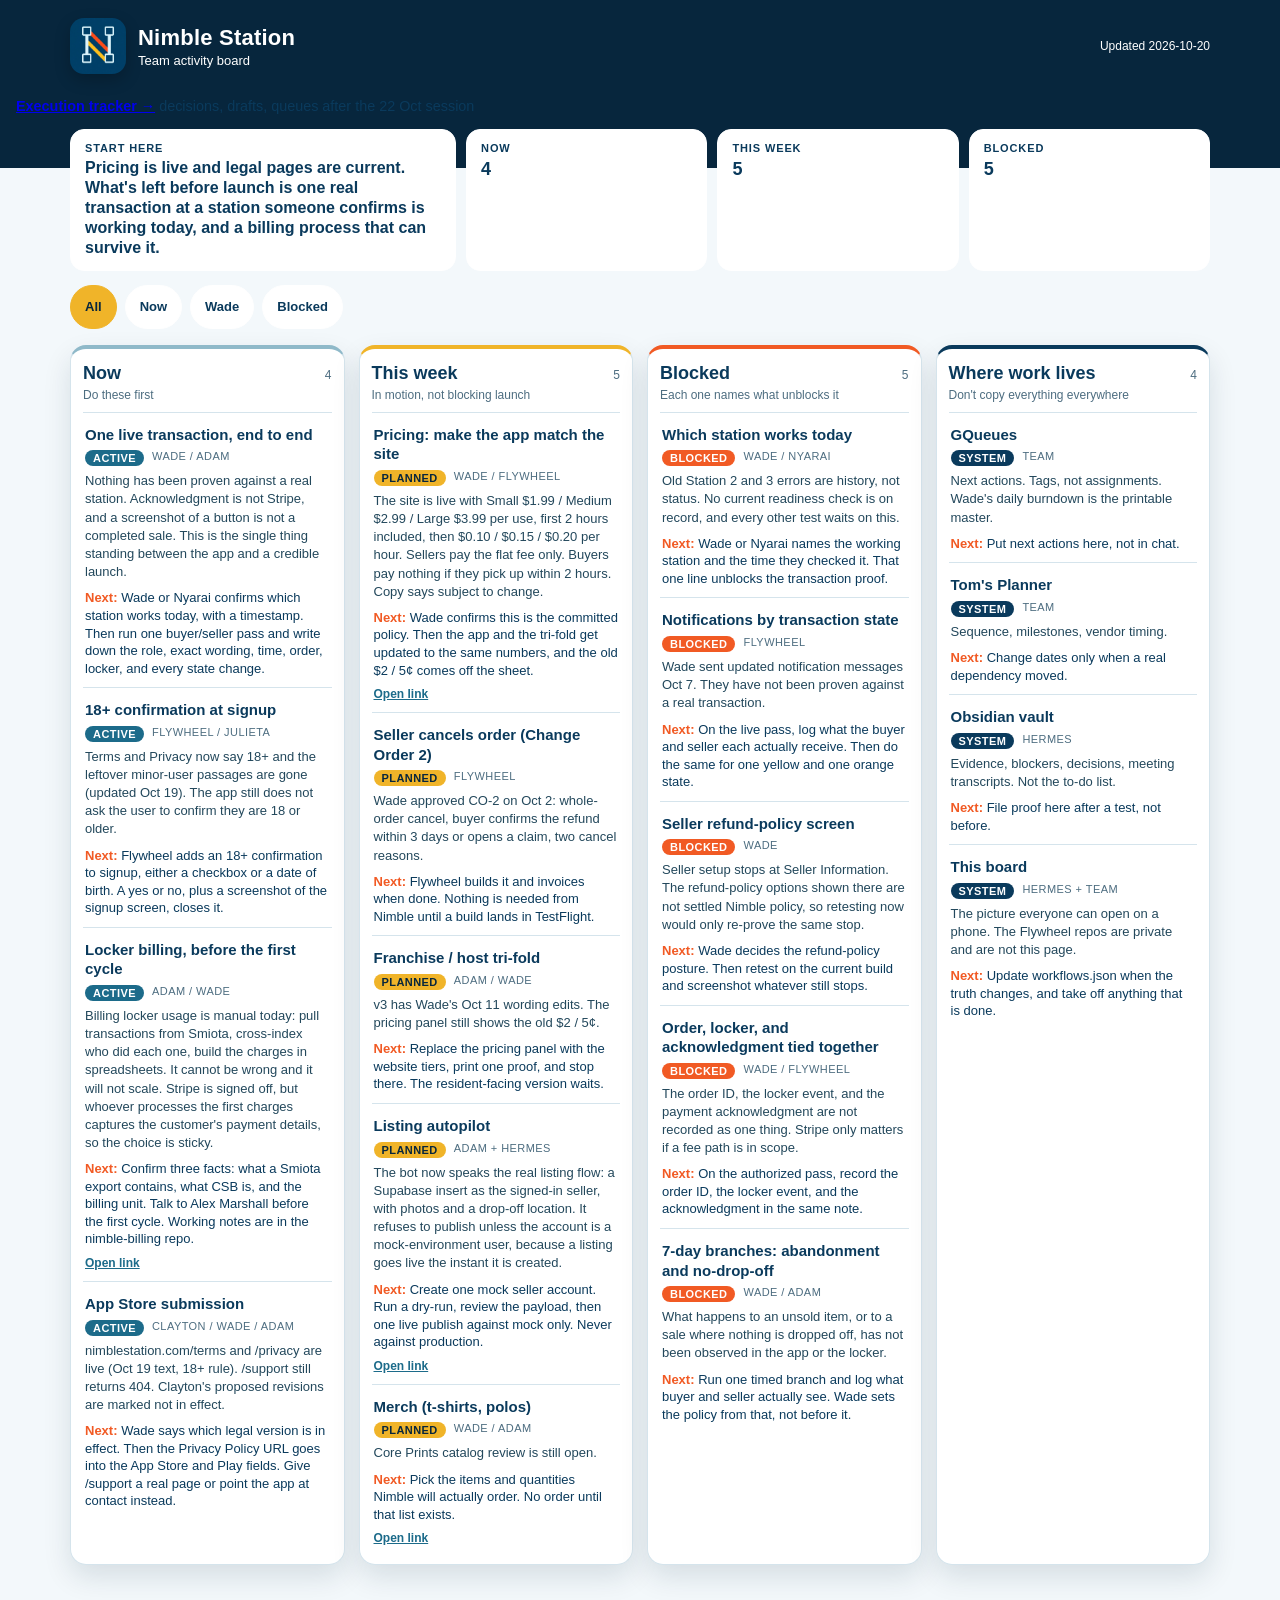
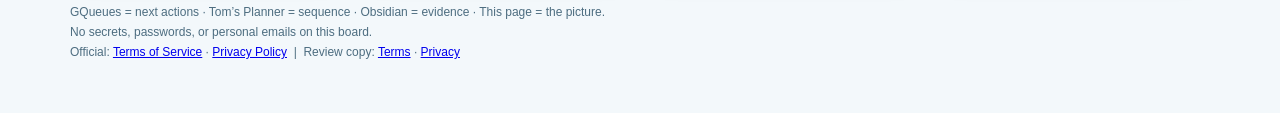
<file: index.html>
<!DOCTYPE html>
<html lang="en">
<head>
  <meta charset="utf-8">
  <meta name="viewport" content="width=device-width, initial-scale=1">
  <title>Nimble Station — Activity Board</title>
  <link rel="icon" href="assets/nimble-logo.png">
  <link rel="apple-touch-icon" href="assets/nimble-logo.png">
  <link rel="stylesheet" href="styles.css">
</head>
<body>
  <header class="top">
    <div class="brand">
      <img class="logo" src="assets/nimble-logo.png" alt="Nimble Station">
      <div>
        <h1>Nimble Station</h1>
        <p class="tag">Team activity board</p>
      </div>
    </div>
    <p class="updated" id="updated">Updated —</p>
  </header>
  <p style="padding:0 1rem;font-size:.9rem"><a href="execution/" style="font-weight:600">Execution tracker →</a> decisions, drafts, queues after the 22 Oct session</p>

  <section class="pulse" id="pulse"></section>
  <nav class="filters" id="filters" aria-label="Board filters">
    <button type="button" data-filter="all" class="on">All</button>
    <button type="button" data-filter="now">Now</button>
    <button type="button" data-filter="wade">Wade</button>
    <button type="button" data-filter="blocked">Blocked</button>
  </nav>

  <main id="board" class="board">
    <p class="loading">Loading board…</p>
  </main>

  <footer>
    <p>GQueues = next actions · Tom’s Planner = sequence · Obsidian = evidence · This page = the picture.</p>
    <p>No secrets, passwords, or personal emails on this board.</p>
    <p>Official: <a href="https://www.nimblestation.com/terms">Terms of Service</a> · <a href="https://www.nimblestation.com/privacy">Privacy Policy</a> &nbsp;|&nbsp; Review copy: <a href="terms-privacy-review/terms/">Terms</a> · <a href="terms-privacy-review/privacy/">Privacy</a></p>
  </footer>

  <script src="app.js"></script>
</body>
</html>
</file>
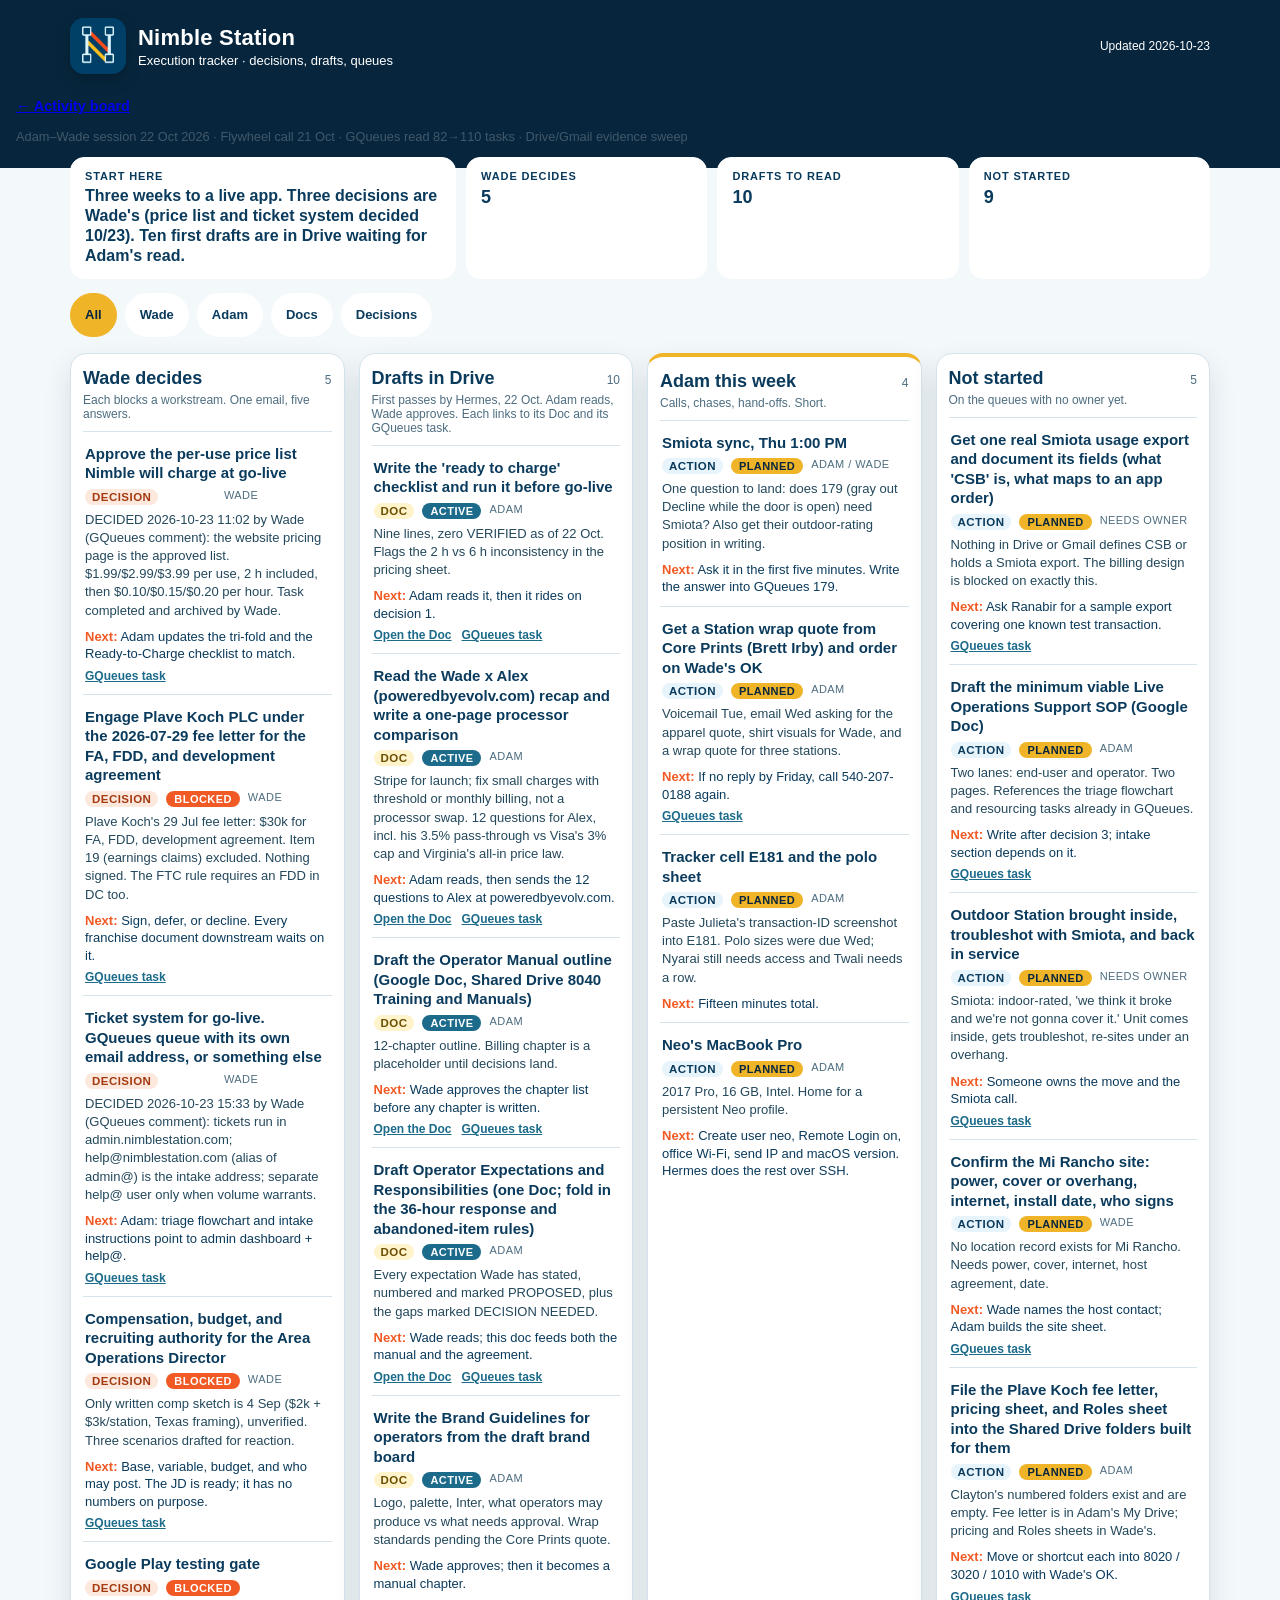
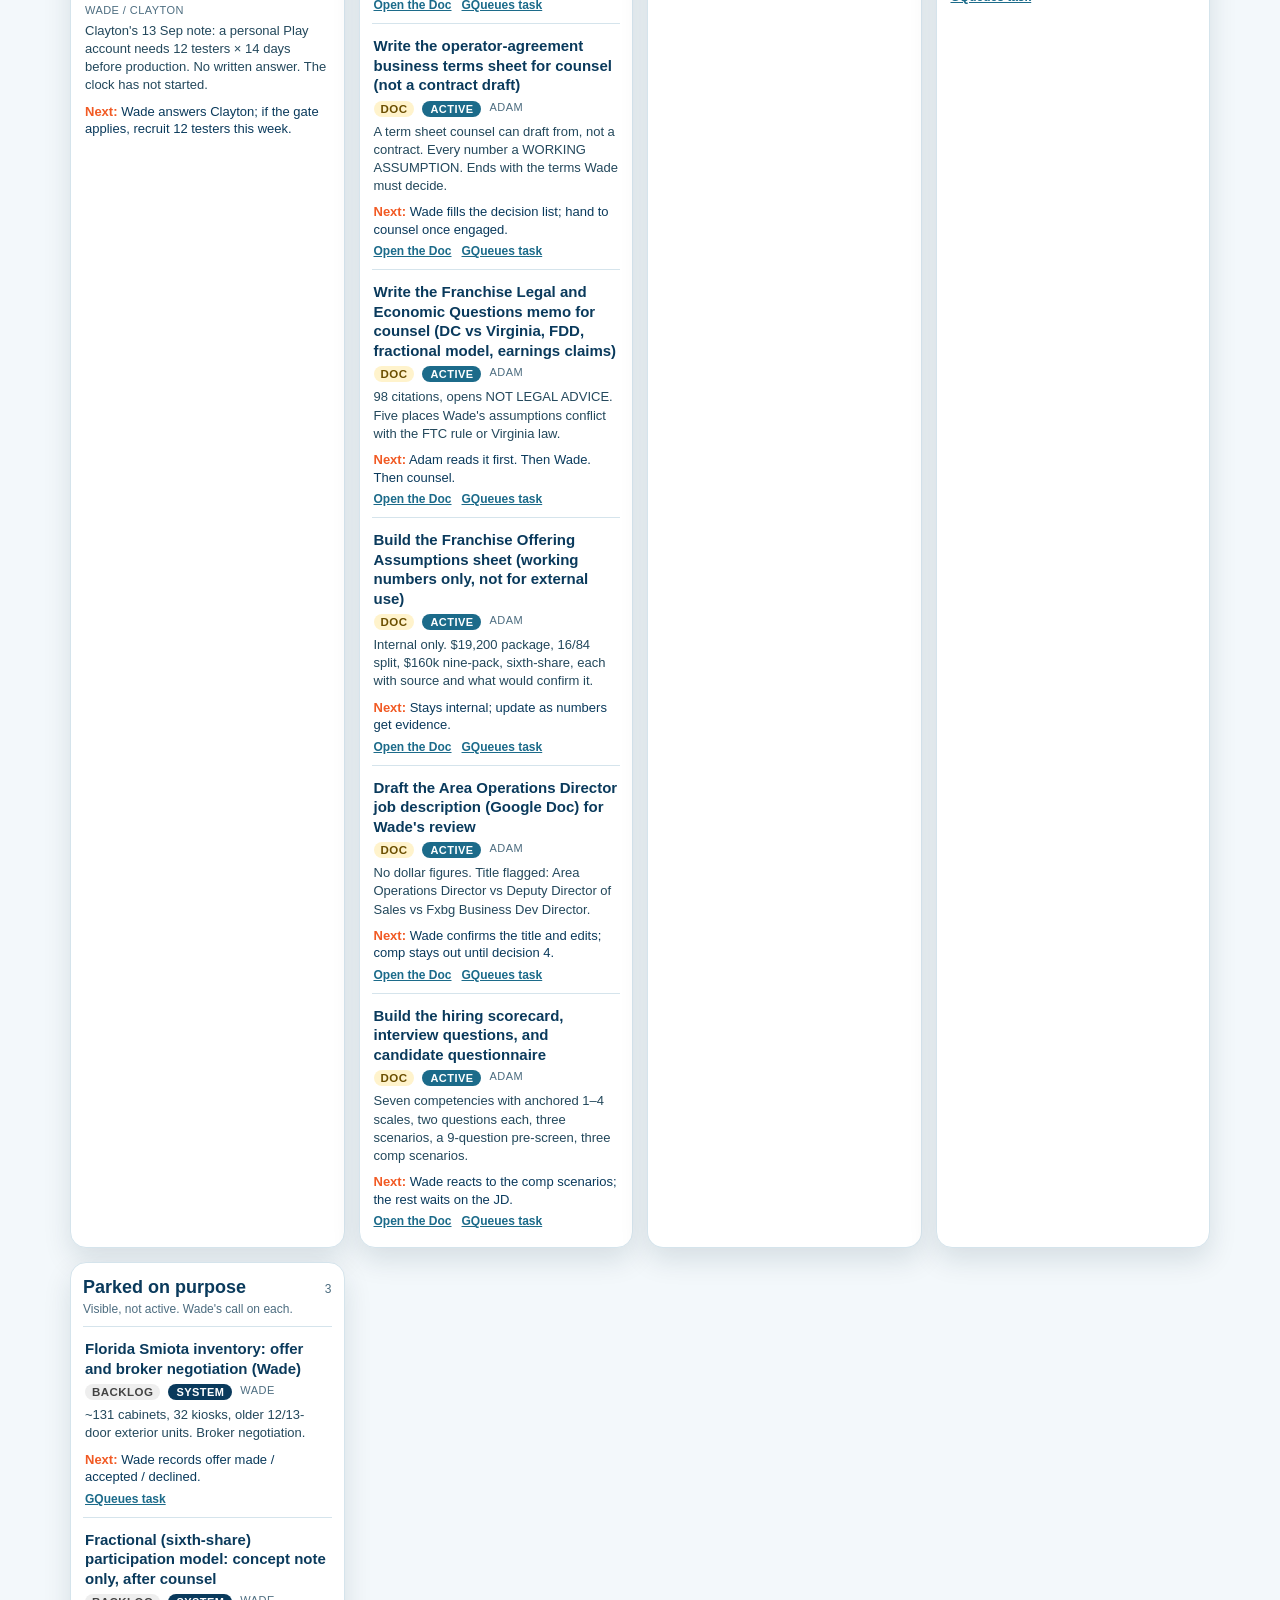
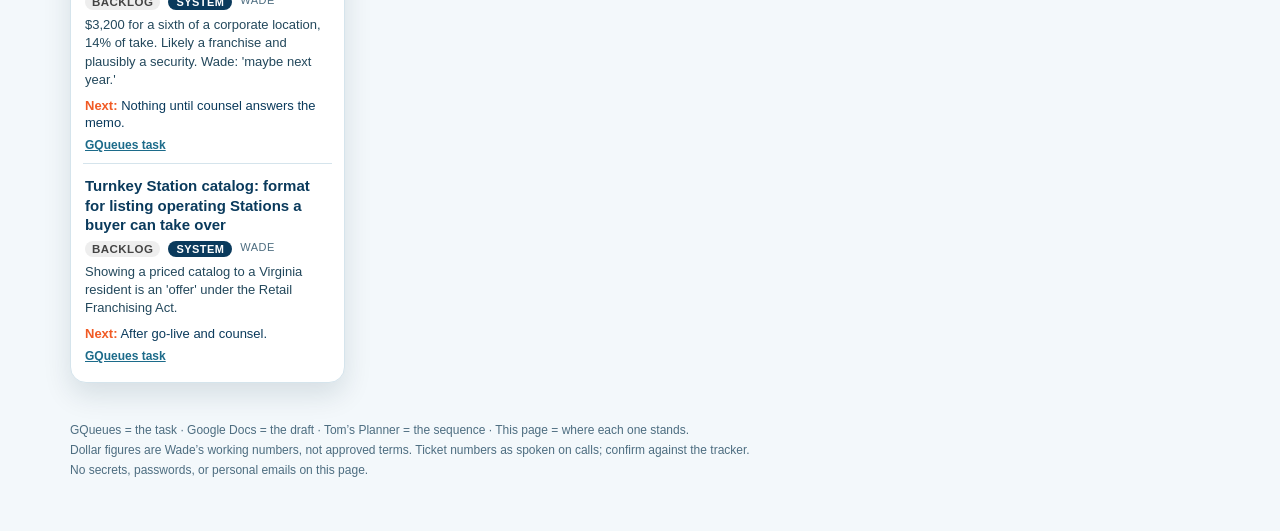
<file: execution/index.html>
<!DOCTYPE html>
<html lang="en">
<head>
  <meta charset="utf-8">
  <meta name="viewport" content="width=device-width, initial-scale=1">
  <title>Nimble Station — Execution Tracker</title>
  <link rel="icon" href="../assets/nimble-logo.png">
  <link rel="apple-touch-icon" href="../assets/nimble-logo.png">
  <link rel="stylesheet" href="../styles.css">
  <style>
    .kind { font-size: .72rem; font-weight: 700; letter-spacing: .04em; text-transform: uppercase; padding: 2px 7px; border-radius: 10px; background: #e8f4fb; color: #0a3a5c; }
    .kind.decision { background: #fde8de; color: #a33a10; }
    .kind.doc { background: #fff3cc; color: #6b4e00; }
    .kind.backlog { background: #eee; color: #444; }
    .links a { display: inline-block; margin: 6px 10px 0 0; font-weight: 600; }
    .crumbs { padding: 0 1rem; font-size: .9rem; }
    .crumbs a { font-weight: 600; }
    .source { padding: 0 1rem; font-size: .8rem; color: #41586b; }
  </style>
</head>
<body>
  <header class="top">
    <div class="brand">
      <img class="logo" src="../assets/nimble-logo.png" alt="Nimble Station">
      <div>
        <h1>Nimble Station</h1>
        <p class="tag">Execution tracker · decisions, drafts, queues</p>
      </div>
    </div>
    <p class="updated" id="updated">Updated —</p>
  </header>
  <p class="crumbs"><a href="../">← Activity board</a></p>
  <p class="source" id="source"></p>

  <section class="pulse" id="pulse"></section>
  <nav class="filters" id="filters" aria-label="Tracker filters">
    <button type="button" data-filter="all" class="on">All</button>
    <button type="button" data-filter="wade">Wade</button>
    <button type="button" data-filter="adam">Adam</button>
    <button type="button" data-filter="doc">Docs</button>
    <button type="button" data-filter="decision">Decisions</button>
  </nav>

  <main id="board" class="board">
    <p class="loading">Loading tracker…</p>
  </main>

  <footer>
    <p>GQueues = the task · Google Docs = the draft · Tom’s Planner = the sequence · This page = where each one stands.</p>
    <p>Dollar figures are Wade’s working numbers, not approved terms. Ticket numbers as spoken on calls; confirm against the tracker.</p>
    <p>No secrets, passwords, or personal emails on this page.</p>
  </footer>

  <script src="app.js"></script>
</body>
</html>
</file>
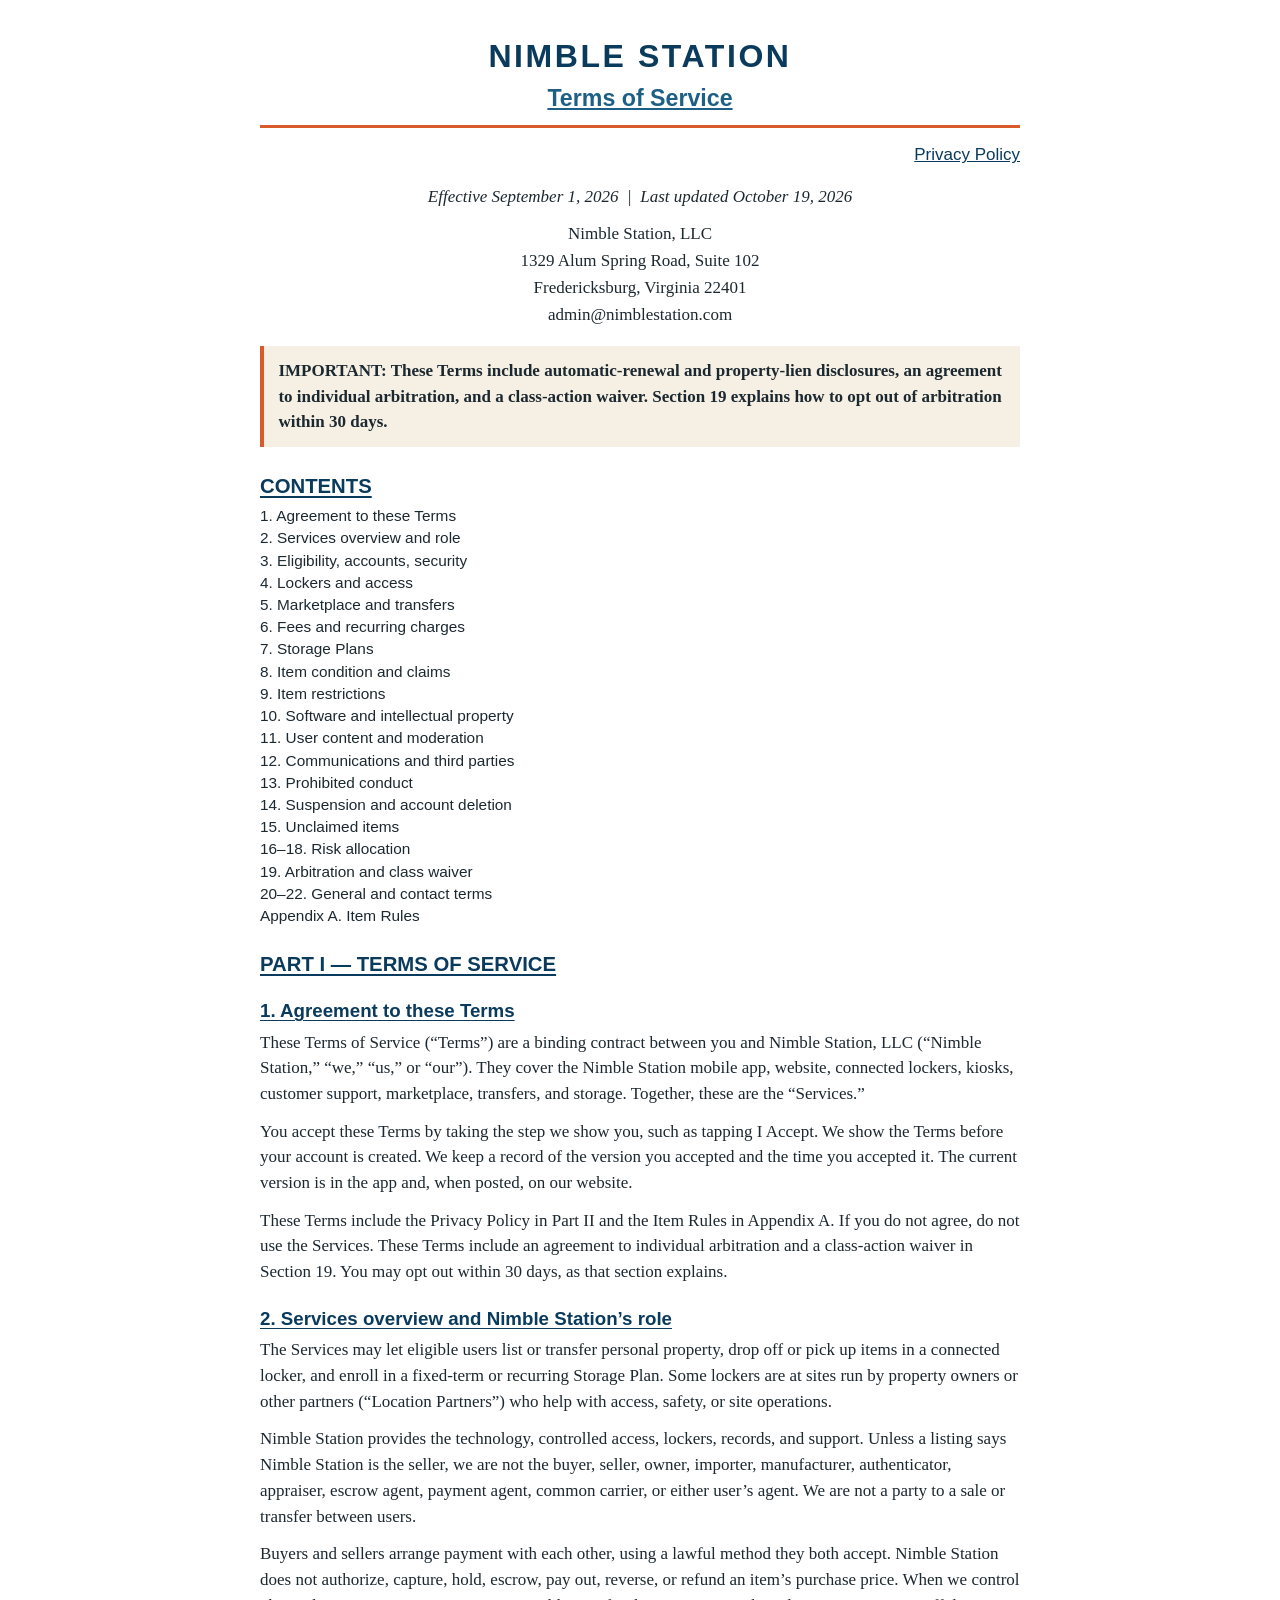
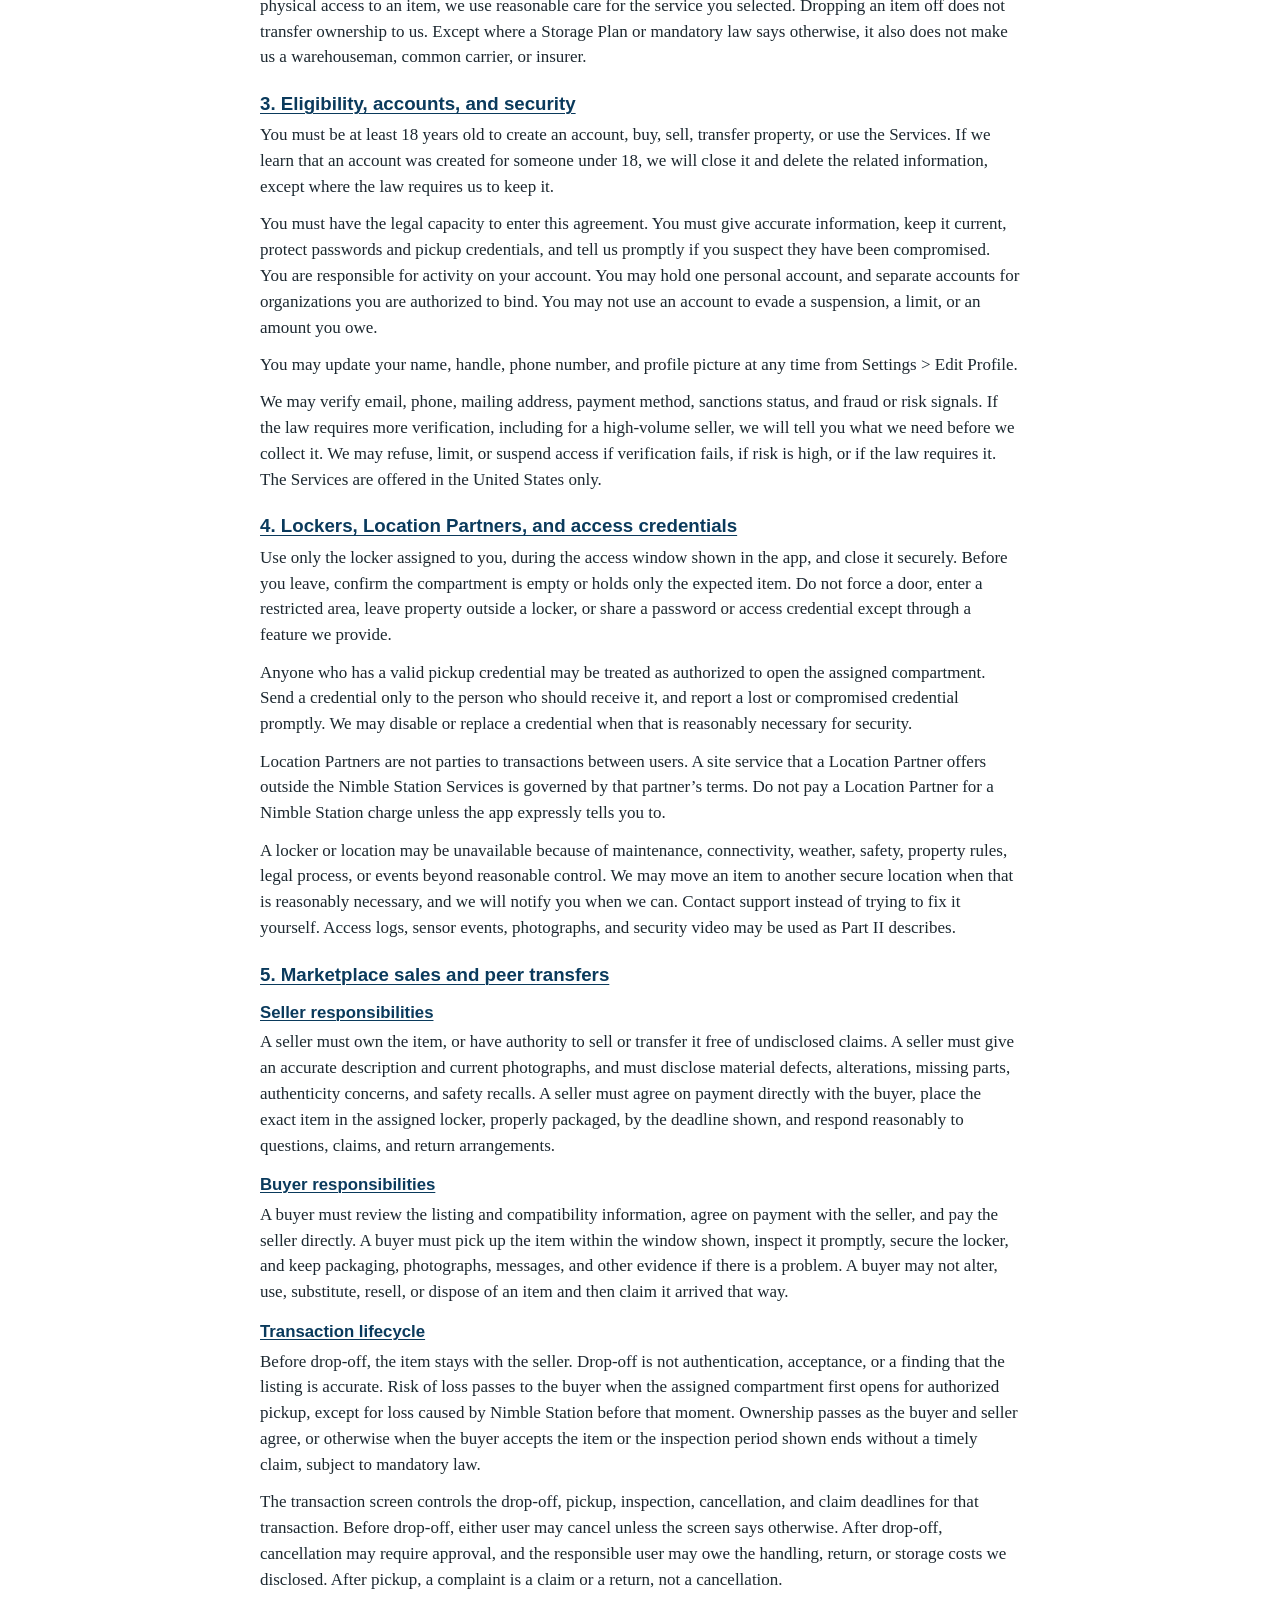
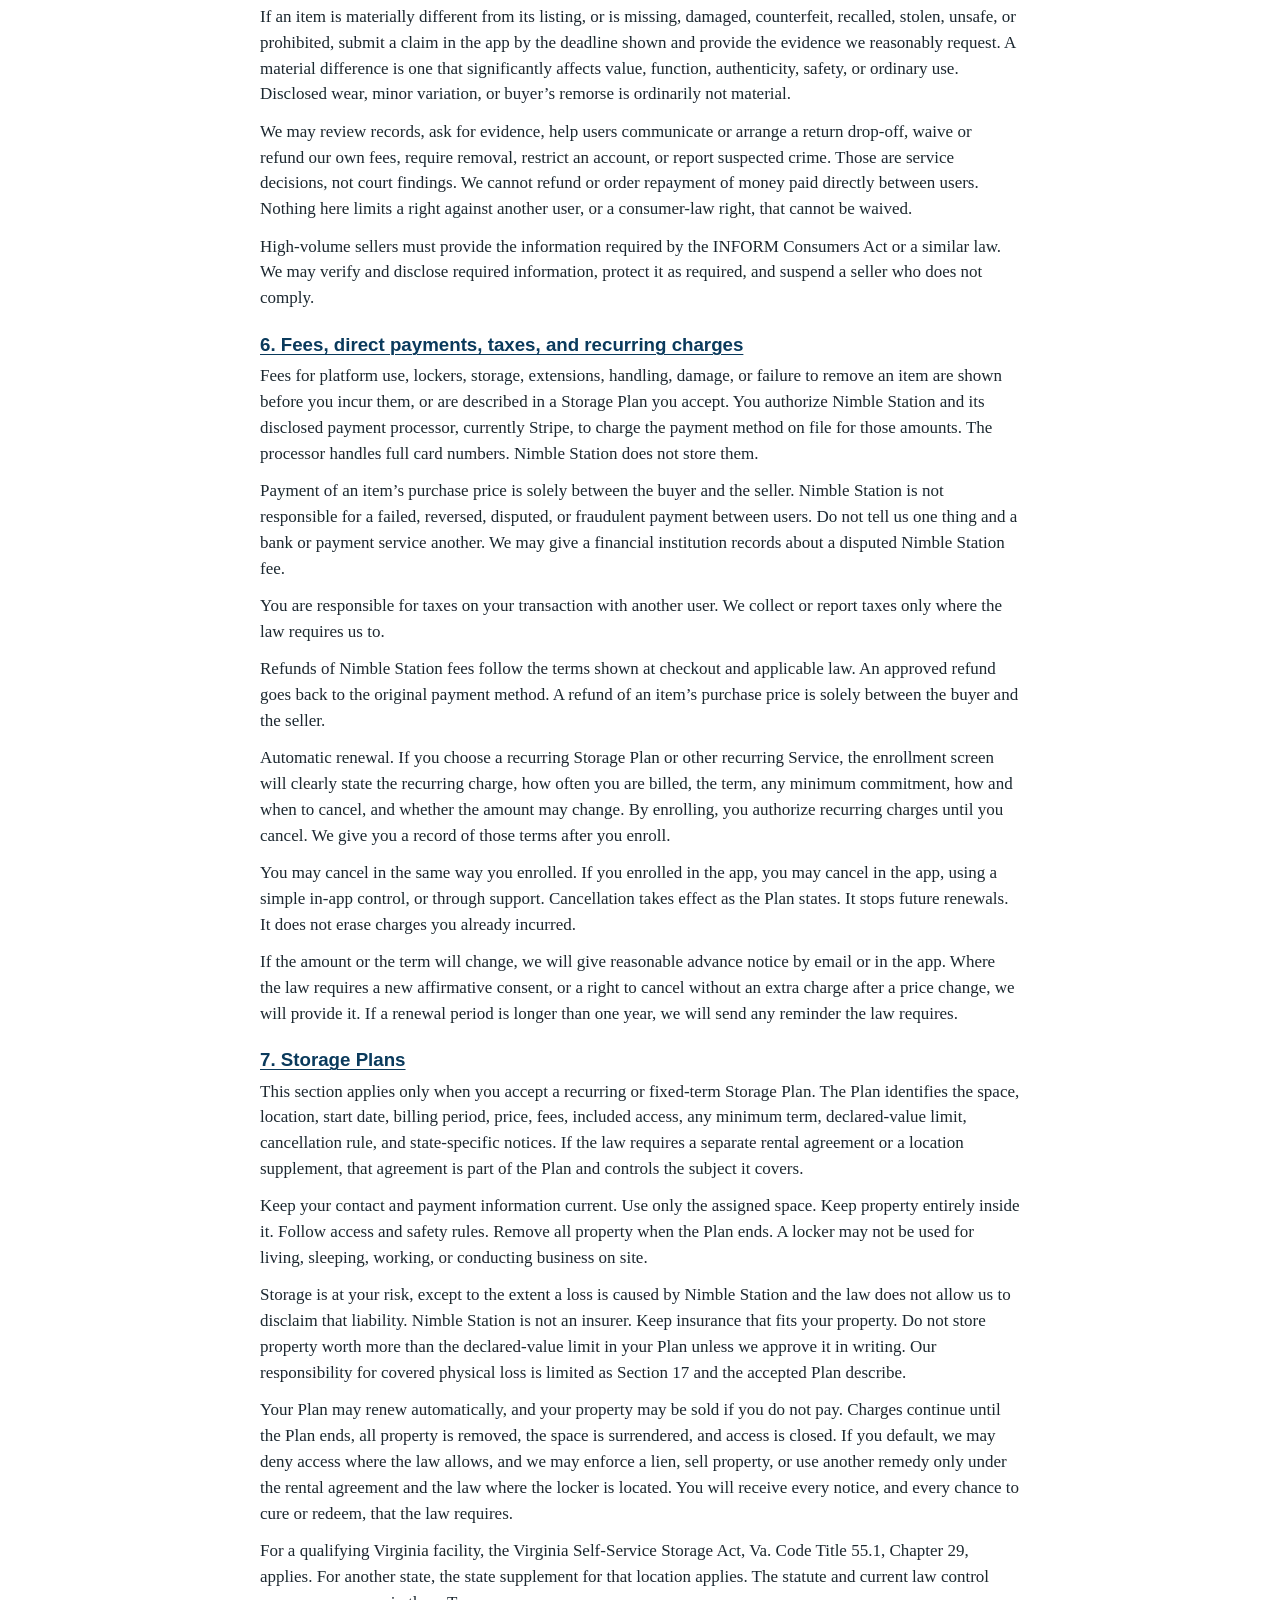
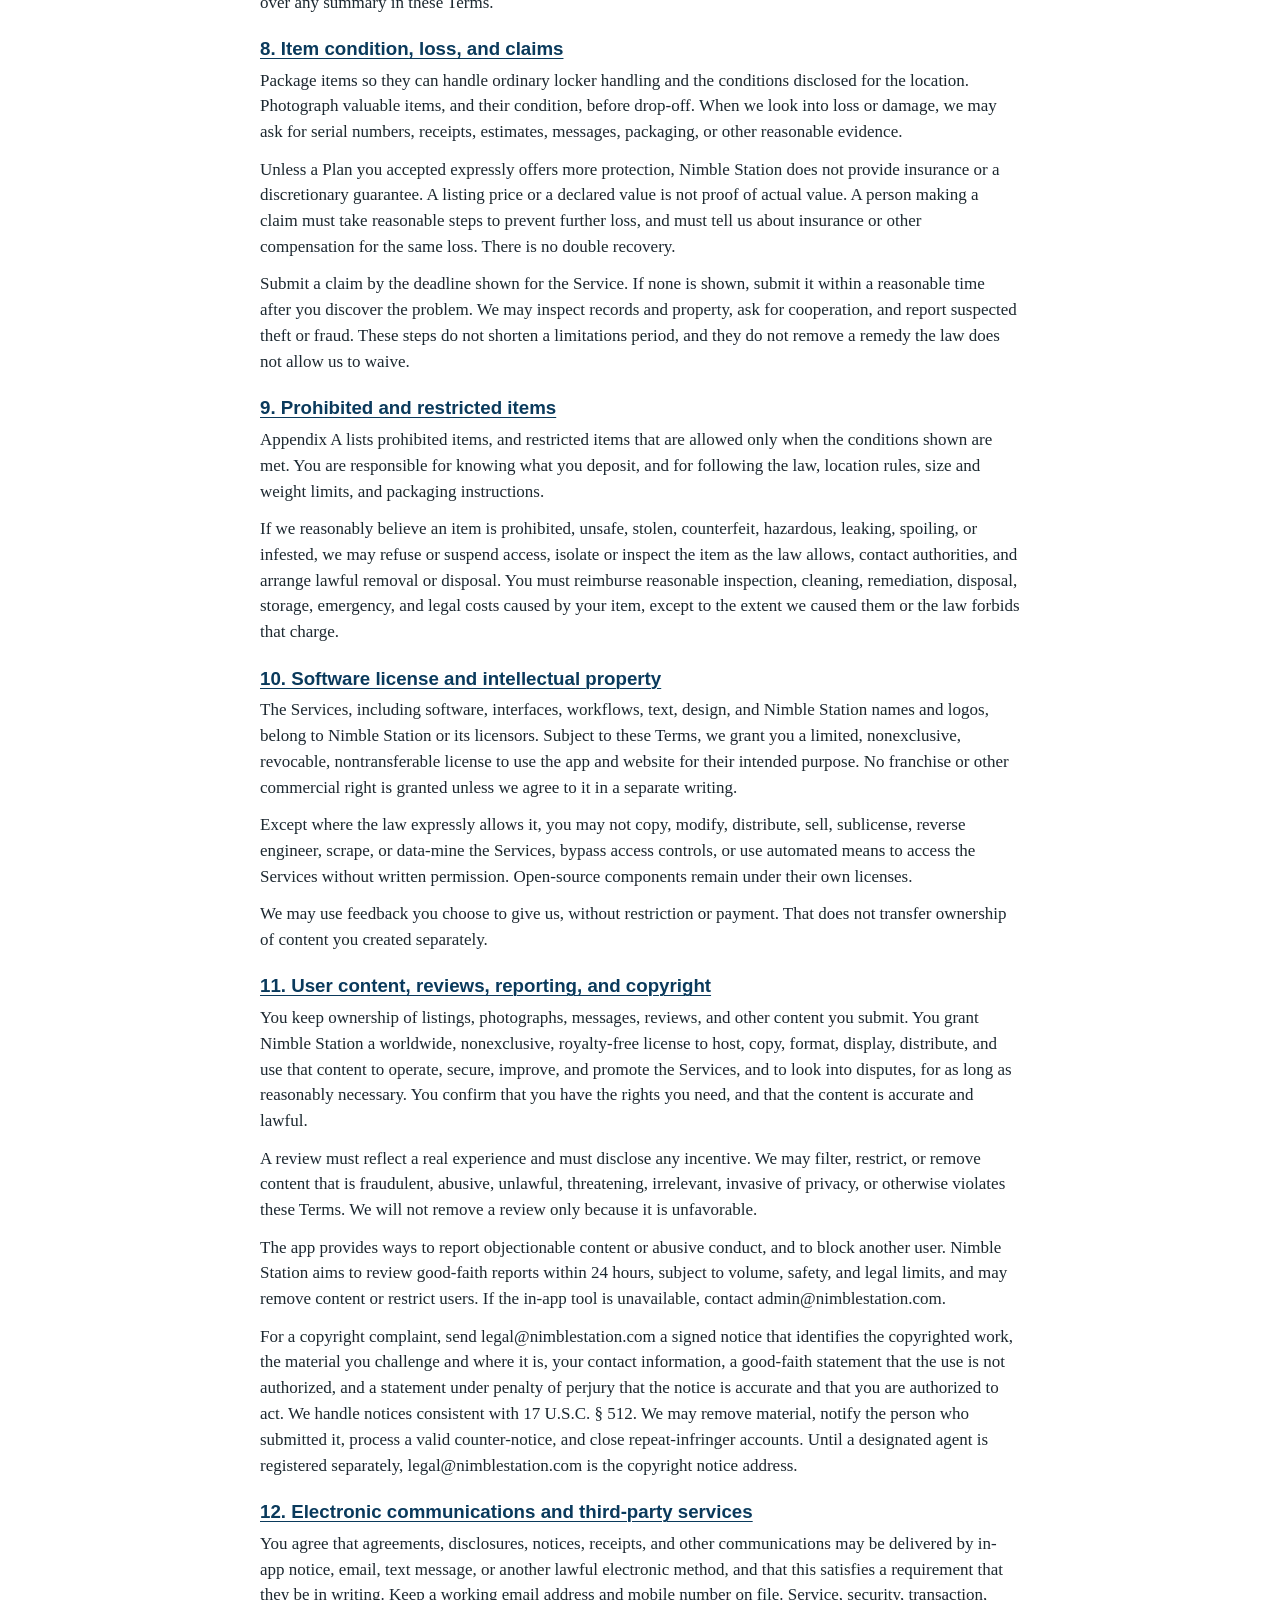
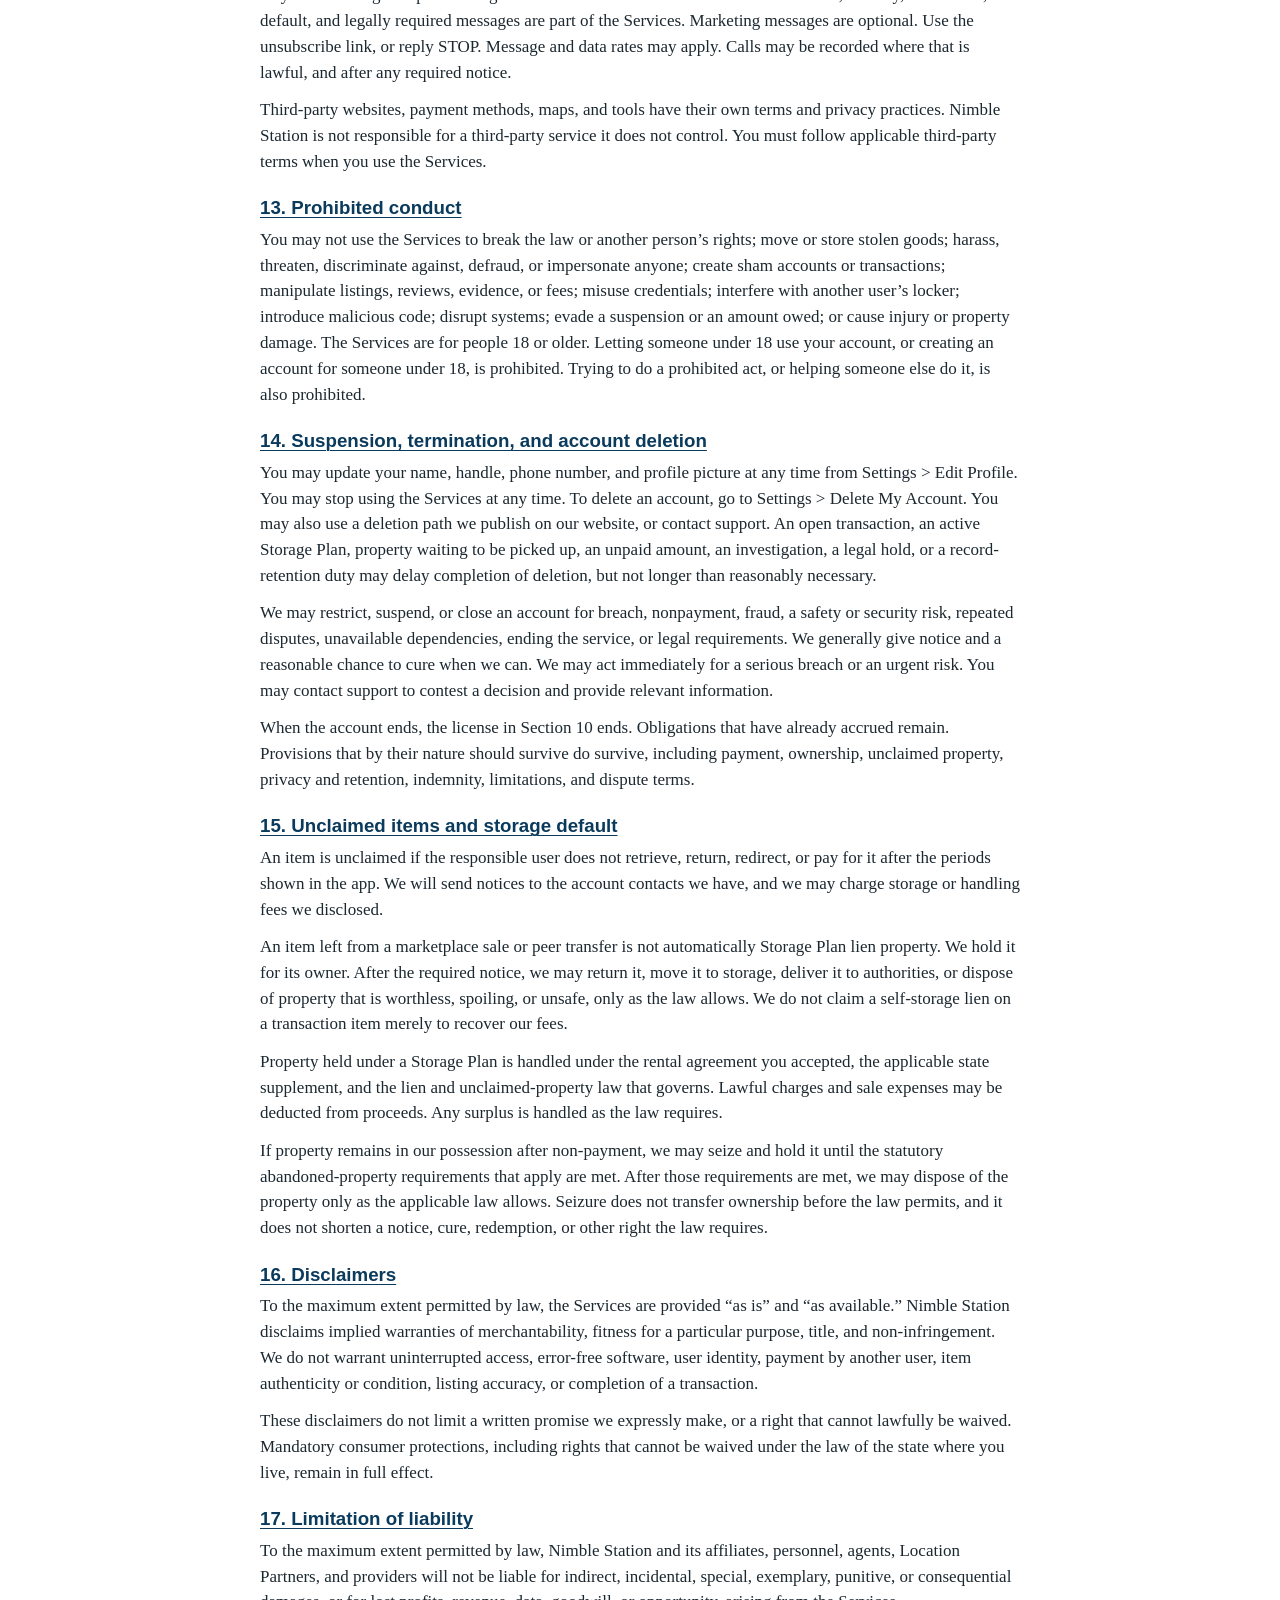
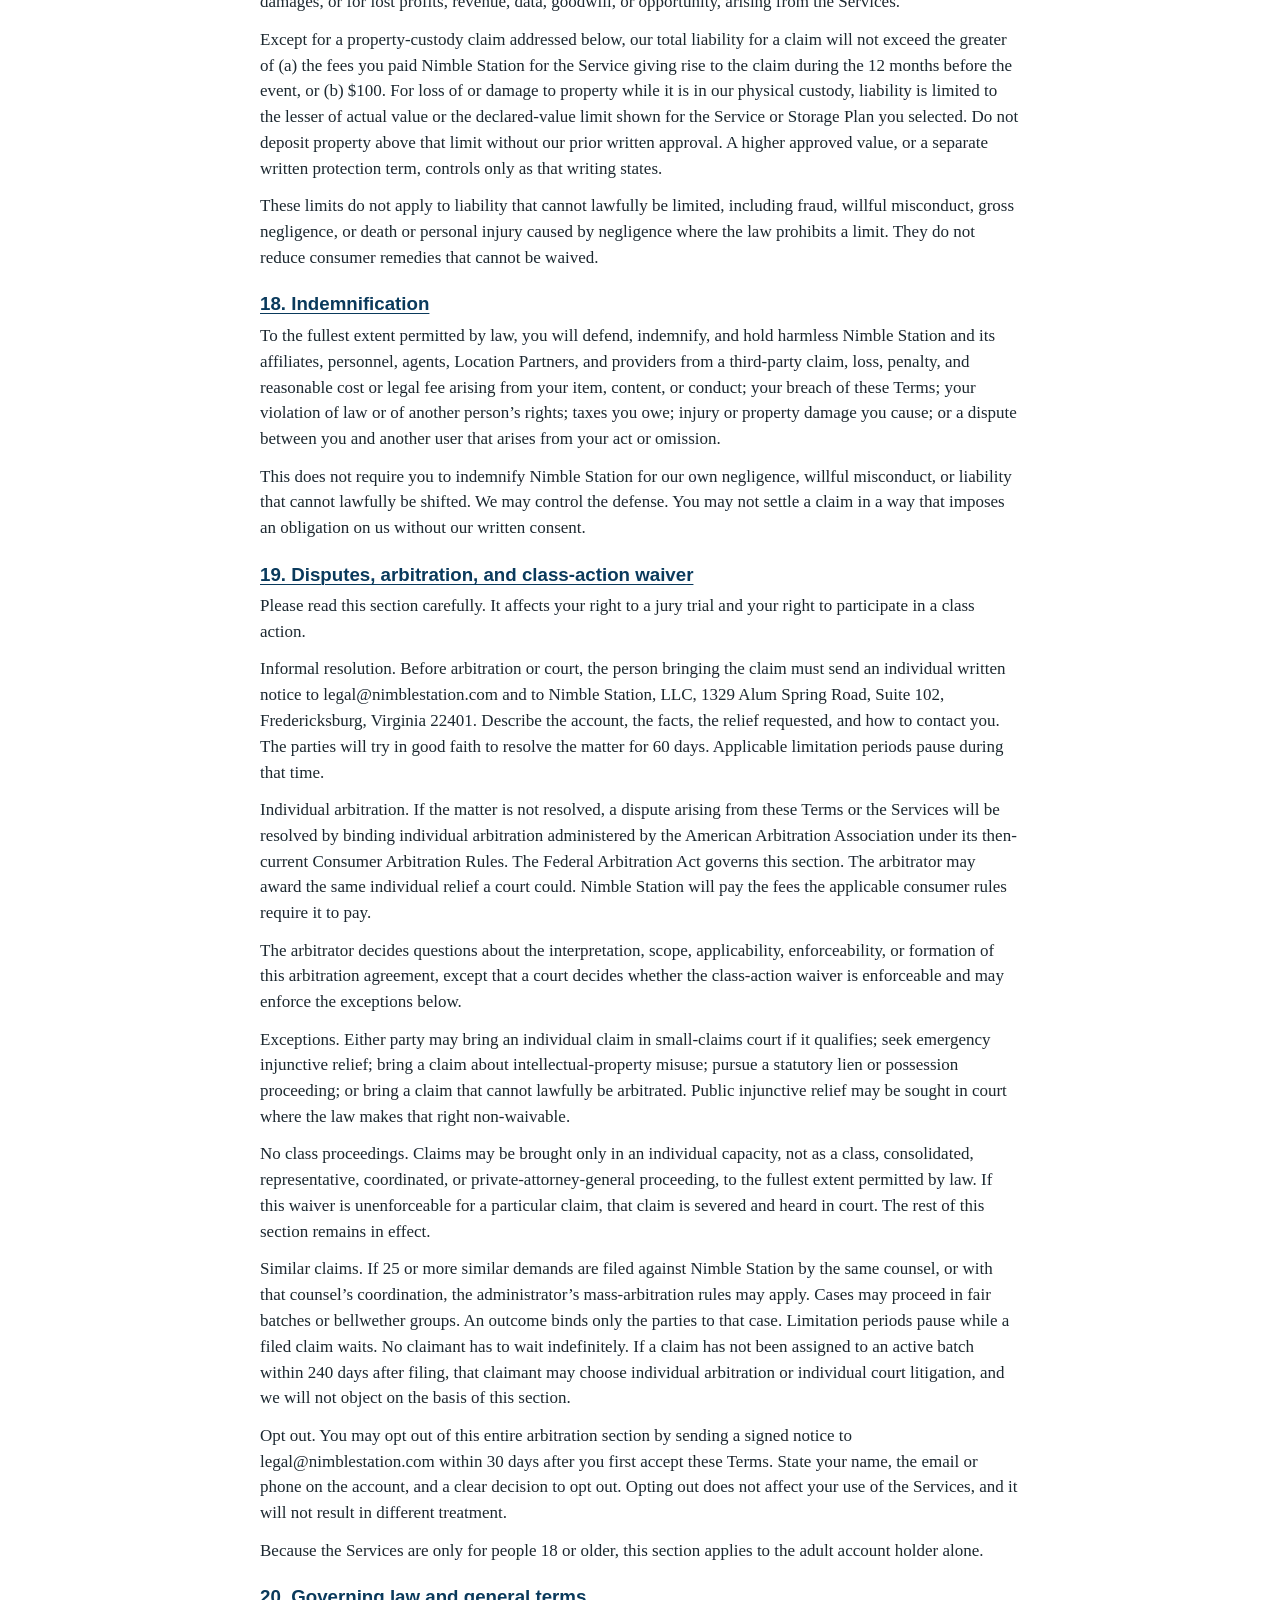
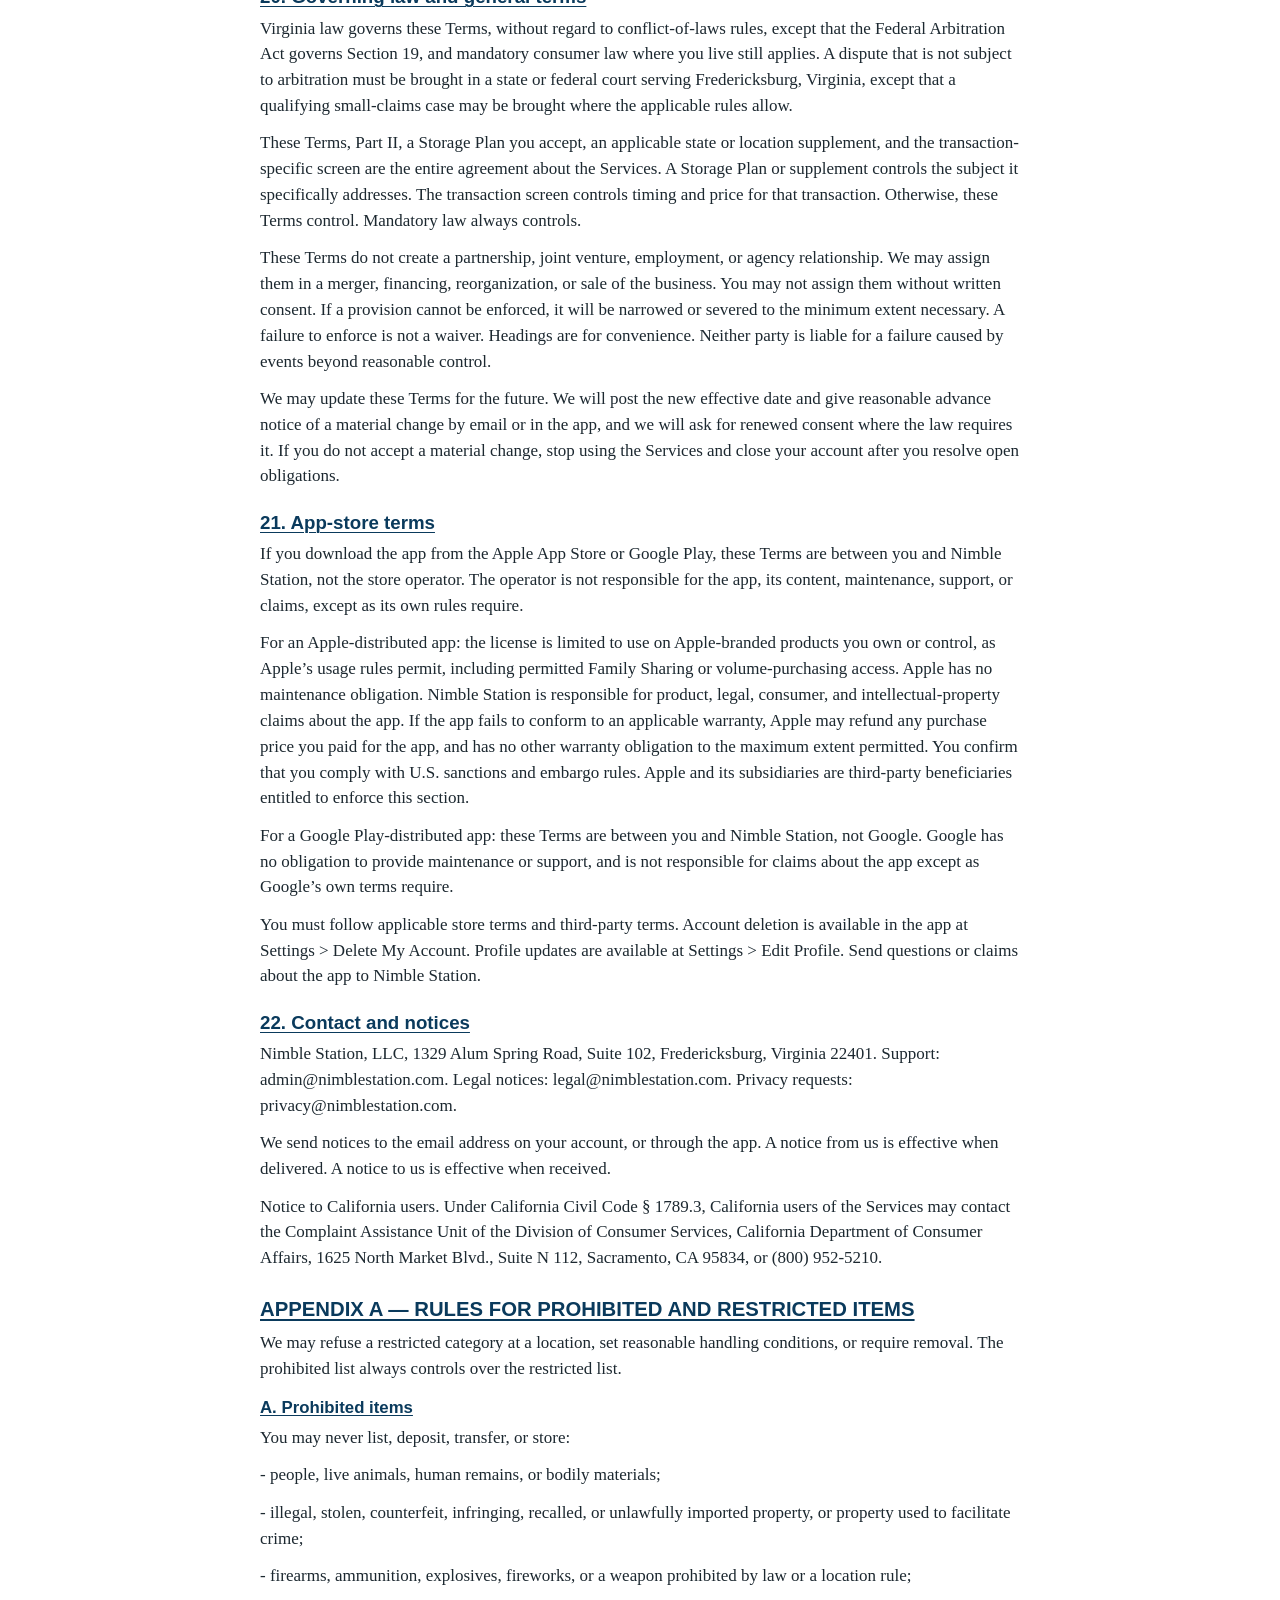
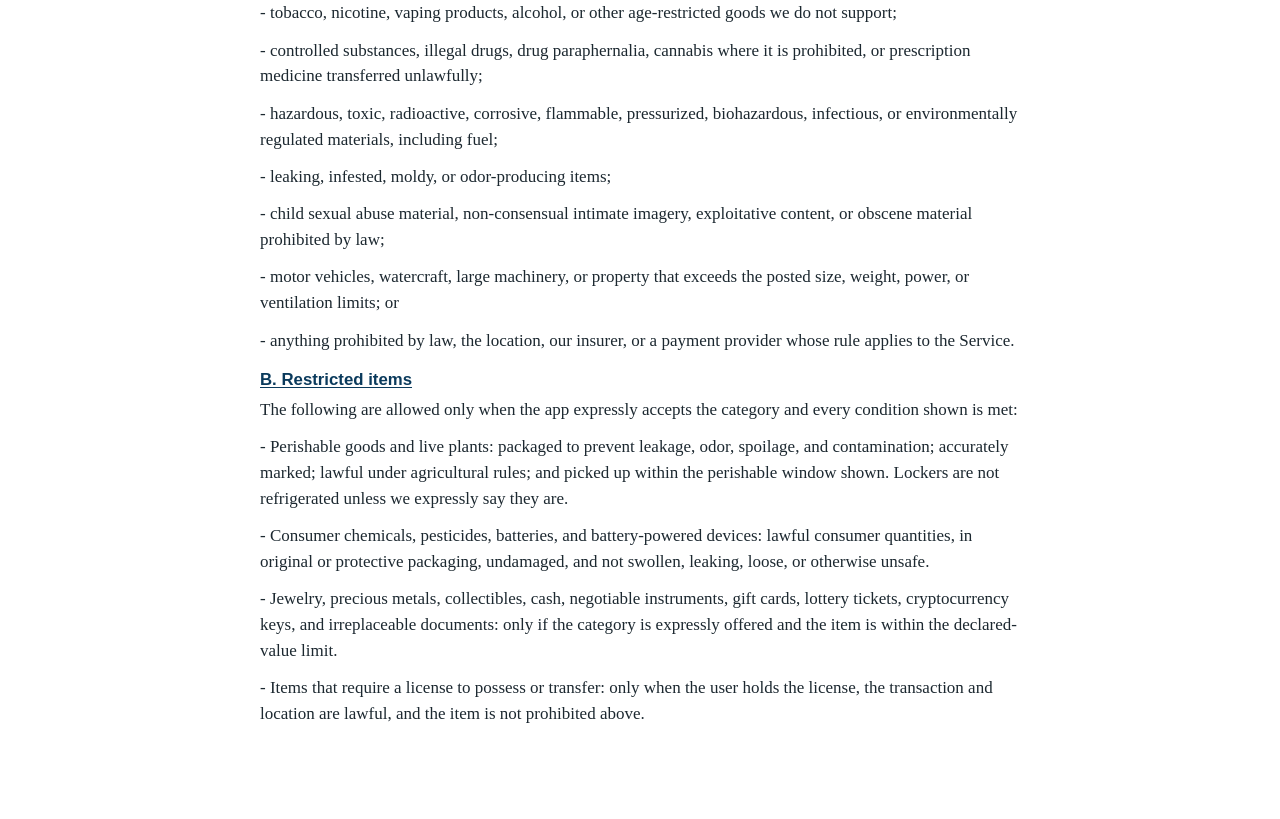
<file: terms-privacy-review/index.html>
<!DOCTYPE html>
<html lang="en">
<head>
<meta charset="utf-8">
<meta name="viewport" content="width=device-width, initial-scale=1">
<title>Nimble Station — Terms and Privacy</title>
<meta http-equiv="refresh" content="0; url=terms/">
<style>
  body { font-family: Georgia, serif; max-width: 680px; margin: 48px auto; padding: 0 20px; color: #1c2830; }
  a { color: #0a3a5c; }
</style>
</head>
<body>
  <h1>Nimble Station legal documents</h1>
  <p>The Terms of Service and Privacy Policy are separate documents.</p>
  <p><a href="terms/">Terms of Service</a></p>
  <p><a href="privacy/">Privacy Policy</a></p>
  <p>Earlier combined versions remain in <a href="archive/">the archive</a>.</p>
</body>
</html>
</file>
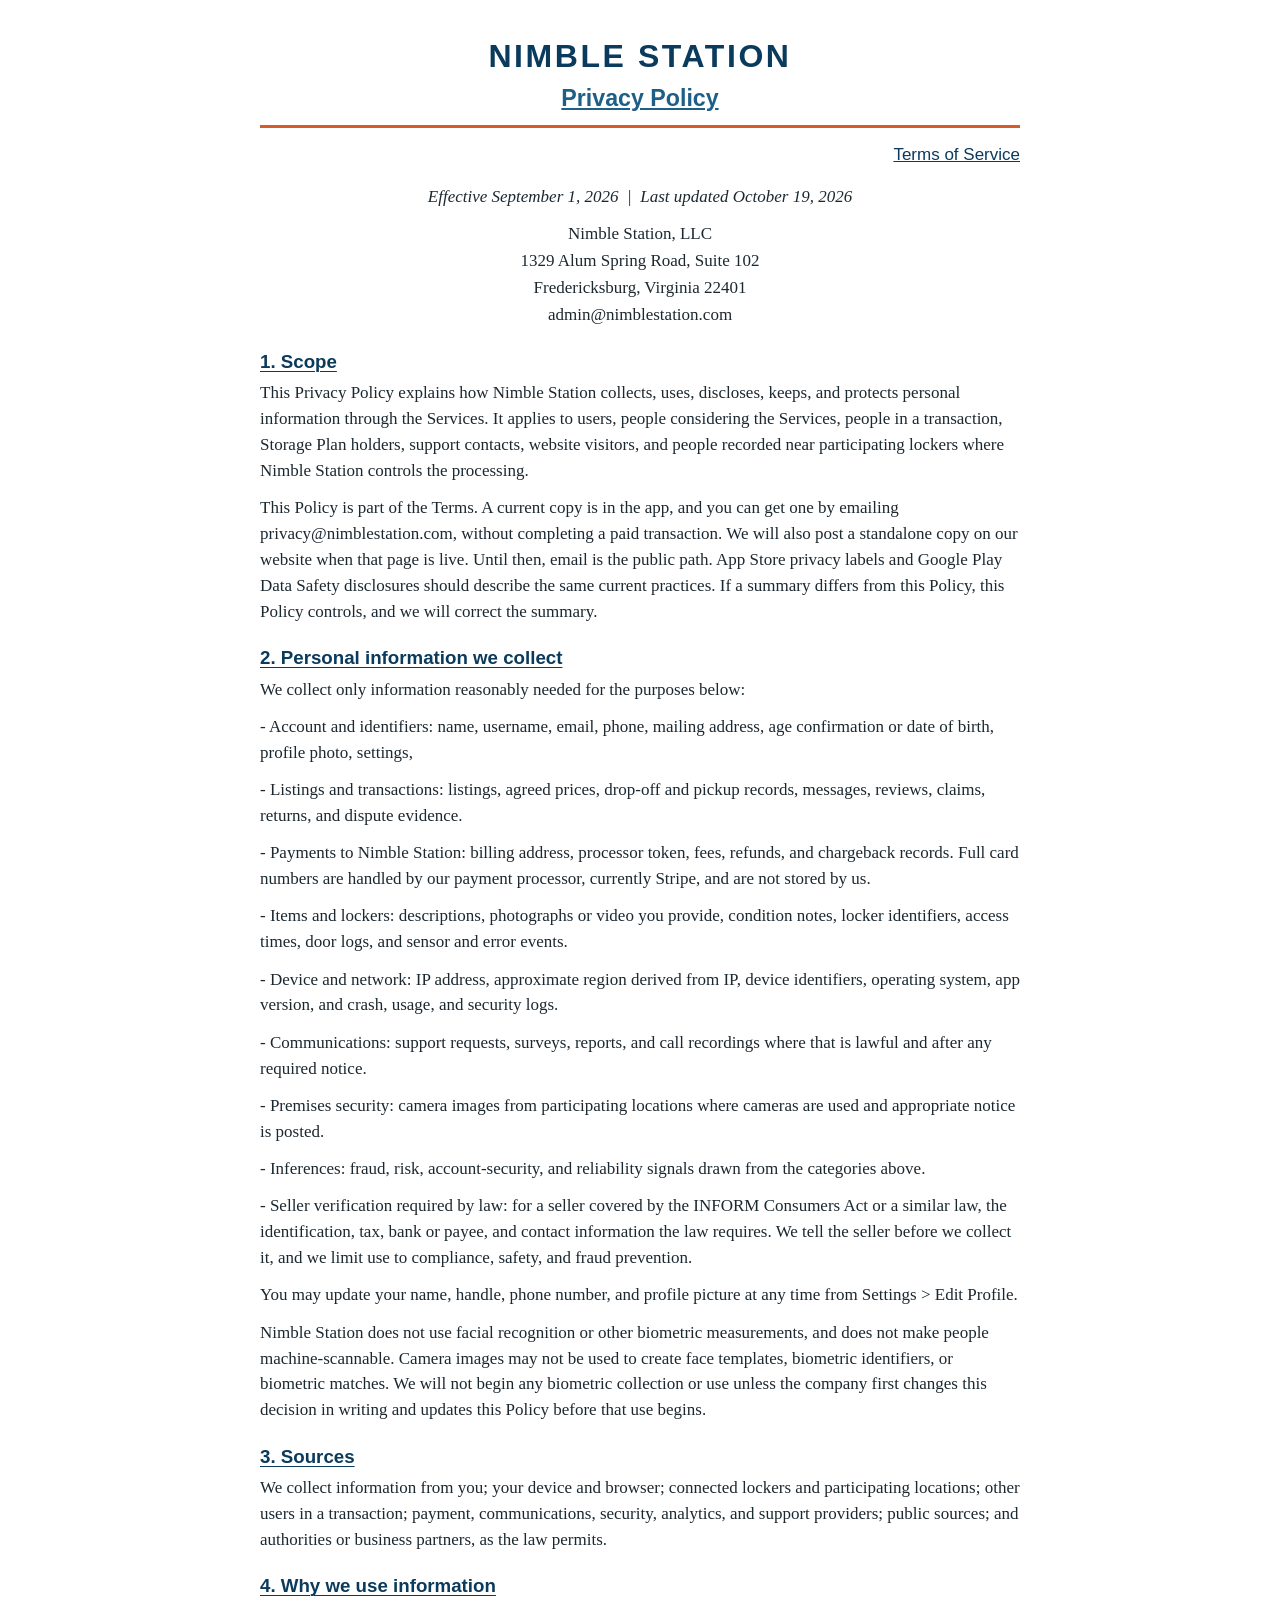
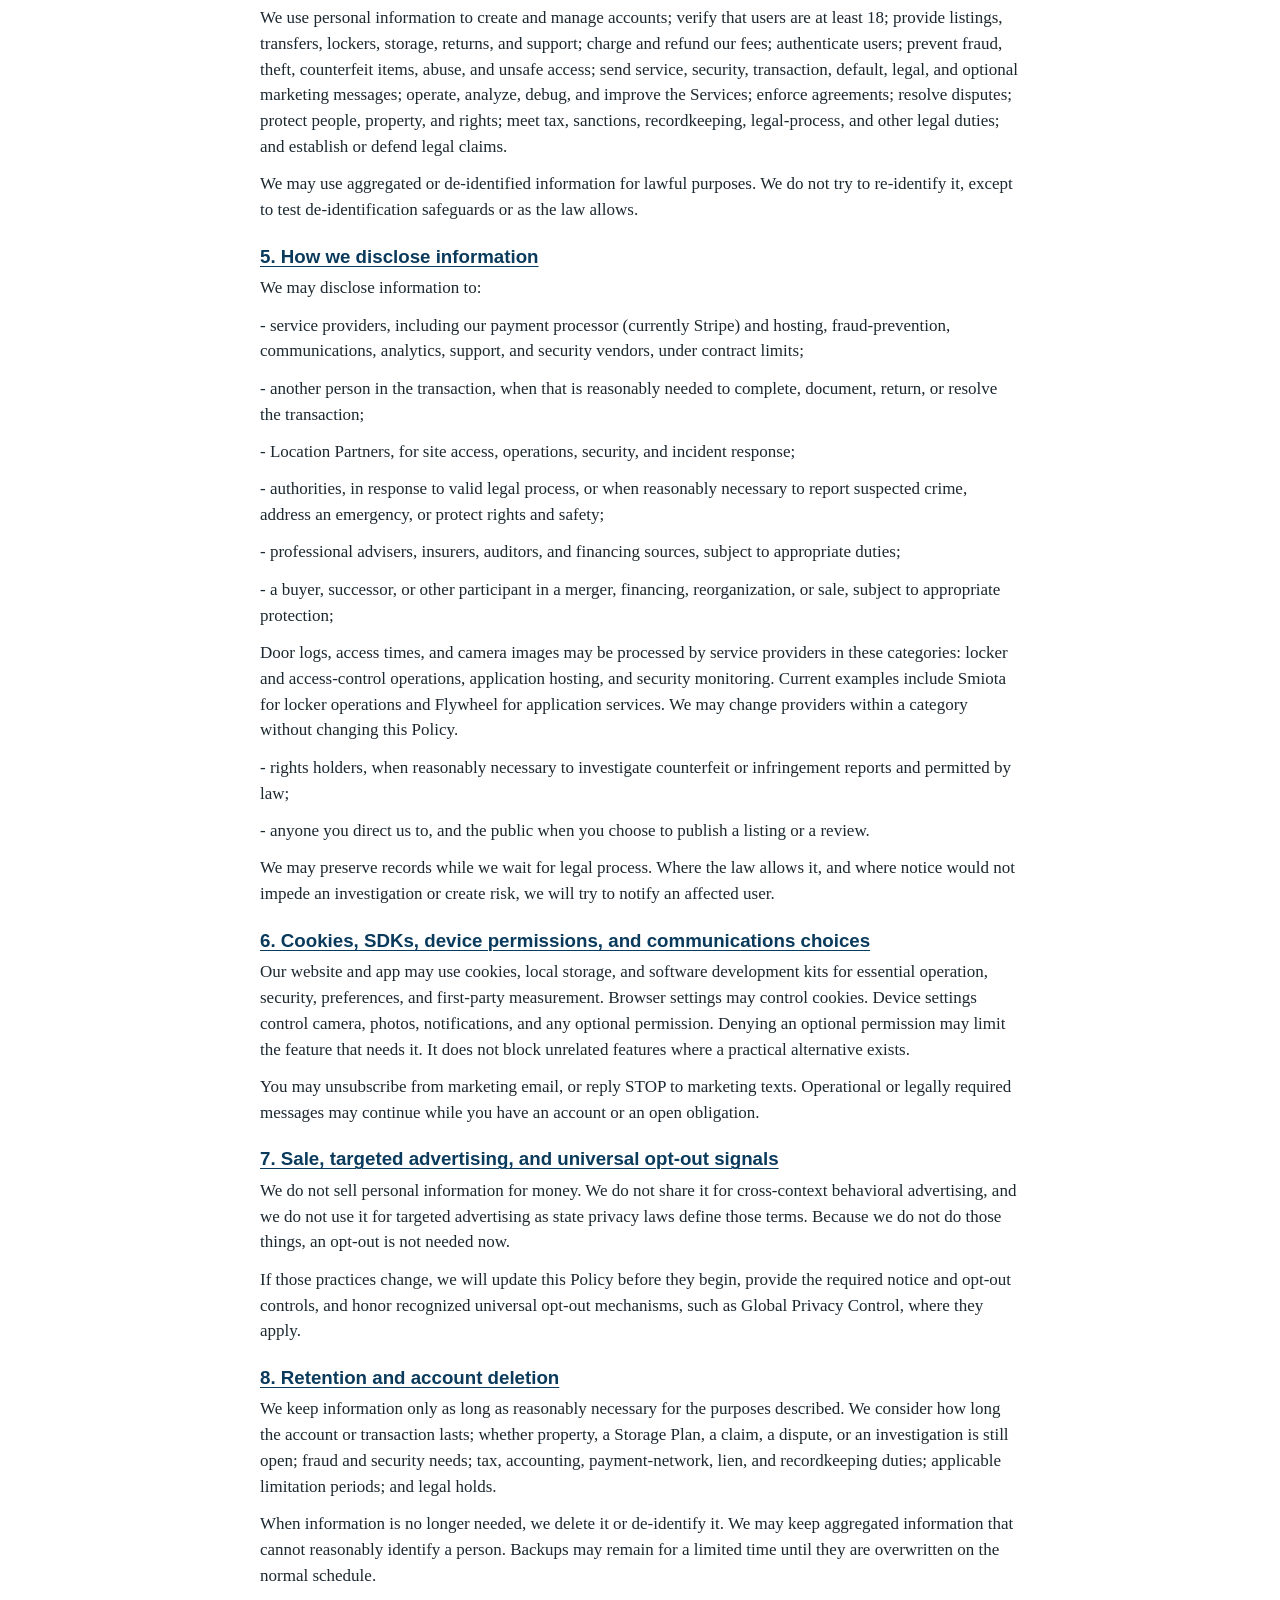
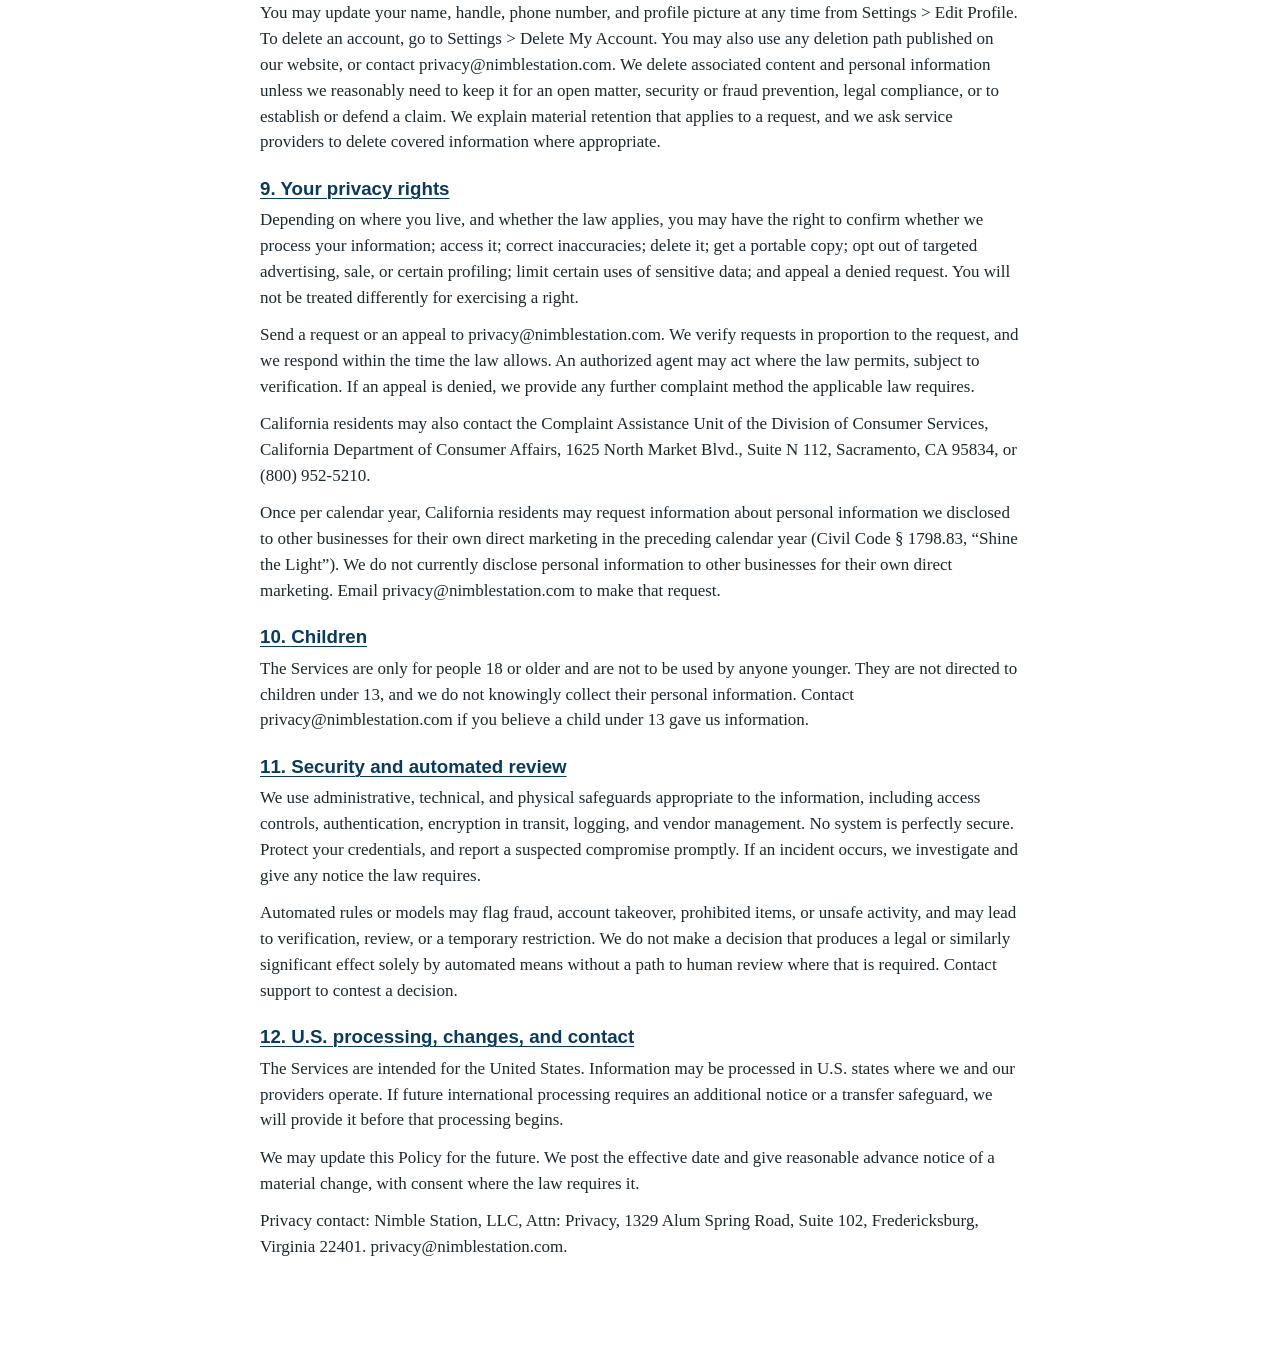
<file: terms-privacy-review/privacy/index.html>
<!DOCTYPE html>
<html lang="en"><head><meta charset="utf-8"><meta name="viewport" content="width=device-width, initial-scale=1"><title>Nimble Station — Privacy Policy</title><style>body{max-width:760px;margin:32px auto;padding:0 20px 48px;font-family:Georgia,serif;color:#1c2830;font-size:17px;line-height:1.52}header{padding-bottom:12px;border-bottom:3px solid #d95a2b;margin-bottom:14px}h1{margin:0;font-family:"Avenir Next",Arial,sans-serif;color:#0a3a5c;letter-spacing:.08em;text-align:center;font-size:2rem}.sub{text-align:center;color:#1d5f86;font:700 1.45rem/1.2 "Avenir Next",Arial,sans-serif;text-decoration:underline;margin:.3rem 0 0}.crosslink{margin:.5rem 0 1rem;text-align:right;font-family:"Avenir Next",Arial,sans-serif}.meta{text-align:center;font-style:italic;margin:.7rem 0}.contact{text-align:center;margin:.08rem 0}.important{font-weight:700;background:#f6f0e4;border-left:4px solid #d95a2b;padding:.75rem .9rem;margin:1.1rem 0}h2,h3{font-family:"Avenir Next",Arial,sans-serif;color:#0a3a5c;font-weight:750;text-decoration:underline;text-decoration-thickness:.08em;text-underline-offset:.14em}h2{font-size:1.17rem;line-height:1.25;margin:1.35rem 0 .45rem}h2.major{font-size:1.27rem;margin-top:1.65rem}h3{font-size:1.05rem;line-height:1.25;margin:1.05rem 0 .35rem}.toc{margin:0 0 1rem}.toc p{font-family:"Avenir Next",Arial,sans-serif;font-size:.96rem;line-height:1.28;margin:.16rem 0}p{margin:0 0 .72rem}a{color:#0a3a5c}@media(max-width:600px){body{margin:18px auto;padding:0 16px 36px;font-size:16px}.crosslink{text-align:left}h1{font-size:1.65rem}}</style></head>
<body><header><h1>NIMBLE STATION</h1><p class="sub">Privacy Policy</p></header><p class="crosslink"><a href="../terms/">Terms of Service</a></p><p class="meta">Effective September 1, 2026  |  Last updated October 19, 2026</p><p class="contact">Nimble Station, LLC</p><p class="contact">1329 Alum Spring Road, Suite 102</p><p class="contact">Fredericksburg, Virginia 22401</p><p class="contact">admin@nimblestation.com</p><h2>1. Scope</h2><p>This Privacy Policy explains how Nimble Station collects, uses, discloses, keeps, and protects personal information through the Services. It applies to users, people considering the Services, people in a transaction, Storage Plan holders, support contacts, website visitors, and people recorded near participating lockers where Nimble Station controls the processing.</p><p>This Policy is part of the Terms. A current copy is in the app, and you can get one by emailing privacy@nimblestation.com, without completing a paid transaction. We will also post a standalone copy on our website when that page is live. Until then, email is the public path. App Store privacy labels and Google Play Data Safety disclosures should describe the same current practices. If a summary differs from this Policy, this Policy controls, and we will correct the summary.</p><h2>2. Personal information we collect</h2><p>We collect only information reasonably needed for the purposes below:</p><p>- Account and identifiers: name, username, email, phone, mailing address, age confirmation or date of birth, profile photo, settings, </p><p>- Listings and transactions: listings, agreed prices, drop-off and pickup records, messages, reviews, claims, returns, and dispute evidence.</p><p>- Payments to Nimble Station: billing address, processor token, fees, refunds, and chargeback records. Full card numbers are handled by our payment processor, currently Stripe, and are not stored by us.</p><p>- Items and lockers: descriptions, photographs or video you provide, condition notes, locker identifiers, access times, door logs, and sensor and error events.</p><p>- Device and network: IP address, approximate region derived from IP, device identifiers, operating system, app version, and crash, usage, and security logs.</p><p>- Communications: support requests, surveys, reports, and call recordings where that is lawful and after any required notice.</p><p>- Premises security: camera images from participating locations where cameras are used and appropriate notice is posted.</p><p>- Inferences: fraud, risk, account-security, and reliability signals drawn from the categories above.</p><p>- Seller verification required by law: for a seller covered by the INFORM Consumers Act or a similar law, the identification, tax, bank or payee, and contact information the law requires. We tell the seller before we collect it, and we limit use to compliance, safety, and fraud prevention.</p><p>You may update your name, handle, phone number, and profile picture at any time from Settings &gt; Edit Profile.</p><p>Nimble Station does not use facial recognition or other biometric measurements, and does not make people machine-scannable. Camera images may not be used to create face templates, biometric identifiers, or biometric matches. We will not begin any biometric collection or use unless the company first changes this decision in writing and updates this Policy before that use begins.</p><h2>3. Sources</h2><p>We collect information from you; your device and browser; connected lockers and participating locations; other users in a transaction; payment, communications, security, analytics, and support providers; public sources; and authorities or business partners, as the law permits.</p><h2>4. Why we use information</h2><p>We use personal information to create and manage accounts; verify that users are at least 18; provide listings, transfers, lockers, storage, returns, and support; charge and refund our fees; authenticate users; prevent fraud, theft, counterfeit items, abuse, and unsafe access; send service, security, transaction, default, legal, and optional marketing messages; operate, analyze, debug, and improve the Services; enforce agreements; resolve disputes; protect people, property, and rights; meet tax, sanctions, recordkeeping, legal-process, and other legal duties; and establish or defend legal claims.</p><p>We may use aggregated or de-identified information for lawful purposes. We do not try to re-identify it, except to test de-identification safeguards or as the law allows.</p><h2>5. How we disclose information</h2><p>We may disclose information to:</p><p>- service providers, including our payment processor (currently Stripe) and hosting, fraud-prevention, communications, analytics, support, and security vendors, under contract limits;</p><p>- another person in the transaction, when that is reasonably needed to complete, document, return, or resolve the transaction;</p><p>- Location Partners, for site access, operations, security, and incident response;</p><p>- authorities, in response to valid legal process, or when reasonably necessary to report suspected crime, address an emergency, or protect rights and safety;</p><p>- professional advisers, insurers, auditors, and financing sources, subject to appropriate duties;</p><p>- a buyer, successor, or other participant in a merger, financing, reorganization, or sale, subject to appropriate protection;</p><p>Door logs, access times, and camera images may be processed by service providers in these categories: locker and access-control operations, application hosting, and security monitoring. Current examples include Smiota for locker operations and Flywheel for application services. We may change providers within a category without changing this Policy.</p><p>- rights holders, when reasonably necessary to investigate counterfeit or infringement reports and permitted by law;</p><p>- anyone you direct us to, and the public when you choose to publish a listing or a review.</p><p>We may preserve records while we wait for legal process. Where the law allows it, and where notice would not impede an investigation or create risk, we will try to notify an affected user.</p><h2>6. Cookies, SDKs, device permissions, and communications choices</h2><p>Our website and app may use cookies, local storage, and software development kits for essential operation, security, preferences, and first-party measurement. Browser settings may control cookies. Device settings control camera, photos, notifications, and any optional permission. Denying an optional permission may limit the feature that needs it. It does not block unrelated features where a practical alternative exists.</p><p>You may unsubscribe from marketing email, or reply STOP to marketing texts. Operational or legally required messages may continue while you have an account or an open obligation.</p><h2>7. Sale, targeted advertising, and universal opt-out signals</h2><p>We do not sell personal information for money. We do not share it for cross-context behavioral advertising, and we do not use it for targeted advertising as state privacy laws define those terms. Because we do not do those things, an opt-out is not needed now.</p><p>If those practices change, we will update this Policy before they begin, provide the required notice and opt-out controls, and honor recognized universal opt-out mechanisms, such as Global Privacy Control, where they apply.</p><h2>8. Retention and account deletion</h2><p>We keep information only as long as reasonably necessary for the purposes described. We consider how long the account or transaction lasts; whether property, a Storage Plan, a claim, a dispute, or an investigation is still open; fraud and security needs; tax, accounting, payment-network, lien, and recordkeeping duties; applicable limitation periods; and legal holds.</p><p>When information is no longer needed, we delete it or de-identify it. We may keep aggregated information that cannot reasonably identify a person. Backups may remain for a limited time until they are overwritten on the normal schedule.</p><p>You may update your name, handle, phone number, and profile picture at any time from Settings &gt; Edit Profile. To delete an account, go to Settings &gt; Delete My Account. You may also use any deletion path published on our website, or contact privacy@nimblestation.com. We delete associated content and personal information unless we reasonably need to keep it for an open matter, security or fraud prevention, legal compliance, or to establish or defend a claim. We explain material retention that applies to a request, and we ask service providers to delete covered information where appropriate.</p><h2>9. Your privacy rights</h2><p>Depending on where you live, and whether the law applies, you may have the right to confirm whether we process your information; access it; correct inaccuracies; delete it; get a portable copy; opt out of targeted advertising, sale, or certain profiling; limit certain uses of sensitive data; and appeal a denied request. You will not be treated differently for exercising a right.</p><p>Send a request or an appeal to privacy@nimblestation.com. We verify requests in proportion to the request, and we respond within the time the law allows. An authorized agent may act where the law permits, subject to verification. If an appeal is denied, we provide any further complaint method the applicable law requires.</p><p>California residents may also contact the Complaint Assistance Unit of the Division of Consumer Services, California Department of Consumer Affairs, 1625 North Market Blvd., Suite N 112, Sacramento, CA 95834, or (800) 952-5210.</p><p>Once per calendar year, California residents may request information about personal information we disclosed to other businesses for their own direct marketing in the preceding calendar year (Civil Code § 1798.83, “Shine the Light”). We do not currently disclose personal information to other businesses for their own direct marketing. Email privacy@nimblestation.com to make that request.</p><h2>10. Children</h2><p>The Services are only for people 18 or older and are not to be used by anyone younger. They are not directed to children under 13, and we do not knowingly collect their personal information. Contact privacy@nimblestation.com if you believe a child under 13 gave us information.</p><p></p><h2>11. Security and automated review</h2><p>We use administrative, technical, and physical safeguards appropriate to the information, including access controls, authentication, encryption in transit, logging, and vendor management. No system is perfectly secure. Protect your credentials, and report a suspected compromise promptly. If an incident occurs, we investigate and give any notice the law requires.</p><p>Automated rules or models may flag fraud, account takeover, prohibited items, or unsafe activity, and may lead to verification, review, or a temporary restriction. We do not make a decision that produces a legal or similarly significant effect solely by automated means without a path to human review where that is required. Contact support to contest a decision.</p><h2>12. U.S. processing, changes, and contact</h2><p>The Services are intended for the United States. Information may be processed in U.S. states where we and our providers operate. If future international processing requires an additional notice or a transfer safeguard, we will provide it before that processing begins.</p><p>We may update this Policy for the future. We post the effective date and give reasonable advance notice of a material change, with consent where the law requires it.</p><p>Privacy contact: Nimble Station, LLC, Attn: Privacy, 1329 Alum Spring Road, Suite 102, Fredericksburg, Virginia 22401. privacy@nimblestation.com.</p></body></html>
</file>
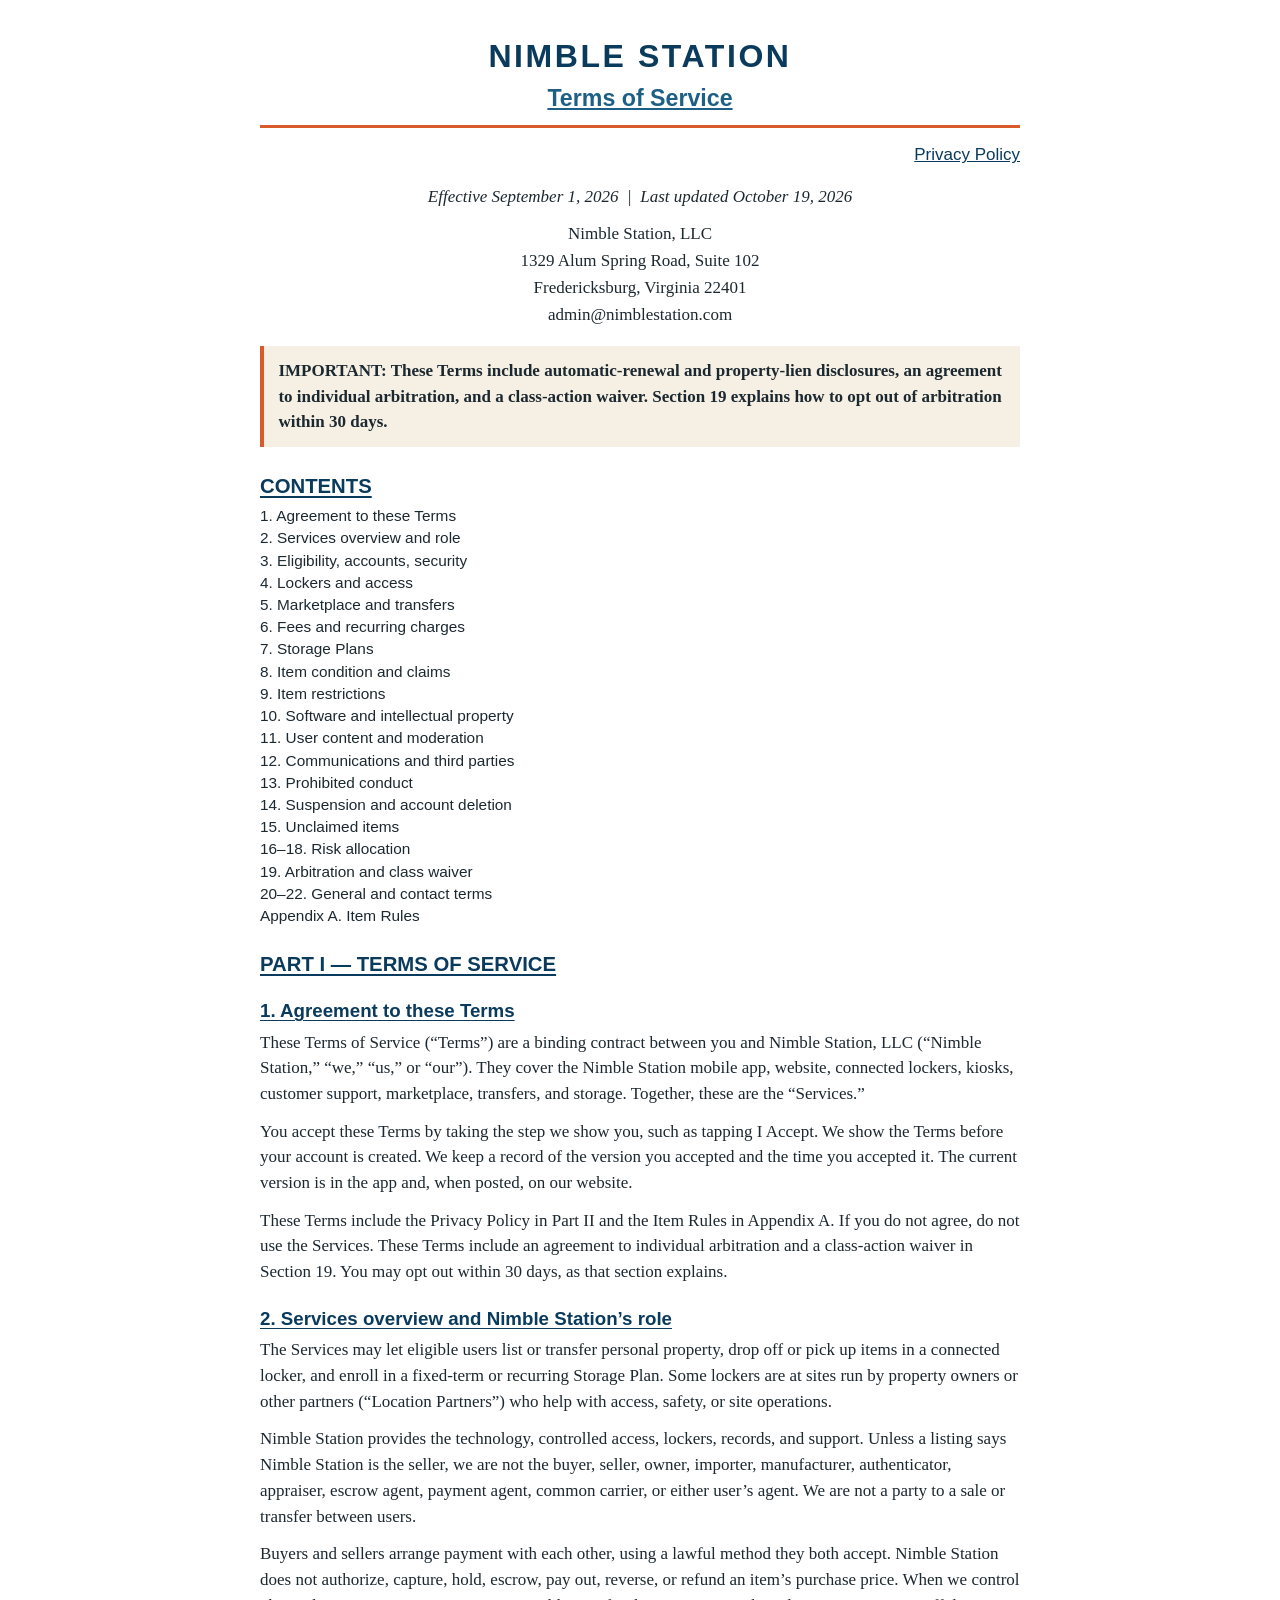
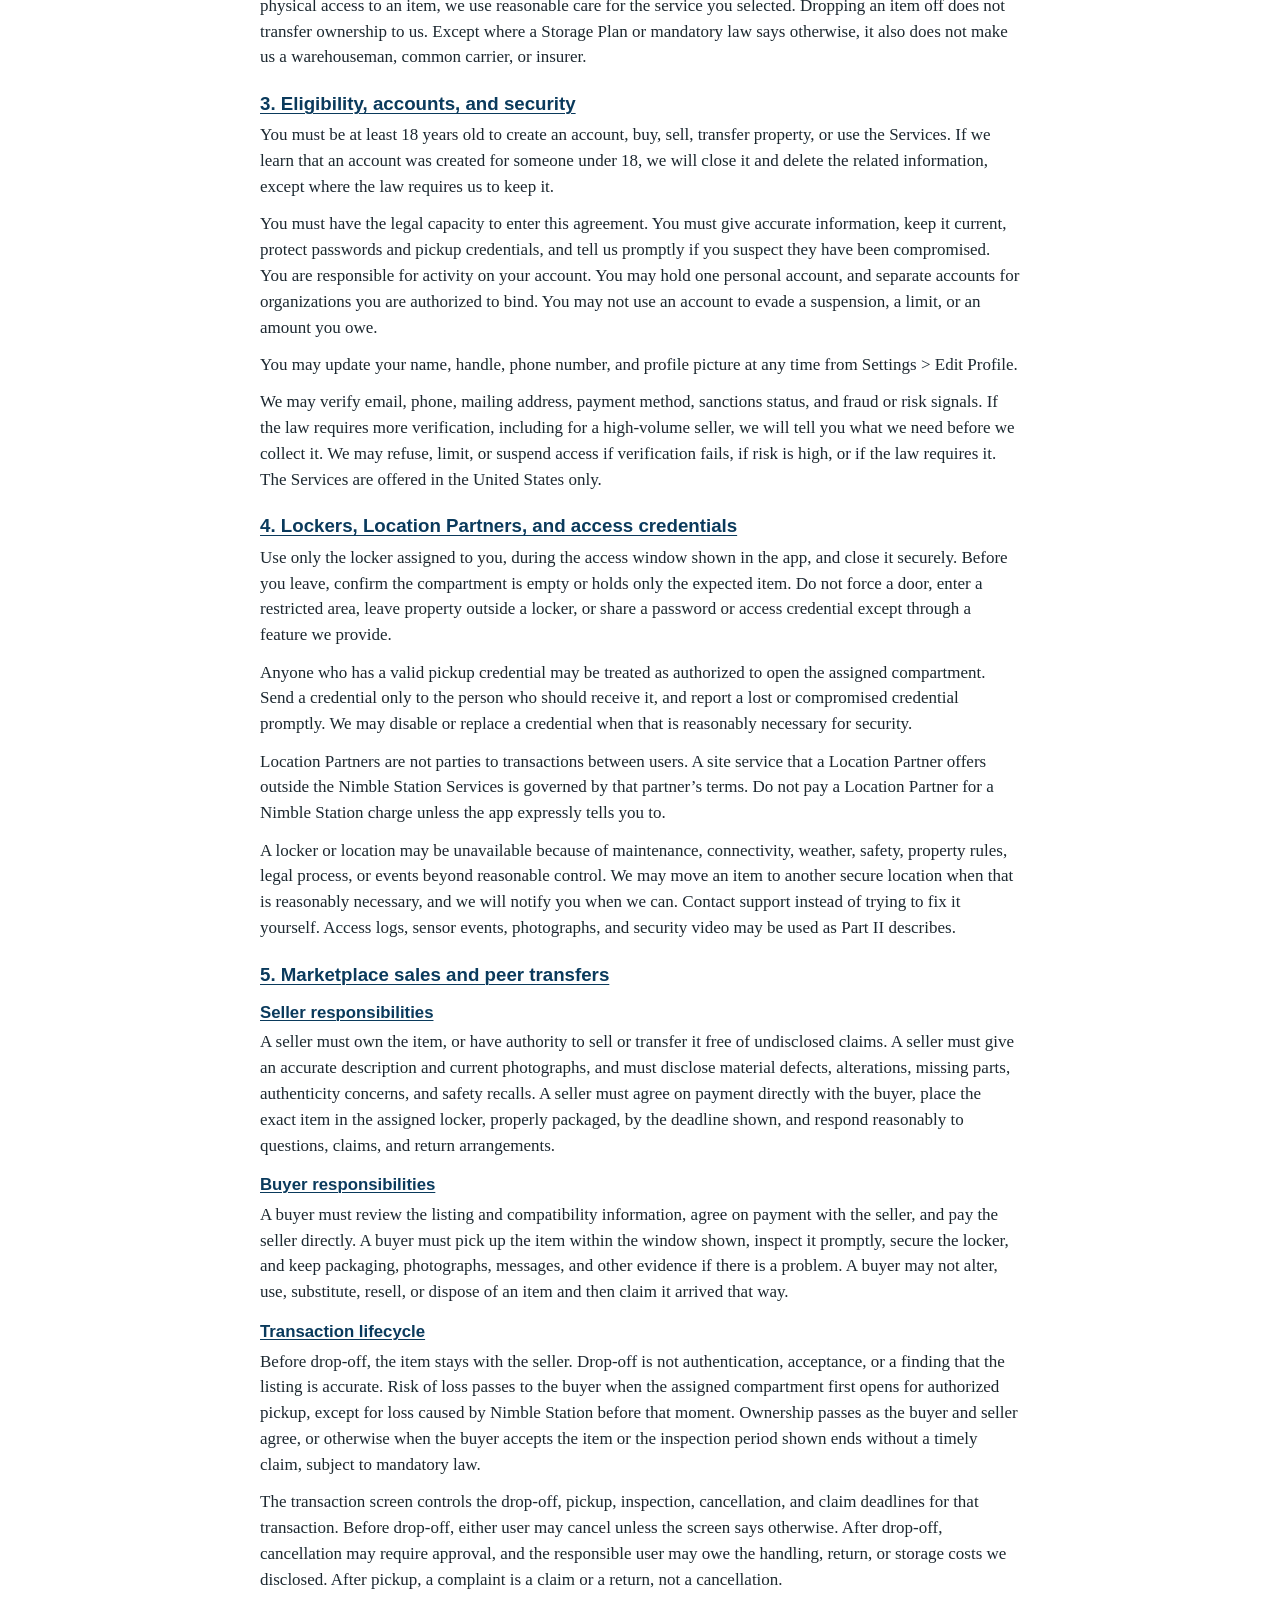
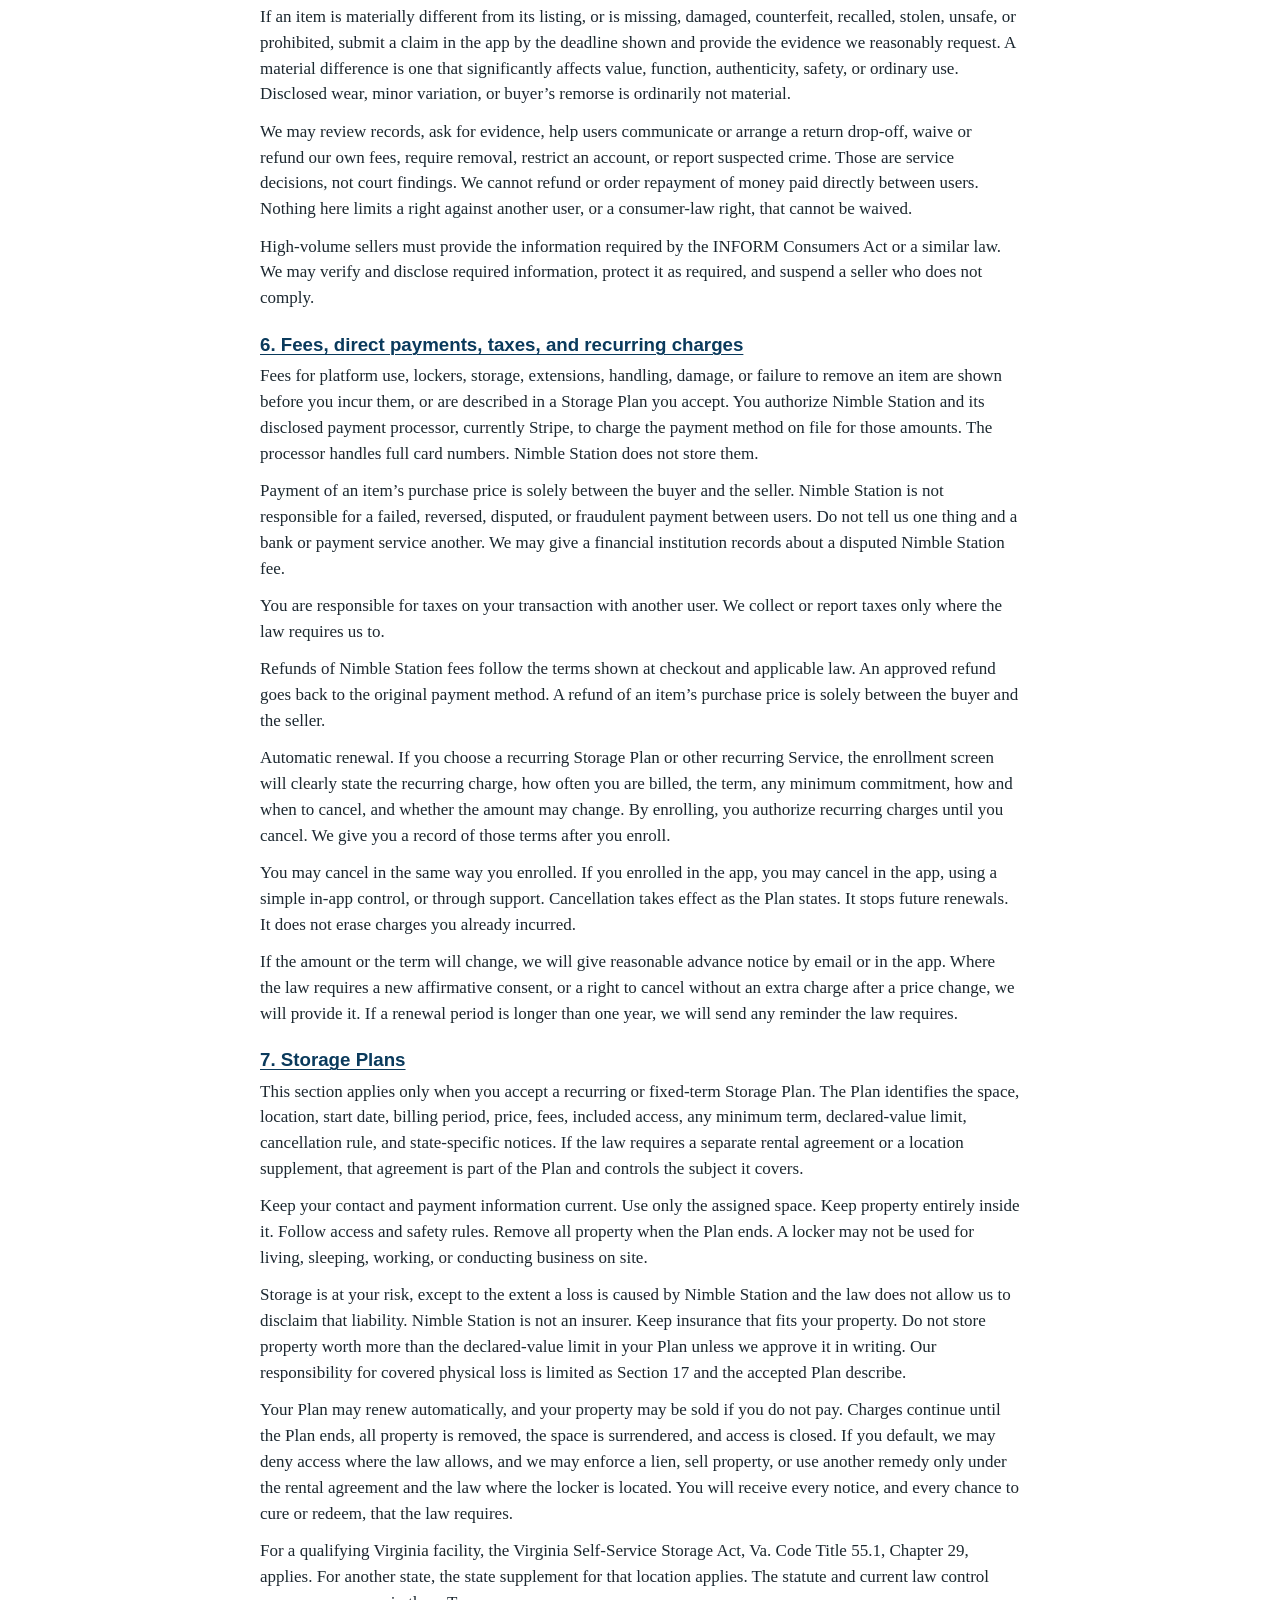
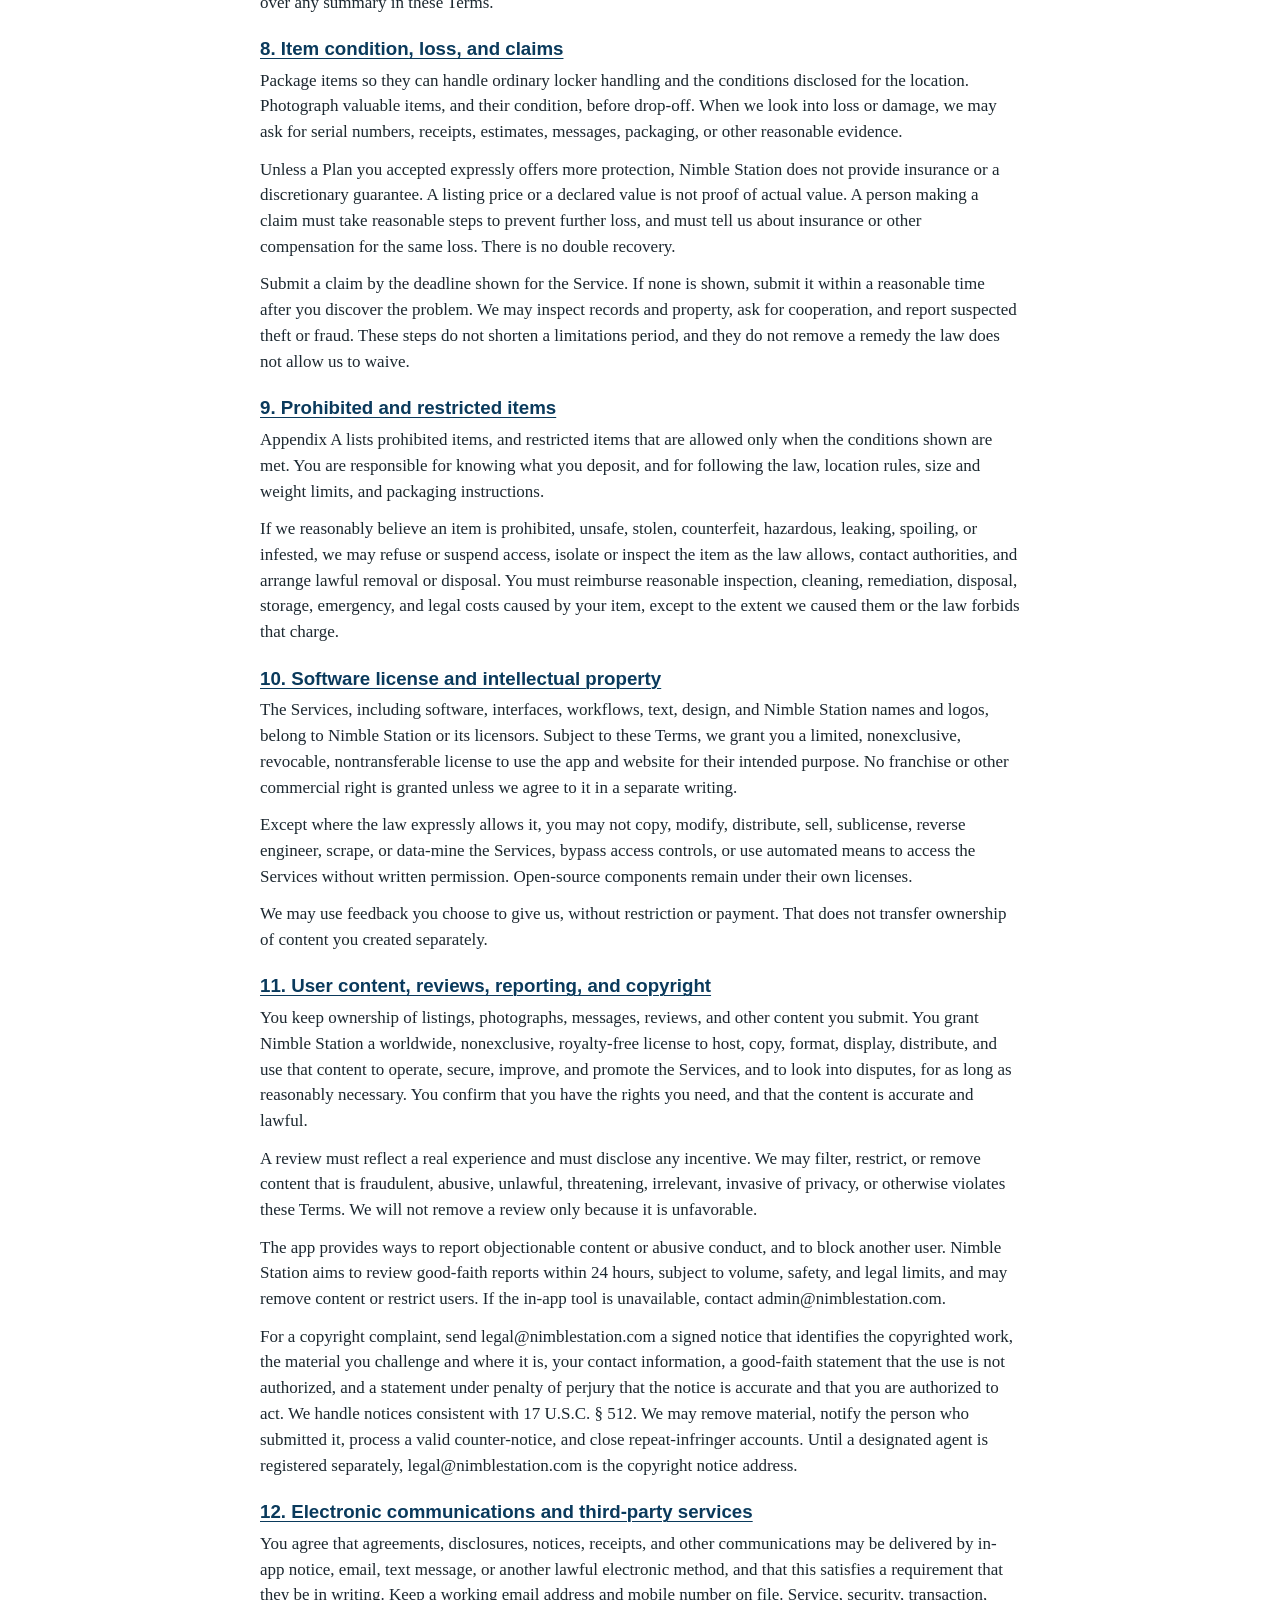
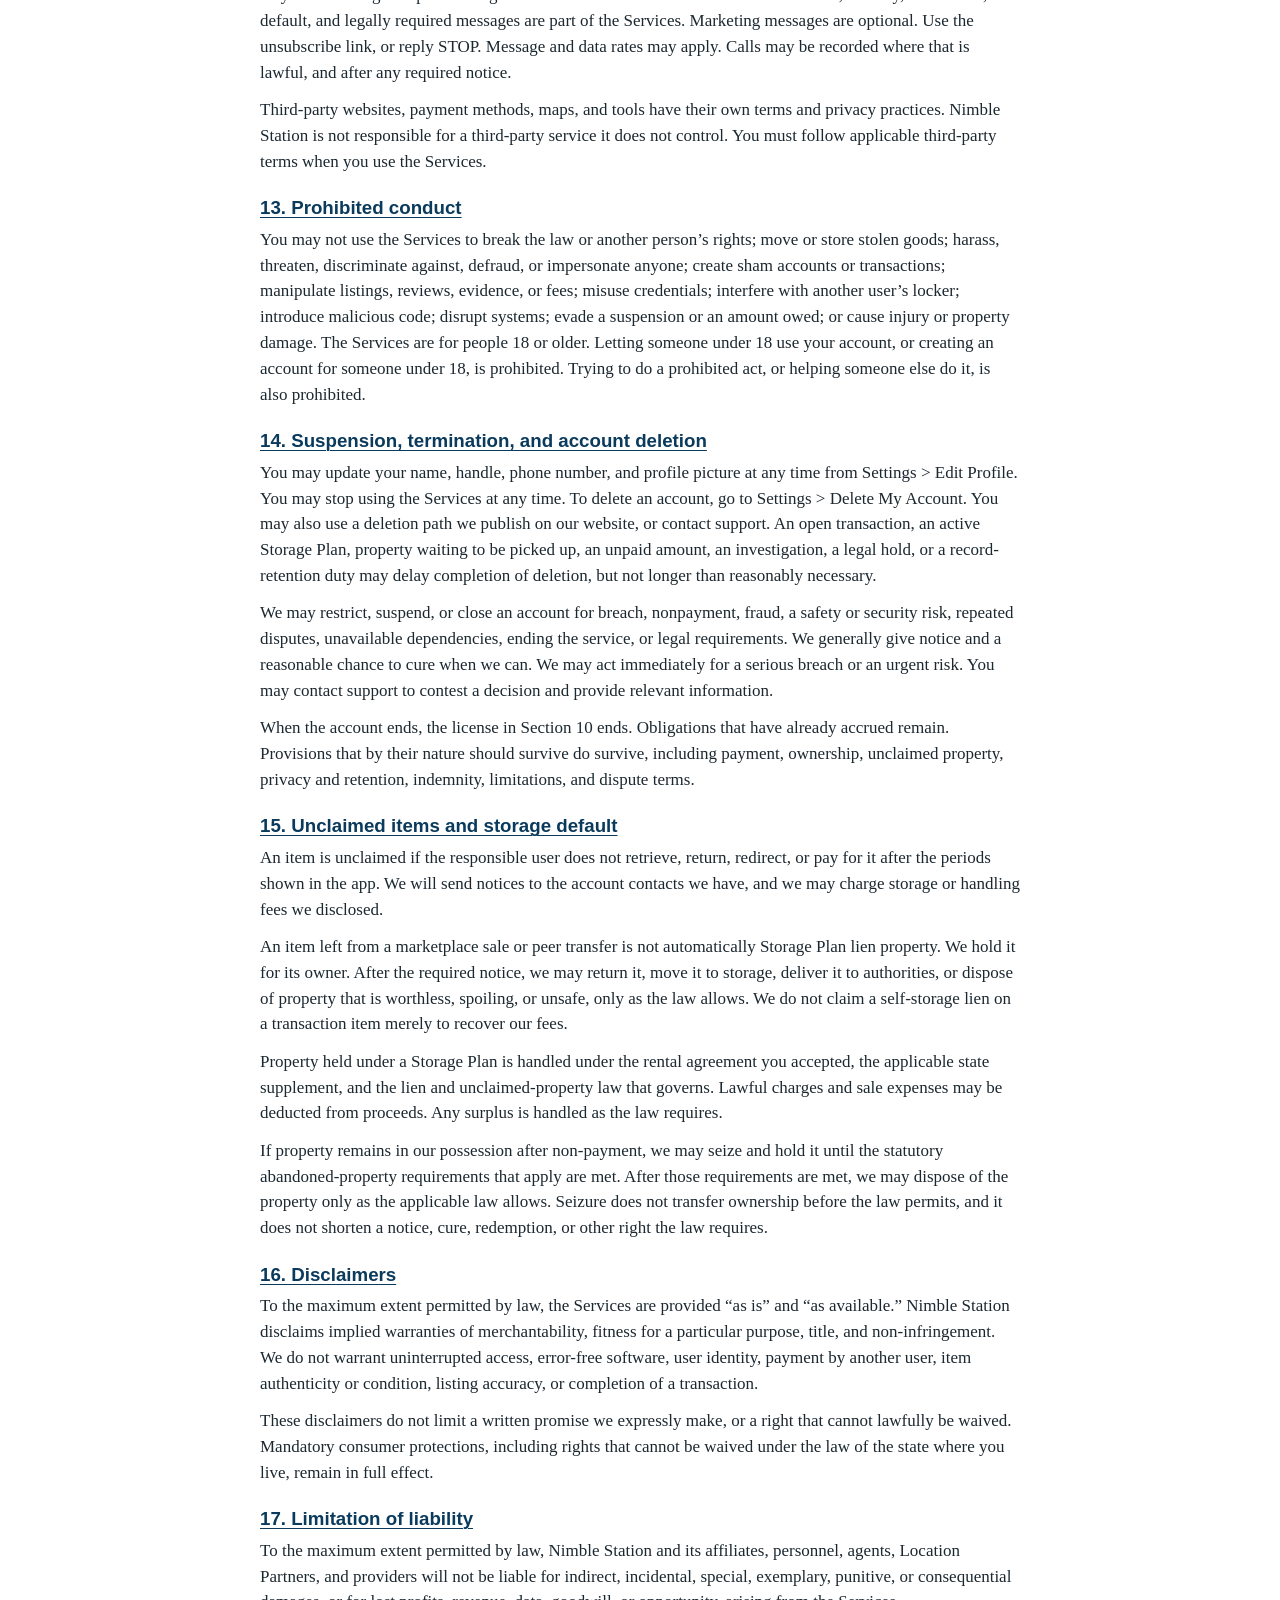
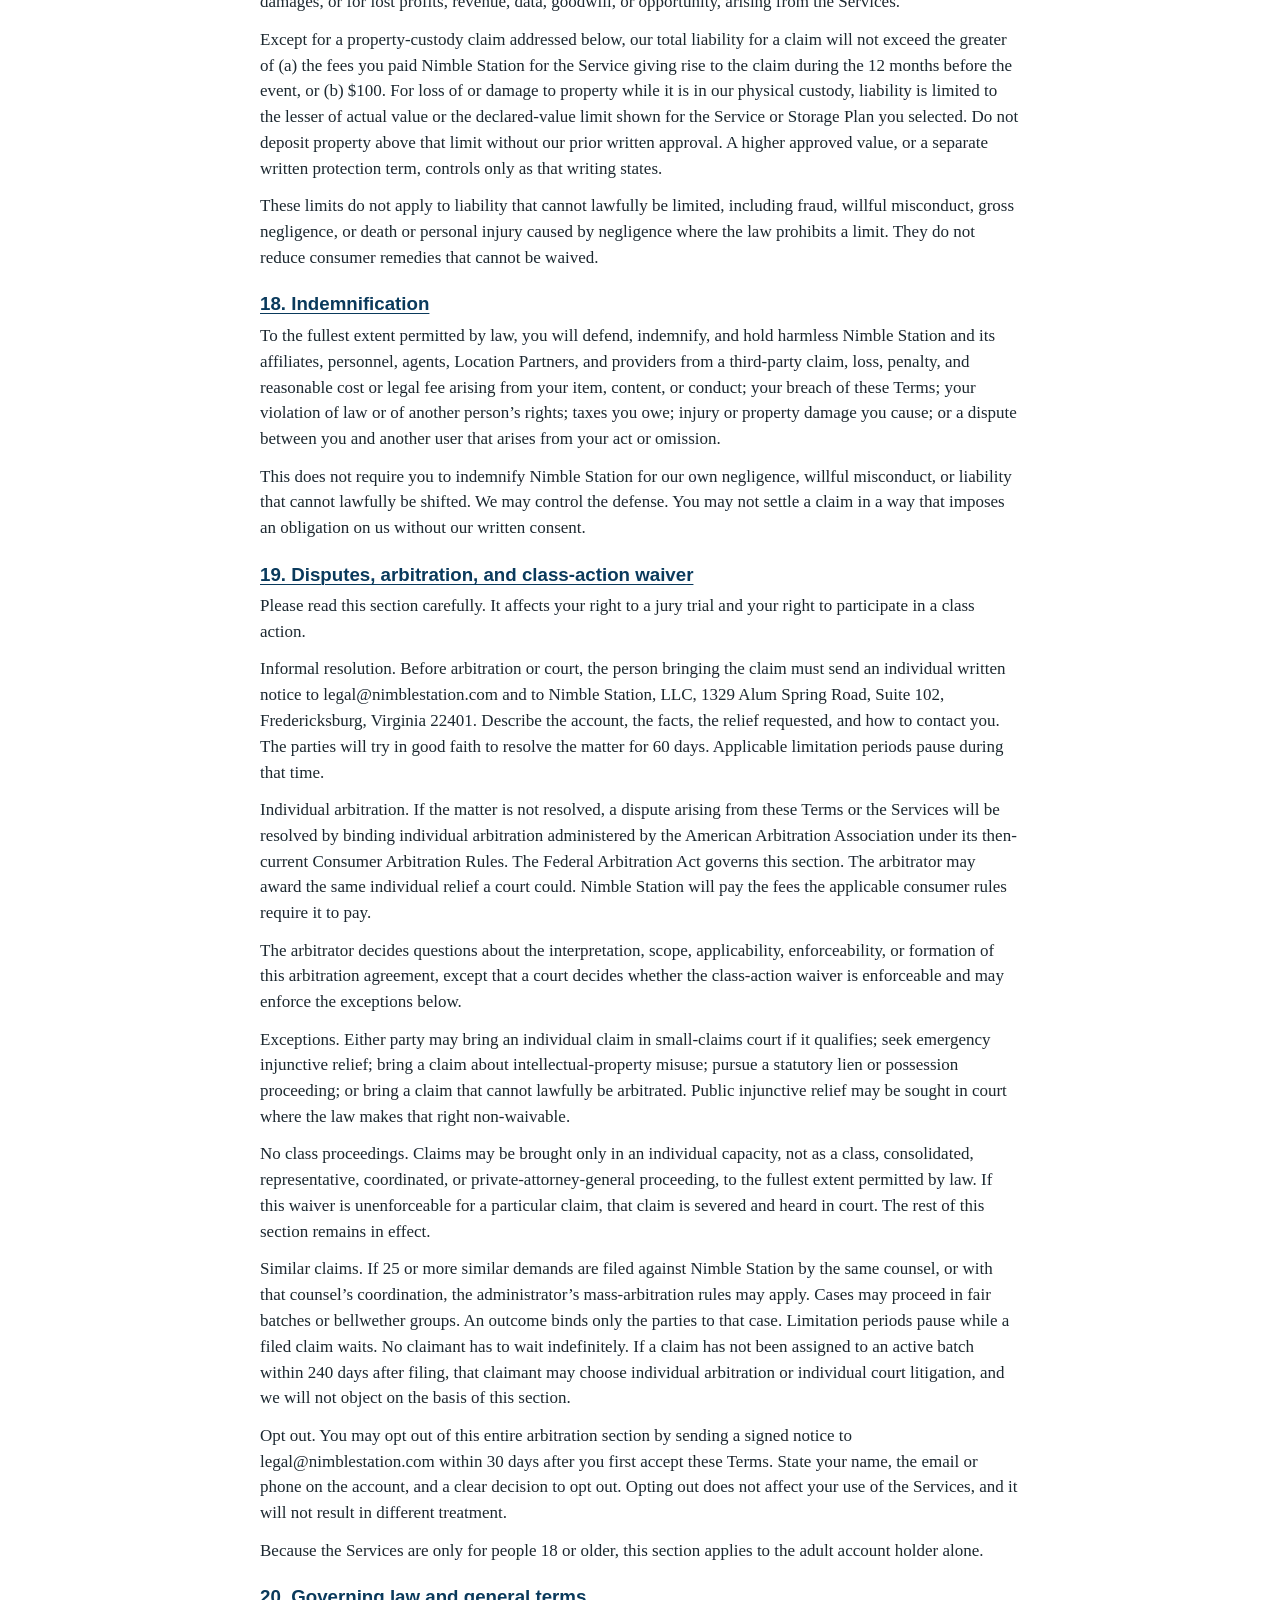
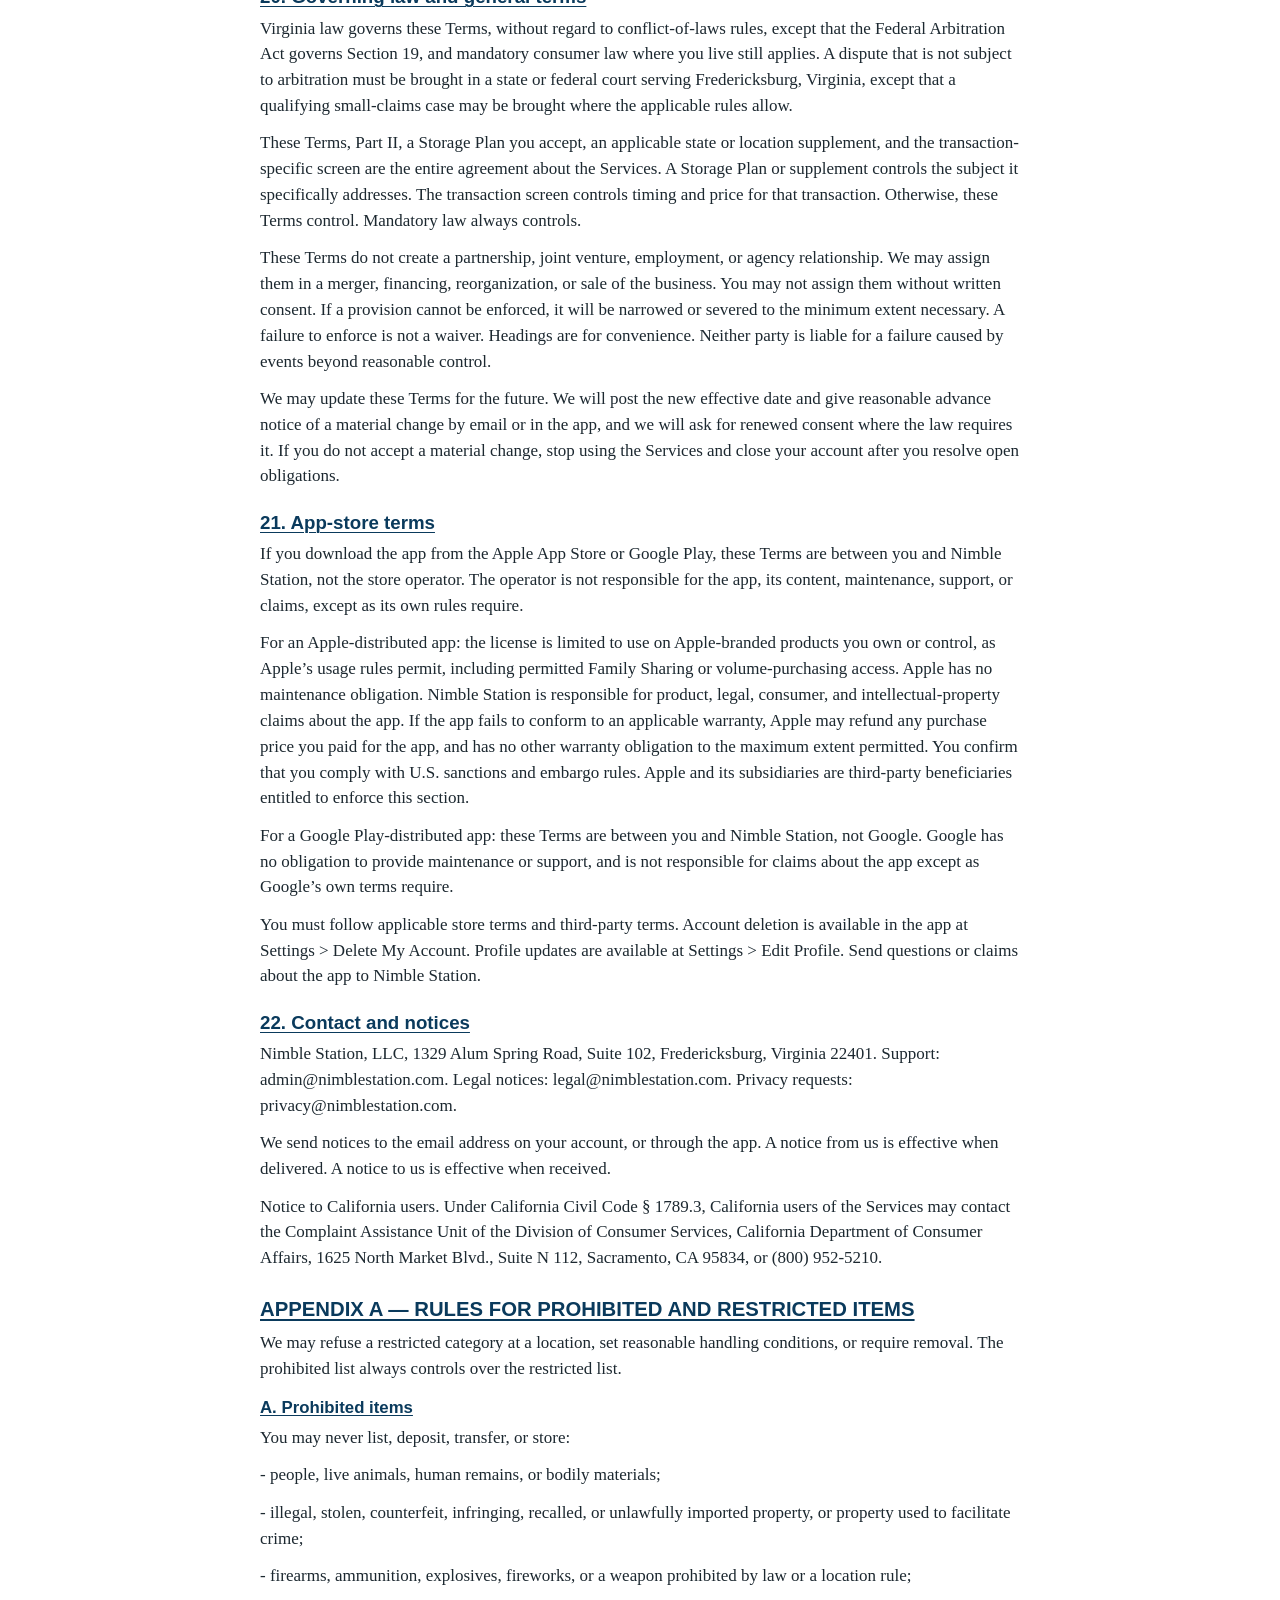
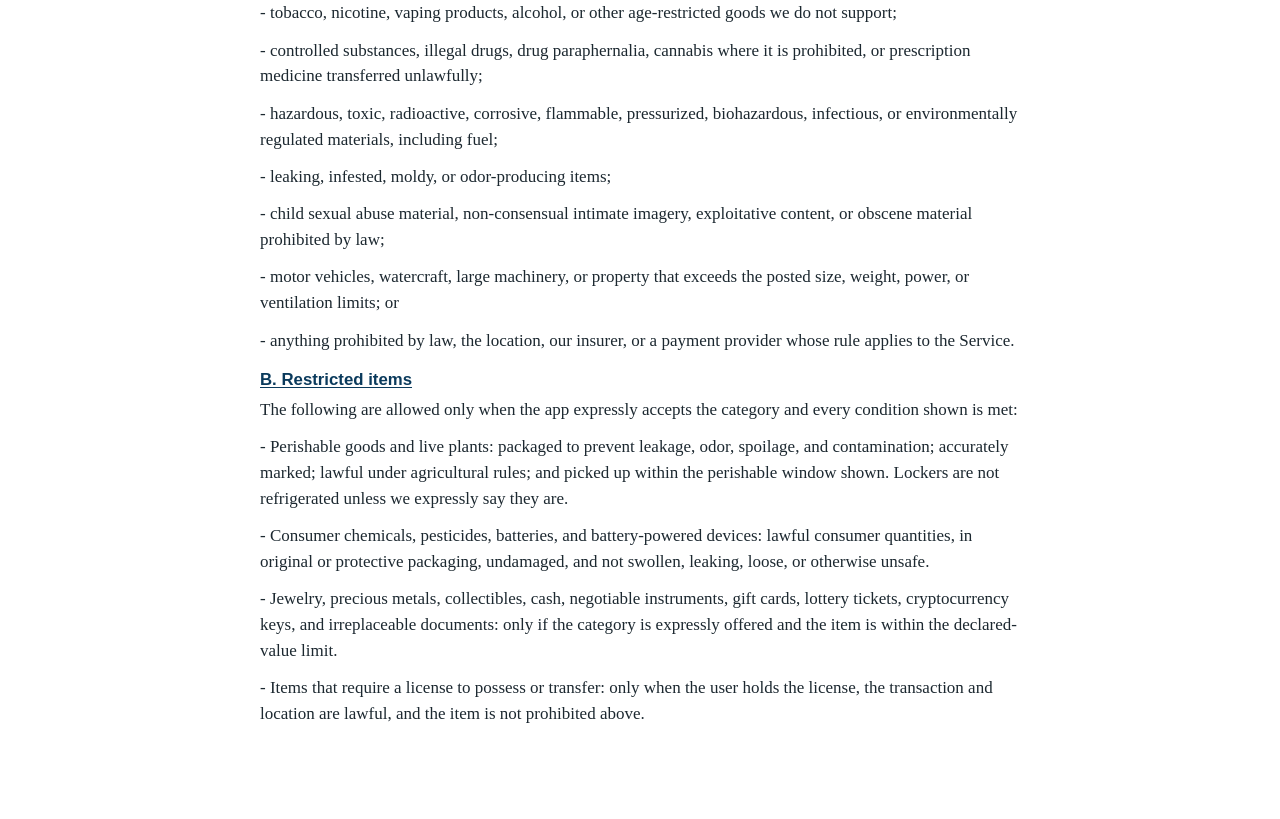
<file: terms-privacy-review/terms/index.html>
<!DOCTYPE html>
<html lang="en"><head><meta charset="utf-8"><meta name="viewport" content="width=device-width, initial-scale=1"><title>Nimble Station — Terms of Service</title><style>body{max-width:760px;margin:32px auto;padding:0 20px 48px;font-family:Georgia,serif;color:#1c2830;font-size:17px;line-height:1.52}header{padding-bottom:12px;border-bottom:3px solid #d95a2b;margin-bottom:14px}h1{margin:0;font-family:"Avenir Next",Arial,sans-serif;color:#0a3a5c;letter-spacing:.08em;text-align:center;font-size:2rem}.sub{text-align:center;color:#1d5f86;font:700 1.45rem/1.2 "Avenir Next",Arial,sans-serif;text-decoration:underline;margin:.3rem 0 0}.crosslink{margin:.5rem 0 1rem;text-align:right;font-family:"Avenir Next",Arial,sans-serif}.meta{text-align:center;font-style:italic;margin:.7rem 0}.contact{text-align:center;margin:.08rem 0}.important{font-weight:700;background:#f6f0e4;border-left:4px solid #d95a2b;padding:.75rem .9rem;margin:1.1rem 0}h2,h3{font-family:"Avenir Next",Arial,sans-serif;color:#0a3a5c;font-weight:750;text-decoration:underline;text-decoration-thickness:.08em;text-underline-offset:.14em}h2{font-size:1.17rem;line-height:1.25;margin:1.35rem 0 .45rem}h2.major{font-size:1.27rem;margin-top:1.65rem}h3{font-size:1.05rem;line-height:1.25;margin:1.05rem 0 .35rem}.toc{margin:0 0 1rem}.toc p{font-family:"Avenir Next",Arial,sans-serif;font-size:.96rem;line-height:1.28;margin:.16rem 0}p{margin:0 0 .72rem}a{color:#0a3a5c}@media(max-width:600px){body{margin:18px auto;padding:0 16px 36px;font-size:16px}.crosslink{text-align:left}h1{font-size:1.65rem}}</style></head>
<body><header><h1>NIMBLE STATION</h1><p class="sub">Terms of Service</p></header><p class="crosslink"><a href="../privacy/">Privacy Policy</a></p><p class="meta">Effective September 1, 2026  |  Last updated October 19, 2026</p><p class="contact">Nimble Station, LLC</p><p class="contact">1329 Alum Spring Road, Suite 102</p><p class="contact">Fredericksburg, Virginia 22401</p><p class="contact">admin@nimblestation.com</p><p class="important">IMPORTANT: These Terms include automatic-renewal and property-lien disclosures, an agreement to individual arbitration, and a class-action waiver. Section 19 explains how to opt out of arbitration within 30 days.</p><h2 class="major">CONTENTS</h2><div class="toc"><p>1. Agreement to these Terms</p><p>2. Services overview and role</p><p>3. Eligibility, accounts, security</p><p>4. Lockers and access</p><p>5. Marketplace and transfers</p><p>6. Fees and recurring charges</p><p>7. Storage Plans</p><p>8. Item condition and claims</p><p>9. Item restrictions</p><p>10. Software and intellectual property</p><p>11. User content and moderation</p><p>12. Communications and third parties</p><p>13. Prohibited conduct</p><p>14. Suspension and account deletion</p><p>15. Unclaimed items</p><p>16–18. Risk allocation</p><p>19. Arbitration and class waiver</p><p>20–22. General and contact terms</p><p>Appendix A. Item Rules</p></div><h2 class="major">PART I — TERMS OF SERVICE</h2><h2>1. Agreement to these Terms</h2><p>These Terms of Service (“Terms”) are a binding contract between you and Nimble Station, LLC (“Nimble Station,” “we,” “us,” or “our”). They cover the Nimble Station mobile app, website, connected lockers, kiosks, customer support, marketplace, transfers, and storage. Together, these are the “Services.”</p><p>You accept these Terms by taking the step we show you, such as tapping I Accept. We show the Terms before your account is created. We keep a record of the version you accepted and the time you accepted it. The current version is in the app and, when posted, on our website.</p><p>These Terms include the Privacy Policy in Part II and the Item Rules in Appendix A. If you do not agree, do not use the Services. These Terms include an agreement to individual arbitration and a class-action waiver in Section 19. You may opt out within 30 days, as that section explains.</p><h2>2. Services overview and Nimble Station’s role</h2><p>The Services may let eligible users list or transfer personal property, drop off or pick up items in a connected locker, and enroll in a fixed-term or recurring Storage Plan. Some lockers are at sites run by property owners or other partners (“Location Partners”) who help with access, safety, or site operations.</p><p>Nimble Station provides the technology, controlled access, lockers, records, and support. Unless a listing says Nimble Station is the seller, we are not the buyer, seller, owner, importer, manufacturer, authenticator, appraiser, escrow agent, payment agent, common carrier, or either user’s agent. We are not a party to a sale or transfer between users.</p><p>Buyers and sellers arrange payment with each other, using a lawful method they both accept. Nimble Station does not authorize, capture, hold, escrow, pay out, reverse, or refund an item’s purchase price. When we control physical access to an item, we use reasonable care for the service you selected. Dropping an item off does not transfer ownership to us. Except where a Storage Plan or mandatory law says otherwise, it also does not make us a warehouseman, common carrier, or insurer.</p><h2>3. Eligibility, accounts, and security</h2><p>You must be at least 18 years old to create an account, buy, sell, transfer property, or use the Services. If we learn that an account was created for someone under 18, we will close it and delete the related information, except where the law requires us to keep it.</p><p>You must have the legal capacity to enter this agreement. You must give accurate information, keep it current, protect passwords and pickup credentials, and tell us promptly if you suspect they have been compromised. You are responsible for activity on your account. You may hold one personal account, and separate accounts for organizations you are authorized to bind. You may not use an account to evade a suspension, a limit, or an amount you owe.</p><p>You may update your name, handle, phone number, and profile picture at any time from Settings &gt; Edit Profile.</p><p>We may verify email, phone, mailing address, payment method, sanctions status, and fraud or risk signals. If the law requires more verification, including for a high-volume seller, we will tell you what we need before we collect it. We may refuse, limit, or suspend access if verification fails, if risk is high, or if the law requires it. The Services are offered in the United States only.</p><h2>4. Lockers, Location Partners, and access credentials</h2><p>Use only the locker assigned to you, during the access window shown in the app, and close it securely. Before you leave, confirm the compartment is empty or holds only the expected item. Do not force a door, enter a restricted area, leave property outside a locker, or share a password or access credential except through a feature we provide.</p><p>Anyone who has a valid pickup credential may be treated as authorized to open the assigned compartment. Send a credential only to the person who should receive it, and report a lost or compromised credential promptly. We may disable or replace a credential when that is reasonably necessary for security.</p><p>Location Partners are not parties to transactions between users. A site service that a Location Partner offers outside the Nimble Station Services is governed by that partner’s terms. Do not pay a Location Partner for a Nimble Station charge unless the app expressly tells you to.</p><p>A locker or location may be unavailable because of maintenance, connectivity, weather, safety, property rules, legal process, or events beyond reasonable control. We may move an item to another secure location when that is reasonably necessary, and we will notify you when we can. Contact support instead of trying to fix it yourself. Access logs, sensor events, photographs, and security video may be used as Part II describes.</p><h2>5. Marketplace sales and peer transfers</h2><h3>Seller responsibilities</h3><p>A seller must own the item, or have authority to sell or transfer it free of undisclosed claims. A seller must give an accurate description and current photographs, and must disclose material defects, alterations, missing parts, authenticity concerns, and safety recalls. A seller must agree on payment directly with the buyer, place the exact item in the assigned locker, properly packaged, by the deadline shown, and respond reasonably to questions, claims, and return arrangements.</p><h3>Buyer responsibilities</h3><p>A buyer must review the listing and compatibility information, agree on payment with the seller, and pay the seller directly. A buyer must pick up the item within the window shown, inspect it promptly, secure the locker, and keep packaging, photographs, messages, and other evidence if there is a problem. A buyer may not alter, use, substitute, resell, or dispose of an item and then claim it arrived that way.</p><h3>Transaction lifecycle</h3><p>Before drop-off, the item stays with the seller. Drop-off is not authentication, acceptance, or a finding that the listing is accurate. Risk of loss passes to the buyer when the assigned compartment first opens for authorized pickup, except for loss caused by Nimble Station before that moment. Ownership passes as the buyer and seller agree, or otherwise when the buyer accepts the item or the inspection period shown ends without a timely claim, subject to mandatory law.</p><p>The transaction screen controls the drop-off, pickup, inspection, cancellation, and claim deadlines for that transaction. Before drop-off, either user may cancel unless the screen says otherwise. After drop-off, cancellation may require approval, and the responsible user may owe the handling, return, or storage costs we disclosed. After pickup, a complaint is a claim or a return, not a cancellation.</p><p>If an item is materially different from its listing, or is missing, damaged, counterfeit, recalled, stolen, unsafe, or prohibited, submit a claim in the app by the deadline shown and provide the evidence we reasonably request. A material difference is one that significantly affects value, function, authenticity, safety, or ordinary use. Disclosed wear, minor variation, or buyer’s remorse is ordinarily not material.</p><p>We may review records, ask for evidence, help users communicate or arrange a return drop-off, waive or refund our own fees, require removal, restrict an account, or report suspected crime. Those are service decisions, not court findings. We cannot refund or order repayment of money paid directly between users. Nothing here limits a right against another user, or a consumer-law right, that cannot be waived.</p><p>High-volume sellers must provide the information required by the INFORM Consumers Act or a similar law. We may verify and disclose required information, protect it as required, and suspend a seller who does not comply.</p><h2>6. Fees, direct payments, taxes, and recurring charges</h2><p>Fees for platform use, lockers, storage, extensions, handling, damage, or failure to remove an item are shown before you incur them, or are described in a Storage Plan you accept. You authorize Nimble Station and its disclosed payment processor, currently Stripe, to charge the payment method on file for those amounts. The processor handles full card numbers. Nimble Station does not store them.</p><p>Payment of an item’s purchase price is solely between the buyer and the seller. Nimble Station is not responsible for a failed, reversed, disputed, or fraudulent payment between users. Do not tell us one thing and a bank or payment service another. We may give a financial institution records about a disputed Nimble Station fee.</p><p>You are responsible for taxes on your transaction with another user. We collect or report taxes only where the law requires us to.</p><p>Refunds of Nimble Station fees follow the terms shown at checkout and applicable law. An approved refund goes back to the original payment method. A refund of an item’s purchase price is solely between the buyer and the seller.</p><p>Automatic renewal. If you choose a recurring Storage Plan or other recurring Service, the enrollment screen will clearly state the recurring charge, how often you are billed, the term, any minimum commitment, how and when to cancel, and whether the amount may change. By enrolling, you authorize recurring charges until you cancel. We give you a record of those terms after you enroll.</p><p>You may cancel in the same way you enrolled. If you enrolled in the app, you may cancel in the app, using a simple in-app control, or through support. Cancellation takes effect as the Plan states. It stops future renewals. It does not erase charges you already incurred.</p><p>If the amount or the term will change, we will give reasonable advance notice by email or in the app. Where the law requires a new affirmative consent, or a right to cancel without an extra charge after a price change, we will provide it. If a renewal period is longer than one year, we will send any reminder the law requires.</p><h2>7. Storage Plans</h2><p>This section applies only when you accept a recurring or fixed-term Storage Plan. The Plan identifies the space, location, start date, billing period, price, fees, included access, any minimum term, declared-value limit, cancellation rule, and state-specific notices. If the law requires a separate rental agreement or a location supplement, that agreement is part of the Plan and controls the subject it covers.</p><p>Keep your contact and payment information current. Use only the assigned space. Keep property entirely inside it. Follow access and safety rules. Remove all property when the Plan ends. A locker may not be used for living, sleeping, working, or conducting business on site.</p><p>Storage is at your risk, except to the extent a loss is caused by Nimble Station and the law does not allow us to disclaim that liability. Nimble Station is not an insurer. Keep insurance that fits your property. Do not store property worth more than the declared-value limit in your Plan unless we approve it in writing. Our responsibility for covered physical loss is limited as Section 17 and the accepted Plan describe.</p><p>Your Plan may renew automatically, and your property may be sold if you do not pay. Charges continue until the Plan ends, all property is removed, the space is surrendered, and access is closed. If you default, we may deny access where the law allows, and we may enforce a lien, sell property, or use another remedy only under the rental agreement and the law where the locker is located. You will receive every notice, and every chance to cure or redeem, that the law requires.</p><p>For a qualifying Virginia facility, the Virginia Self-Service Storage Act, Va. Code Title 55.1, Chapter 29, applies. For another state, the state supplement for that location applies. The statute and current law control over any summary in these Terms.</p><h2>8. Item condition, loss, and claims</h2><p>Package items so they can handle ordinary locker handling and the conditions disclosed for the location. Photograph valuable items, and their condition, before drop-off. When we look into loss or damage, we may ask for serial numbers, receipts, estimates, messages, packaging, or other reasonable evidence.</p><p>Unless a Plan you accepted expressly offers more protection, Nimble Station does not provide insurance or a discretionary guarantee. A listing price or a declared value is not proof of actual value. A person making a claim must take reasonable steps to prevent further loss, and must tell us about insurance or other compensation for the same loss. There is no double recovery.</p><p>Submit a claim by the deadline shown for the Service. If none is shown, submit it within a reasonable time after you discover the problem. We may inspect records and property, ask for cooperation, and report suspected theft or fraud. These steps do not shorten a limitations period, and they do not remove a remedy the law does not allow us to waive.</p><h2>9. Prohibited and restricted items</h2><p>Appendix A lists prohibited items, and restricted items that are allowed only when the conditions shown are met. You are responsible for knowing what you deposit, and for following the law, location rules, size and weight limits, and packaging instructions.</p><p>If we reasonably believe an item is prohibited, unsafe, stolen, counterfeit, hazardous, leaking, spoiling, or infested, we may refuse or suspend access, isolate or inspect the item as the law allows, contact authorities, and arrange lawful removal or disposal. You must reimburse reasonable inspection, cleaning, remediation, disposal, storage, emergency, and legal costs caused by your item, except to the extent we caused them or the law forbids that charge.</p><h2>10. Software license and intellectual property</h2><p>The Services, including software, interfaces, workflows, text, design, and Nimble Station names and logos, belong to Nimble Station or its licensors. Subject to these Terms, we grant you a limited, nonexclusive, revocable, nontransferable license to use the app and website for their intended purpose. No franchise or other commercial right is granted unless we agree to it in a separate writing.</p><p>Except where the law expressly allows it, you may not copy, modify, distribute, sell, sublicense, reverse engineer, scrape, or data-mine the Services, bypass access controls, or use automated means to access the Services without written permission. Open-source components remain under their own licenses.</p><p>We may use feedback you choose to give us, without restriction or payment. That does not transfer ownership of content you created separately.</p><h2>11. User content, reviews, reporting, and copyright</h2><p>You keep ownership of listings, photographs, messages, reviews, and other content you submit. You grant Nimble Station a worldwide, nonexclusive, royalty-free license to host, copy, format, display, distribute, and use that content to operate, secure, improve, and promote the Services, and to look into disputes, for as long as reasonably necessary. You confirm that you have the rights you need, and that the content is accurate and lawful.</p><p>A review must reflect a real experience and must disclose any incentive. We may filter, restrict, or remove content that is fraudulent, abusive, unlawful, threatening, irrelevant, invasive of privacy, or otherwise violates these Terms. We will not remove a review only because it is unfavorable.</p><p>The app provides ways to report objectionable content or abusive conduct, and to block another user. Nimble Station aims to review good-faith reports within 24 hours, subject to volume, safety, and legal limits, and may remove content or restrict users. If the in-app tool is unavailable, contact admin@nimblestation.com.</p><p>For a copyright complaint, send legal@nimblestation.com a signed notice that identifies the copyrighted work, the material you challenge and where it is, your contact information, a good-faith statement that the use is not authorized, and a statement under penalty of perjury that the notice is accurate and that you are authorized to act. We handle notices consistent with 17 U.S.C. § 512. We may remove material, notify the person who submitted it, process a valid counter-notice, and close repeat-infringer accounts. Until a designated agent is registered separately, legal@nimblestation.com is the copyright notice address.</p><h2>12. Electronic communications and third-party services</h2><p>You agree that agreements, disclosures, notices, receipts, and other communications may be delivered by in-app notice, email, text message, or another lawful electronic method, and that this satisfies a requirement that they be in writing. Keep a working email address and mobile number on file. Service, security, transaction, default, and legally required messages are part of the Services. Marketing messages are optional. Use the unsubscribe link, or reply STOP. Message and data rates may apply. Calls may be recorded where that is lawful, and after any required notice.</p><p>Third-party websites, payment methods, maps, and tools have their own terms and privacy practices. Nimble Station is not responsible for a third-party service it does not control. You must follow applicable third-party terms when you use the Services.</p><h2>13. Prohibited conduct</h2><p>You may not use the Services to break the law or another person’s rights; move or store stolen goods; harass, threaten, discriminate against, defraud, or impersonate anyone; create sham accounts or transactions; manipulate listings, reviews, evidence, or fees; misuse credentials; interfere with another user’s locker; introduce malicious code; disrupt systems; evade a suspension or an amount owed; or cause injury or property damage. The Services are for people 18 or older. Letting someone under 18 use your account, or creating an account for someone under 18, is prohibited. Trying to do a prohibited act, or helping someone else do it, is also prohibited.</p><h2>14. Suspension, termination, and account deletion</h2><p>You may update your name, handle, phone number, and profile picture at any time from Settings &gt; Edit Profile. You may stop using the Services at any time. To delete an account, go to Settings &gt; Delete My Account. You may also use a deletion path we publish on our website, or contact support. An open transaction, an active Storage Plan, property waiting to be picked up, an unpaid amount, an investigation, a legal hold, or a record-retention duty may delay completion of deletion, but not longer than reasonably necessary.</p><p>We may restrict, suspend, or close an account for breach, nonpayment, fraud, a safety or security risk, repeated disputes, unavailable dependencies, ending the service, or legal requirements. We generally give notice and a reasonable chance to cure when we can. We may act immediately for a serious breach or an urgent risk. You may contact support to contest a decision and provide relevant information.</p><p>When the account ends, the license in Section 10 ends. Obligations that have already accrued remain. Provisions that by their nature should survive do survive, including payment, ownership, unclaimed property, privacy and retention, indemnity, limitations, and dispute terms.</p><h2>15. Unclaimed items and storage default</h2><p>An item is unclaimed if the responsible user does not retrieve, return, redirect, or pay for it after the periods shown in the app. We will send notices to the account contacts we have, and we may charge storage or handling fees we disclosed.</p><p>An item left from a marketplace sale or peer transfer is not automatically Storage Plan lien property. We hold it for its owner. After the required notice, we may return it, move it to storage, deliver it to authorities, or dispose of property that is worthless, spoiling, or unsafe, only as the law allows. We do not claim a self-storage lien on a transaction item merely to recover our fees.</p><p>Property held under a Storage Plan is handled under the rental agreement you accepted, the applicable state supplement, and the lien and unclaimed-property law that governs. Lawful charges and sale expenses may be deducted from proceeds. Any surplus is handled as the law requires.</p><p>If property remains in our possession after non-payment, we may seize and hold it until the statutory abandoned-property requirements that apply are met. After those requirements are met, we may dispose of the property only as the applicable law allows. Seizure does not transfer ownership before the law permits, and it does not shorten a notice, cure, redemption, or other right the law requires.</p><h2>16. Disclaimers</h2><p>To the maximum extent permitted by law, the Services are provided “as is” and “as available.” Nimble Station disclaims implied warranties of merchantability, fitness for a particular purpose, title, and non-infringement. We do not warrant uninterrupted access, error-free software, user identity, payment by another user, item authenticity or condition, listing accuracy, or completion of a transaction.</p><p>These disclaimers do not limit a written promise we expressly make, or a right that cannot lawfully be waived. Mandatory consumer protections, including rights that cannot be waived under the law of the state where you live, remain in full effect.</p><h2>17. Limitation of liability</h2><p>To the maximum extent permitted by law, Nimble Station and its affiliates, personnel, agents, Location Partners, and providers will not be liable for indirect, incidental, special, exemplary, punitive, or consequential damages, or for lost profits, revenue, data, goodwill, or opportunity, arising from the Services.</p><p>Except for a property-custody claim addressed below, our total liability for a claim will not exceed the greater of (a) the fees you paid Nimble Station for the Service giving rise to the claim during the 12 months before the event, or (b) $100. For loss of or damage to property while it is in our physical custody, liability is limited to the lesser of actual value or the declared-value limit shown for the Service or Storage Plan you selected. Do not deposit property above that limit without our prior written approval. A higher approved value, or a separate written protection term, controls only as that writing states.</p><p>These limits do not apply to liability that cannot lawfully be limited, including fraud, willful misconduct, gross negligence, or death or personal injury caused by negligence where the law prohibits a limit. They do not reduce consumer remedies that cannot be waived.</p><h2>18. Indemnification</h2><p>To the fullest extent permitted by law, you will defend, indemnify, and hold harmless Nimble Station and its affiliates, personnel, agents, Location Partners, and providers from a third-party claim, loss, penalty, and reasonable cost or legal fee arising from your item, content, or conduct; your breach of these Terms; your violation of law or of another person’s rights; taxes you owe; injury or property damage you cause; or a dispute between you and another user that arises from your act or omission.</p><p>This does not require you to indemnify Nimble Station for our own negligence, willful misconduct, or liability that cannot lawfully be shifted. We may control the defense. You may not settle a claim in a way that imposes an obligation on us without our written consent.</p><h2>19. Disputes, arbitration, and class-action waiver</h2><p>Please read this section carefully. It affects your right to a jury trial and your right to participate in a class action.</p><p>Informal resolution. Before arbitration or court, the person bringing the claim must send an individual written notice to legal@nimblestation.com and to Nimble Station, LLC, 1329 Alum Spring Road, Suite 102, Fredericksburg, Virginia 22401. Describe the account, the facts, the relief requested, and how to contact you. The parties will try in good faith to resolve the matter for 60 days. Applicable limitation periods pause during that time.</p><p>Individual arbitration. If the matter is not resolved, a dispute arising from these Terms or the Services will be resolved by binding individual arbitration administered by the American Arbitration Association under its then-current Consumer Arbitration Rules. The Federal Arbitration Act governs this section. The arbitrator may award the same individual relief a court could. Nimble Station will pay the fees the applicable consumer rules require it to pay.</p><p>The arbitrator decides questions about the interpretation, scope, applicability, enforceability, or formation of this arbitration agreement, except that a court decides whether the class-action waiver is enforceable and may enforce the exceptions below.</p><p>Exceptions. Either party may bring an individual claim in small-claims court if it qualifies; seek emergency injunctive relief; bring a claim about intellectual-property misuse; pursue a statutory lien or possession proceeding; or bring a claim that cannot lawfully be arbitrated. Public injunctive relief may be sought in court where the law makes that right non-waivable.</p><p>No class proceedings. Claims may be brought only in an individual capacity, not as a class, consolidated, representative, coordinated, or private-attorney-general proceeding, to the fullest extent permitted by law. If this waiver is unenforceable for a particular claim, that claim is severed and heard in court. The rest of this section remains in effect.</p><p>Similar claims. If 25 or more similar demands are filed against Nimble Station by the same counsel, or with that counsel’s coordination, the administrator’s mass-arbitration rules may apply. Cases may proceed in fair batches or bellwether groups. An outcome binds only the parties to that case. Limitation periods pause while a filed claim waits. No claimant has to wait indefinitely. If a claim has not been assigned to an active batch within 240 days after filing, that claimant may choose individual arbitration or individual court litigation, and we will not object on the basis of this section.</p><p>Opt out. You may opt out of this entire arbitration section by sending a signed notice to legal@nimblestation.com within 30 days after you first accept these Terms. State your name, the email or phone on the account, and a clear decision to opt out. Opting out does not affect your use of the Services, and it will not result in different treatment.</p><p>Because the Services are only for people 18 or older, this section applies to the adult account holder alone.</p><h2>20. Governing law and general terms</h2><p>Virginia law governs these Terms, without regard to conflict-of-laws rules, except that the Federal Arbitration Act governs Section 19, and mandatory consumer law where you live still applies. A dispute that is not subject to arbitration must be brought in a state or federal court serving Fredericksburg, Virginia, except that a qualifying small-claims case may be brought where the applicable rules allow.</p><p>These Terms, Part II, a Storage Plan you accept, an applicable state or location supplement, and the transaction-specific screen are the entire agreement about the Services. A Storage Plan or supplement controls the subject it specifically addresses. The transaction screen controls timing and price for that transaction. Otherwise, these Terms control. Mandatory law always controls.</p><p>These Terms do not create a partnership, joint venture, employment, or agency relationship. We may assign them in a merger, financing, reorganization, or sale of the business. You may not assign them without written consent. If a provision cannot be enforced, it will be narrowed or severed to the minimum extent necessary. A failure to enforce is not a waiver. Headings are for convenience. Neither party is liable for a failure caused by events beyond reasonable control.</p><p>We may update these Terms for the future. We will post the new effective date and give reasonable advance notice of a material change by email or in the app, and we will ask for renewed consent where the law requires it. If you do not accept a material change, stop using the Services and close your account after you resolve open obligations.</p><h2>21. App-store terms</h2><p>If you download the app from the Apple App Store or Google Play, these Terms are between you and Nimble Station, not the store operator. The operator is not responsible for the app, its content, maintenance, support, or claims, except as its own rules require.</p><p>For an Apple-distributed app: the license is limited to use on Apple-branded products you own or control, as Apple’s usage rules permit, including permitted Family Sharing or volume-purchasing access. Apple has no maintenance obligation. Nimble Station is responsible for product, legal, consumer, and intellectual-property claims about the app. If the app fails to conform to an applicable warranty, Apple may refund any purchase price you paid for the app, and has no other warranty obligation to the maximum extent permitted. You confirm that you comply with U.S. sanctions and embargo rules. Apple and its subsidiaries are third-party beneficiaries entitled to enforce this section.</p><p>For a Google Play-distributed app: these Terms are between you and Nimble Station, not Google. Google has no obligation to provide maintenance or support, and is not responsible for claims about the app except as Google’s own terms require.</p><p>You must follow applicable store terms and third-party terms. Account deletion is available in the app at Settings &gt; Delete My Account. Profile updates are available at Settings &gt; Edit Profile. Send questions or claims about the app to Nimble Station.</p><h2>22. Contact and notices</h2><p>Nimble Station, LLC, 1329 Alum Spring Road, Suite 102, Fredericksburg, Virginia 22401. Support: admin@nimblestation.com. Legal notices: legal@nimblestation.com. Privacy requests: privacy@nimblestation.com.</p><p>We send notices to the email address on your account, or through the app. A notice from us is effective when delivered. A notice to us is effective when received.</p><p>Notice to California users. Under California Civil Code § 1789.3, California users of the Services may contact the Complaint Assistance Unit of the Division of Consumer Services, California Department of Consumer Affairs, 1625 North Market Blvd., Suite N 112, Sacramento, CA 95834, or (800) 952-5210.</p><h2 class="major">APPENDIX A — RULES FOR PROHIBITED AND RESTRICTED ITEMS</h2><p>We may refuse a restricted category at a location, set reasonable handling conditions, or require removal. The prohibited list always controls over the restricted list.</p><h3>A. Prohibited items</h3><p>You may never list, deposit, transfer, or store:</p><p>- people, live animals, human remains, or bodily materials;</p><p>- illegal, stolen, counterfeit, infringing, recalled, or unlawfully imported property, or property used to facilitate crime;</p><p>- firearms, ammunition, explosives, fireworks, or a weapon prohibited by law or a location rule;</p><p>- tobacco, nicotine, vaping products, alcohol, or other age-restricted goods we do not support;</p><p>- controlled substances, illegal drugs, drug paraphernalia, cannabis where it is prohibited, or prescription medicine transferred unlawfully;</p><p>- hazardous, toxic, radioactive, corrosive, flammable, pressurized, biohazardous, infectious, or environmentally regulated materials, including fuel;</p><p>- leaking, infested, moldy, or odor-producing items;</p><p>- child sexual abuse material, non-consensual intimate imagery, exploitative content, or obscene material prohibited by law;</p><p>- motor vehicles, watercraft, large machinery, or property that exceeds the posted size, weight, power, or ventilation limits; or</p><p>- anything prohibited by law, the location, our insurer, or a payment provider whose rule applies to the Service.</p><h3>B. Restricted items</h3><p>The following are allowed only when the app expressly accepts the category and every condition shown is met:</p><p>- Perishable goods and live plants: packaged to prevent leakage, odor, spoilage, and contamination; accurately marked; lawful under agricultural rules; and picked up within the perishable window shown. Lockers are not refrigerated unless we expressly say they are.</p><p>- Consumer chemicals, pesticides, batteries, and battery-powered devices: lawful consumer quantities, in original or protective packaging, undamaged, and not swollen, leaking, loose, or otherwise unsafe.</p><p>- Jewelry, precious metals, collectibles, cash, negotiable instruments, gift cards, lottery tickets, cryptocurrency keys, and irreplaceable documents: only if the category is expressly offered and the item is within the declared-value limit.</p><p>- Items that require a license to possess or transfer: only when the user holds the license, the transaction and location are lawful, and the item is not prohibited above.</p></body></html>
</file>
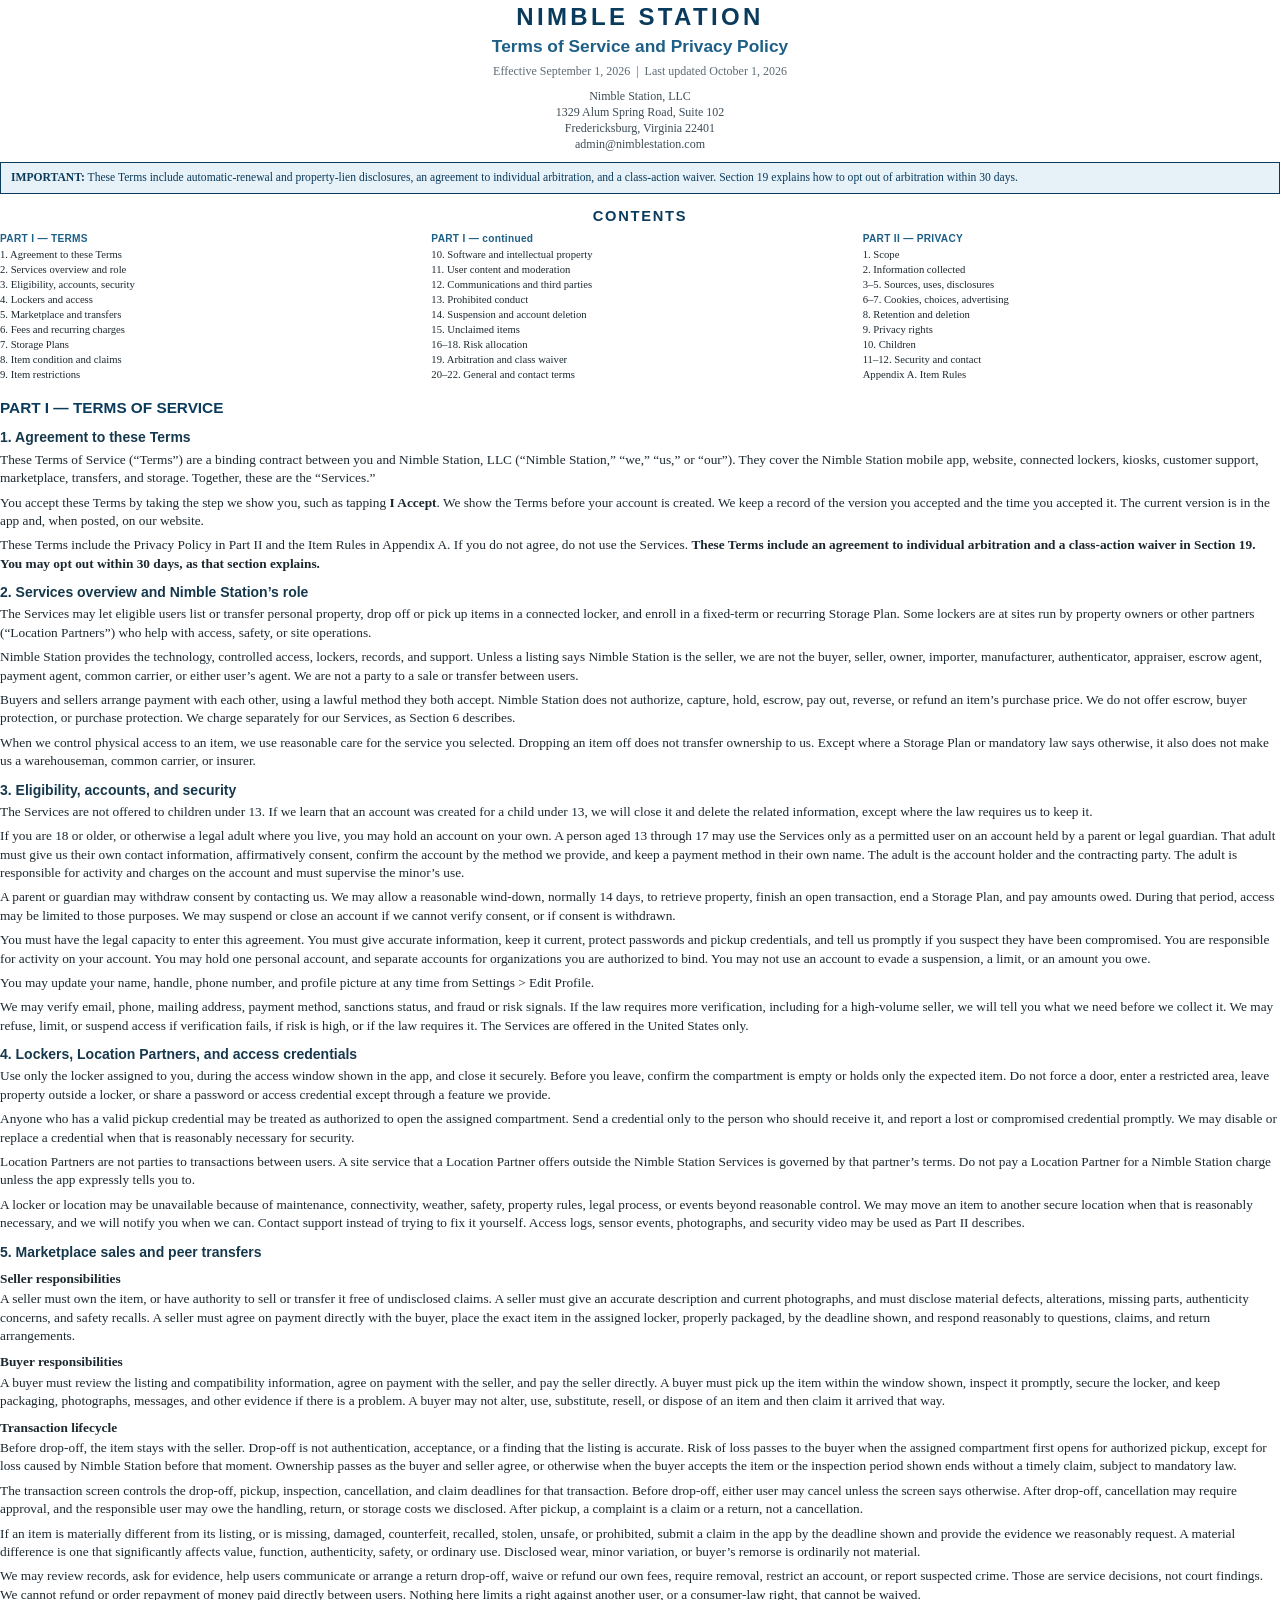
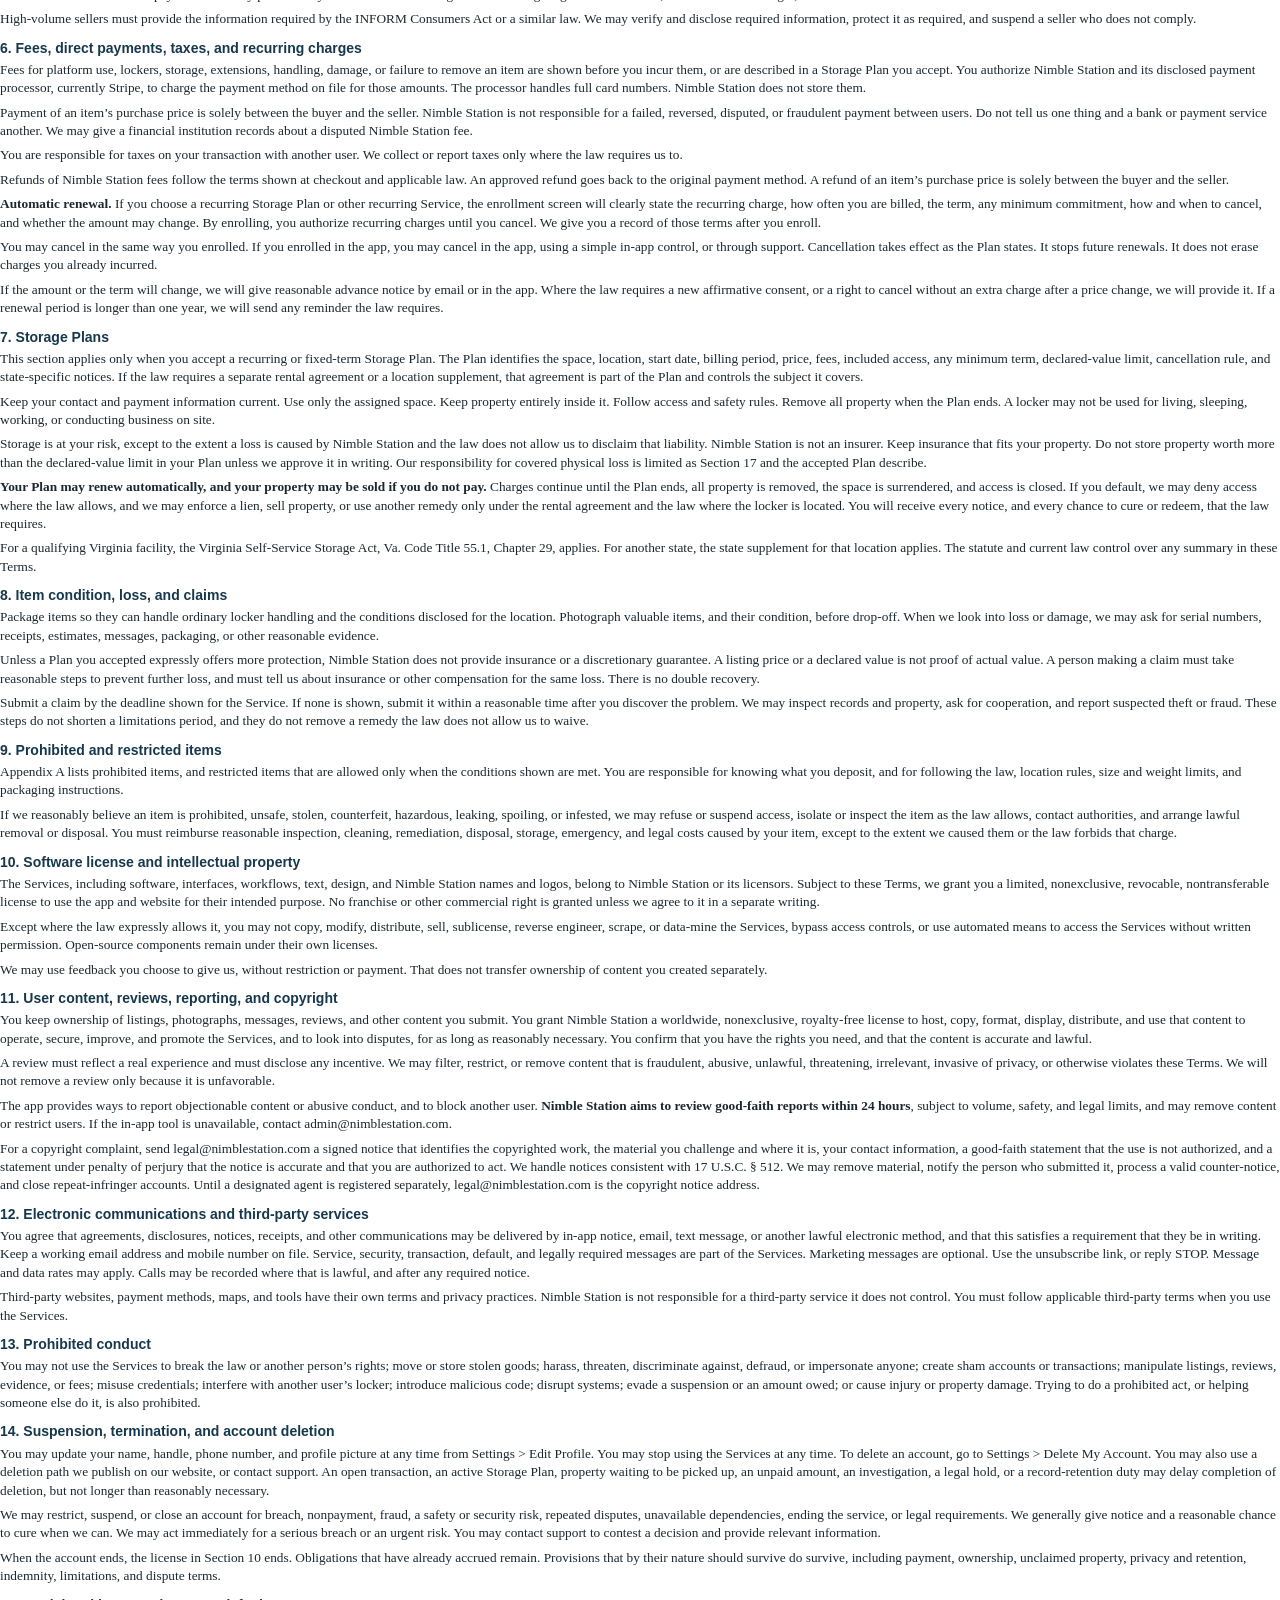
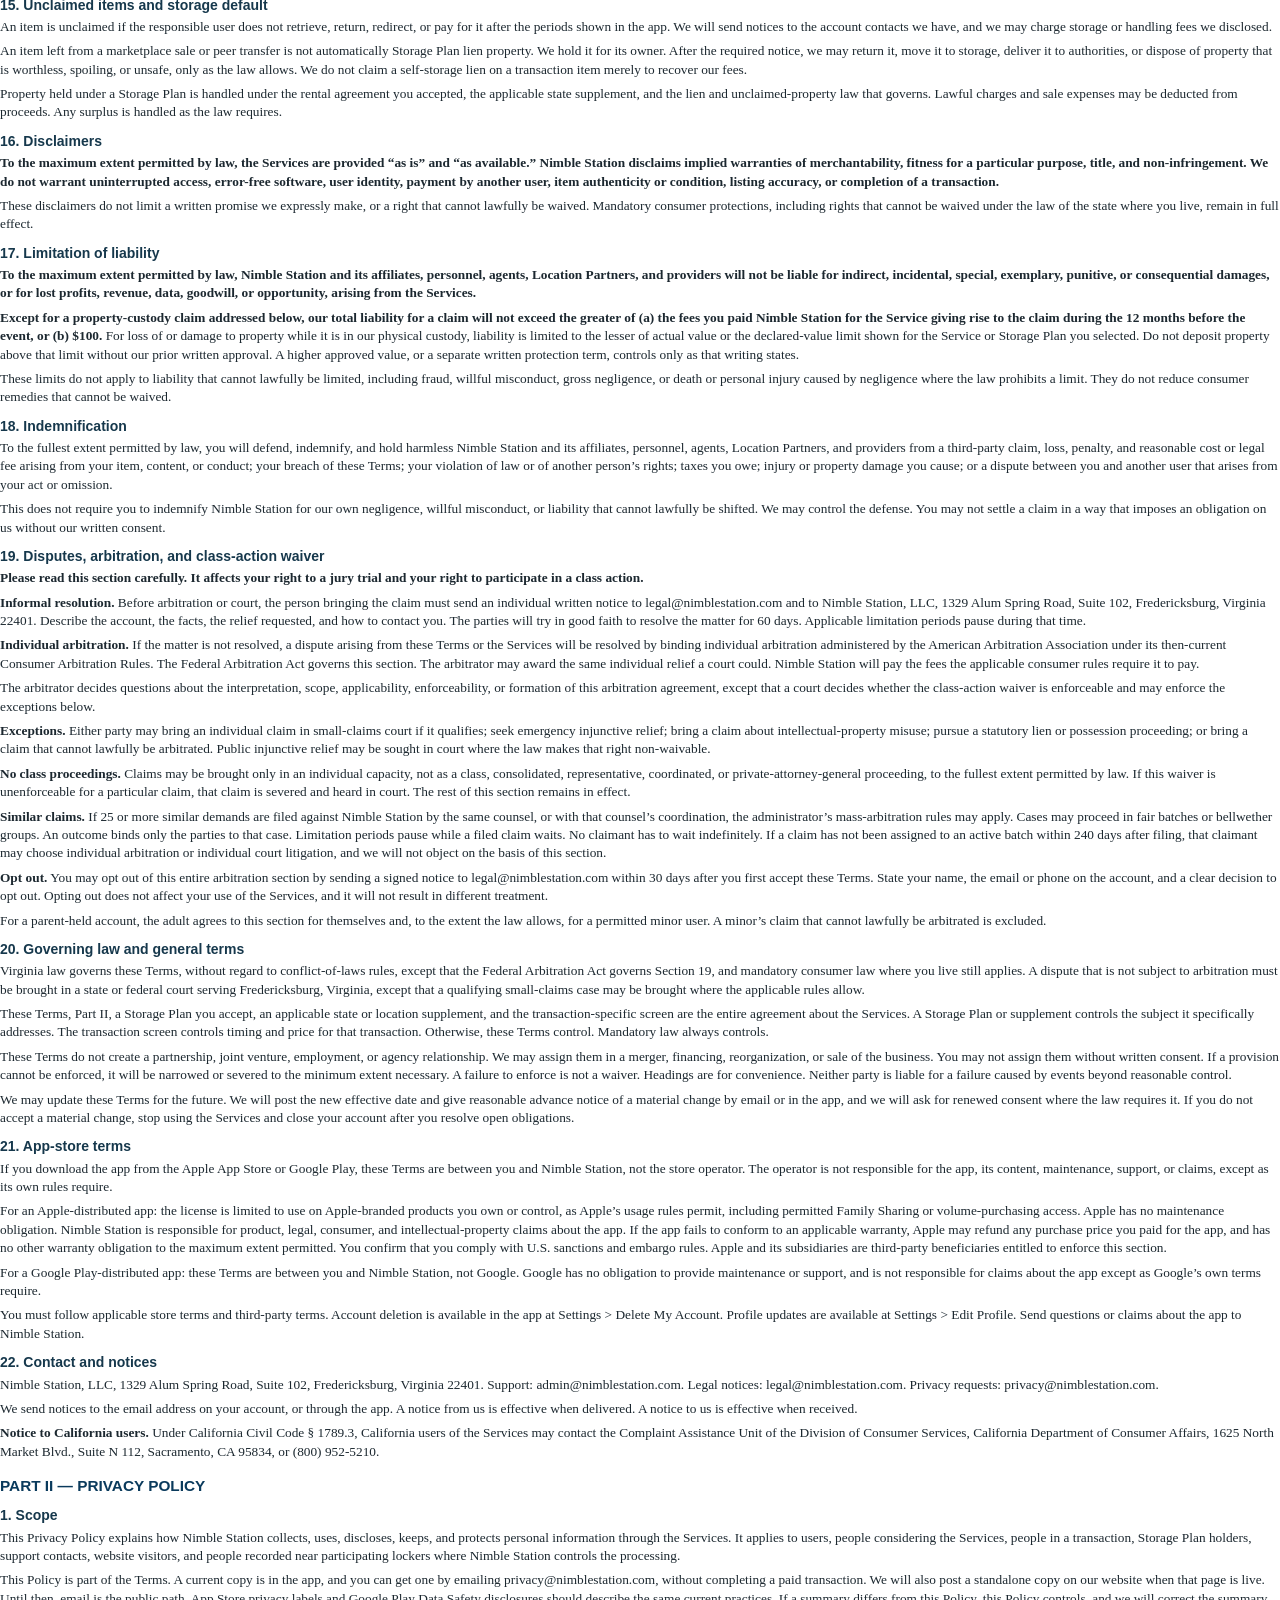
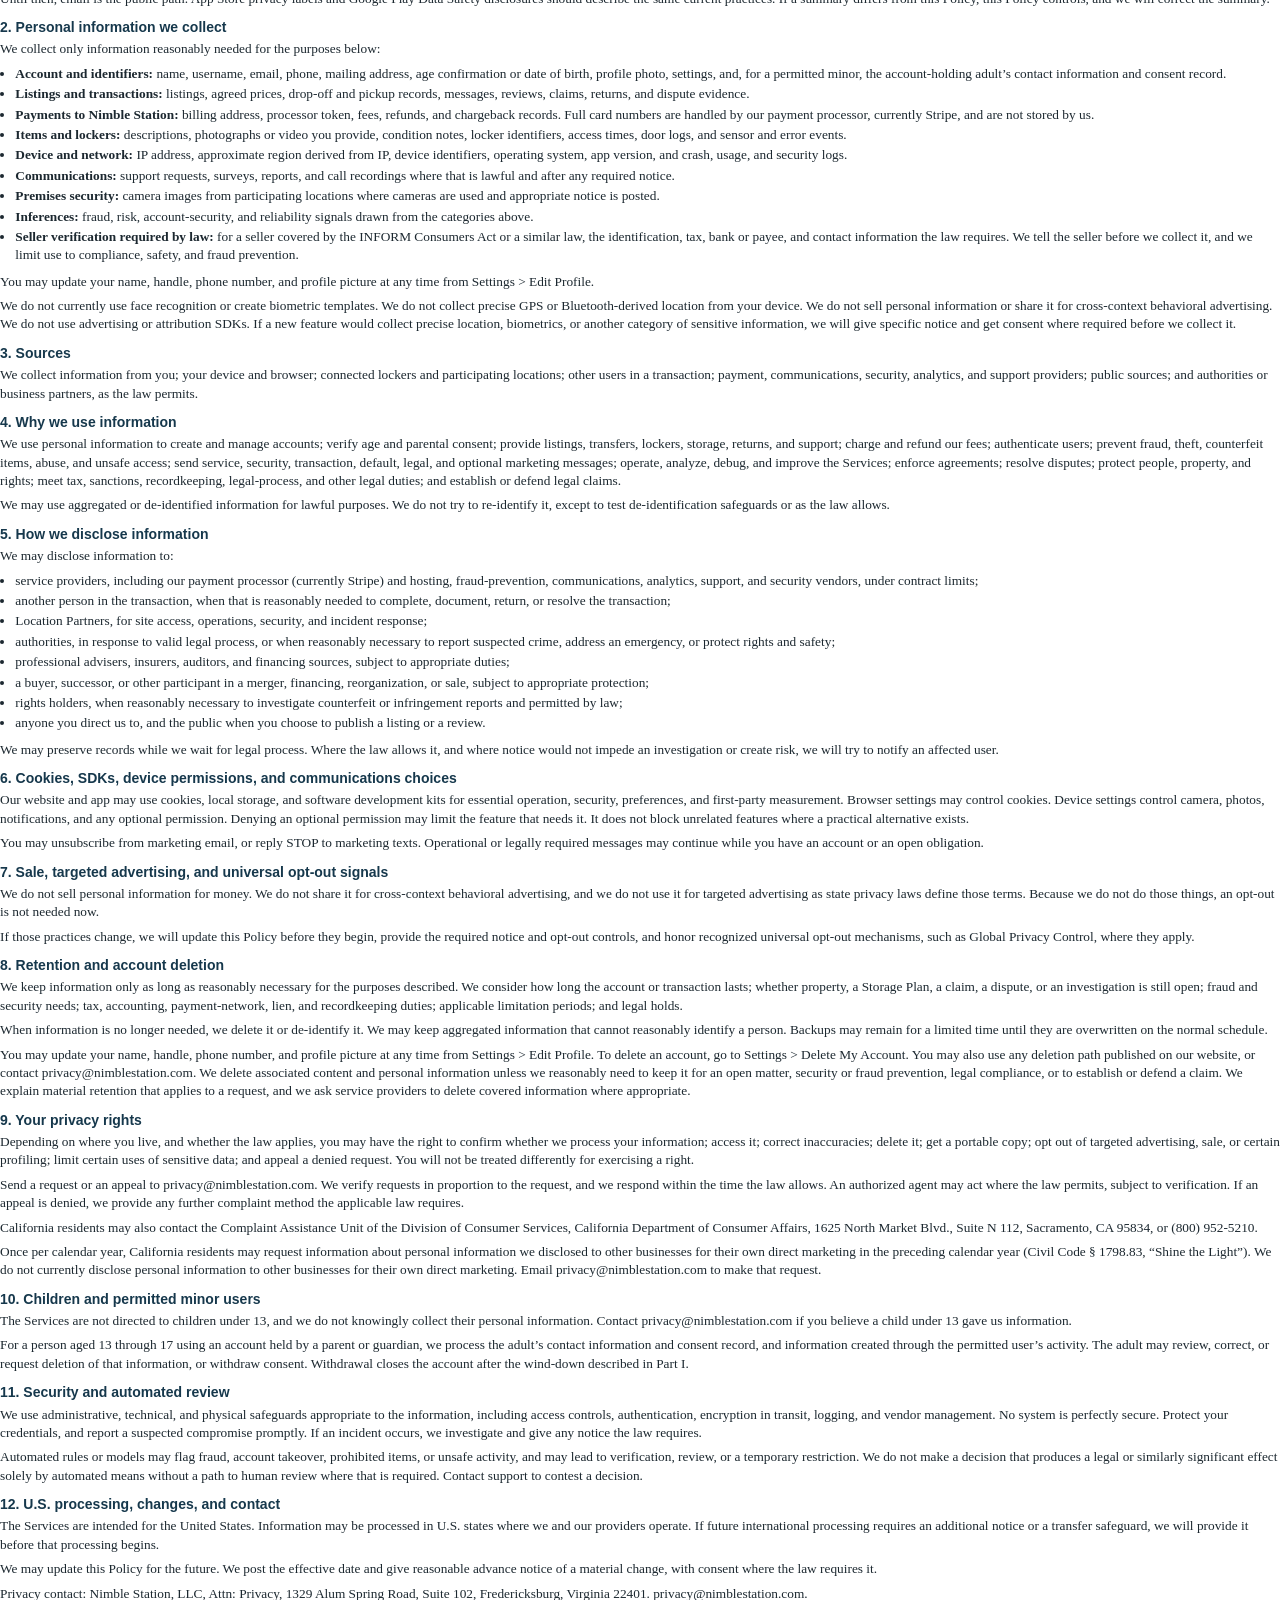
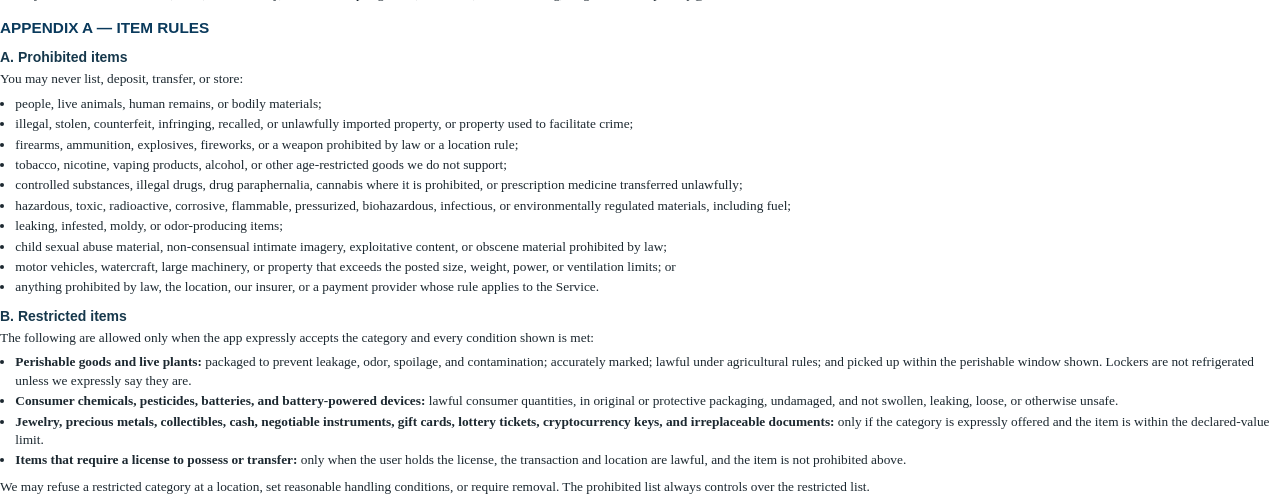
<file: terms-privacy-review/official-print.html>
<!DOCTYPE html>
<html lang="en">
<head>
<meta charset="utf-8">
<title>Nimble Station — Terms of Service and Privacy Policy</title>
<style>
  @page { size: letter; margin: 0.62in 0.68in 0.72in 0.68in; }
  * { box-sizing: border-box; }
  html, body { margin: 0; padding: 0; background: #fff; color: #1c2830; }
  body {
    font-family: "Iowan Old Style", Palatino, "Palatino Linotype", Georgia, serif;
    font-size: 10pt;
    line-height: 1.38;
  }
  .mast { text-align: center; margin: 0 0 10px; }
  .brand {
    font-family: "Avenir Next", "Segoe UI", Helvetica, sans-serif;
    font-weight: 800;
    letter-spacing: 0.14em;
    font-size: 18pt;
    color: #0a3a5c;
    margin: 0;
  }
  .sub {
    font-family: "Avenir Next", "Segoe UI", Helvetica, sans-serif;
    color: #1d5f86;
    font-size: 13pt;
    margin: 2px 0 4px;
    font-weight: 600;
  }
  .dates { color: #5c6b76; font-size: 9pt; margin: 0 0 8px; }
  .addr { color: #3d4c57; font-size: 9pt; line-height: 1.35; margin: 0 0 10px; }
  .notice {
    border: 1px solid #0a3a5c;
    background: #e7f2f8;
    color: #0a3a5c;
    padding: 7px 10px;
    font-size: 8.7pt;
    line-height: 1.35;
    margin: 0 0 12px;
  }
  h2.contents {
    font-family: "Avenir Next", "Segoe UI", Helvetica, sans-serif;
    text-align: center;
    letter-spacing: 0.12em;
    font-size: 11pt;
    color: #0a3a5c;
    margin: 0 0 6px;
  }
  .toc {
    columns: 3;
    column-gap: 14px;
    font-size: 8pt;
    line-height: 1.32;
    margin: 0 0 12px;
    color: #1c2830;
  }
  .toc .part {
    font-family: "Avenir Next", "Segoe UI", Helvetica, sans-serif;
    color: #1d5f86;
    font-weight: 700;
    font-size: 7.6pt;
    letter-spacing: 0.03em;
    margin: 0 0 2px;
    break-after: avoid;
  }
  .toc p { margin: 0 0 1px; }
  h2 {
    font-family: "Avenir Next", "Segoe UI", Helvetica, sans-serif;
    color: #0a3a5c;
    font-size: 11.5pt;
    margin: 14px 0 6px;
    break-after: avoid;
  }
  h3 {
    font-family: "Avenir Next", "Segoe UI", Helvetica, sans-serif;
    font-size: 10.5pt;
    color: #16384c;
    margin: 10px 0 3px;
    break-after: avoid;
  }
  h4 { font-size: 10pt; margin: 8px 0 2px; break-after: avoid; }
  p { margin: 0 0 6px; }
  ul { margin: 2px 0 8px; padding-left: 1.15em; }
  li { margin: 0 0 2px; }
  .appendix { break-before: page; page-break-before: always; }
  strong { font-weight: 700; }
</style>
</head>
<body>
  <header class="mast">
    <p class="brand">NIMBLE STATION</p>
    <p class="sub">Terms of Service and Privacy Policy</p>
    <p class="dates">Effective September 1, 2026 &nbsp;|&nbsp; Last updated October 1, 2026</p>
    <p class="addr">Nimble Station, LLC<br>1329 Alum Spring Road, Suite 102<br>Fredericksburg, Virginia 22401<br>admin@nimblestation.com</p>
  </header>
  <p class="notice"><strong>IMPORTANT:</strong> These Terms include automatic-renewal and property-lien disclosures, an agreement to individual arbitration, and a class-action waiver. Section 19 explains how to opt out of arbitration within 30 days.</p>

  <h2 class="contents">CONTENTS</h2>
  <div class="toc">
    <p class="part">PART I — TERMS</p>
    <p>1. Agreement to these Terms</p>
    <p>2. Services overview and role</p>
    <p>3. Eligibility, accounts, security</p>
    <p>4. Lockers and access</p>
    <p>5. Marketplace and transfers</p>
    <p>6. Fees and recurring charges</p>
    <p>7. Storage Plans</p>
    <p>8. Item condition and claims</p>
    <p>9. Item restrictions</p>
    <p class="part">PART I — continued</p>
    <p>10. Software and intellectual property</p>
    <p>11. User content and moderation</p>
    <p>12. Communications and third parties</p>
    <p>13. Prohibited conduct</p>
    <p>14. Suspension and account deletion</p>
    <p>15. Unclaimed items</p>
    <p>16–18. Risk allocation</p>
    <p>19. Arbitration and class waiver</p>
    <p>20–22. General and contact terms</p>
    <p class="part">PART II — PRIVACY</p>
    <p>1. Scope</p>
    <p>2. Information collected</p>
    <p>3–5. Sources, uses, disclosures</p>
    <p>6–7. Cookies, choices, advertising</p>
    <p>8. Retention and deletion</p>
    <p>9. Privacy rights</p>
    <p>10. Children</p>
    <p>11–12. Security and contact</p>
    <p>Appendix A. Item Rules</p>
  </div>

  <h2>PART I — TERMS OF SERVICE</h2>

  <h3>1. Agreement to these Terms</h3>
  <p>These Terms of Service (“Terms”) are a binding contract between you and Nimble Station, LLC (“Nimble Station,” “we,” “us,” or “our”). They cover the Nimble Station mobile app, website, connected lockers, kiosks, customer support, marketplace, transfers, and storage. Together, these are the “Services.”</p>
  <p>You accept these Terms by taking the step we show you, such as tapping <strong>I Accept</strong>. We show the Terms before your account is created. We keep a record of the version you accepted and the time you accepted it. The current version is in the app and, when posted, on our website.</p>
  <p>These Terms include the Privacy Policy in Part II and the Item Rules in Appendix A. If you do not agree, do not use the Services. <strong>These Terms include an agreement to individual arbitration and a class-action waiver in Section 19. You may opt out within 30 days, as that section explains.</strong></p>

  <h3>2. Services overview and Nimble Station’s role</h3>
  <p>The Services may let eligible users list or transfer personal property, drop off or pick up items in a connected locker, and enroll in a fixed-term or recurring Storage Plan. Some lockers are at sites run by property owners or other partners (“Location Partners”) who help with access, safety, or site operations.</p>
  <p>Nimble Station provides the technology, controlled access, lockers, records, and support. Unless a listing says Nimble Station is the seller, we are not the buyer, seller, owner, importer, manufacturer, authenticator, appraiser, escrow agent, payment agent, common carrier, or either user’s agent. We are not a party to a sale or transfer between users.</p>
  <p>Buyers and sellers arrange payment with each other, using a lawful method they both accept. Nimble Station does not authorize, capture, hold, escrow, pay out, reverse, or refund an item’s purchase price. We do not offer escrow, buyer protection, or purchase protection. We charge separately for our Services, as Section 6 describes.</p>
  <p>When we control physical access to an item, we use reasonable care for the service you selected. Dropping an item off does not transfer ownership to us. Except where a Storage Plan or mandatory law says otherwise, it also does not make us a warehouseman, common carrier, or insurer.</p>

  <h3>3. Eligibility, accounts, and security</h3>
  <p>The Services are not offered to children under 13. If we learn that an account was created for a child under 13, we will close it and delete the related information, except where the law requires us to keep it.</p>
  <p>If you are 18 or older, or otherwise a legal adult where you live, you may hold an account on your own. A person aged 13 through 17 may use the Services only as a permitted user on an account held by a parent or legal guardian. That adult must give us their own contact information, affirmatively consent, confirm the account by the method we provide, and keep a payment method in their own name. The adult is the account holder and the contracting party. The adult is responsible for activity and charges on the account and must supervise the minor’s use.</p>
  <p>A parent or guardian may withdraw consent by contacting us. We may allow a reasonable wind-down, normally 14 days, to retrieve property, finish an open transaction, end a Storage Plan, and pay amounts owed. During that period, access may be limited to those purposes. We may suspend or close an account if we cannot verify consent, or if consent is withdrawn.</p>
  <p>You must have the legal capacity to enter this agreement. You must give accurate information, keep it current, protect passwords and pickup credentials, and tell us promptly if you suspect they have been compromised. You are responsible for activity on your account. You may hold one personal account, and separate accounts for organizations you are authorized to bind. You may not use an account to evade a suspension, a limit, or an amount you owe.</p>
  <p>You may update your name, handle, phone number, and profile picture at any time from Settings &gt; Edit Profile.</p>
  <p>We may verify email, phone, mailing address, payment method, sanctions status, and fraud or risk signals. If the law requires more verification, including for a high-volume seller, we will tell you what we need before we collect it. We may refuse, limit, or suspend access if verification fails, if risk is high, or if the law requires it. The Services are offered in the United States only.</p>

  <h3>4. Lockers, Location Partners, and access credentials</h3>
  <p>Use only the locker assigned to you, during the access window shown in the app, and close it securely. Before you leave, confirm the compartment is empty or holds only the expected item. Do not force a door, enter a restricted area, leave property outside a locker, or share a password or access credential except through a feature we provide.</p>
  <p>Anyone who has a valid pickup credential may be treated as authorized to open the assigned compartment. Send a credential only to the person who should receive it, and report a lost or compromised credential promptly. We may disable or replace a credential when that is reasonably necessary for security.</p>
  <p>Location Partners are not parties to transactions between users. A site service that a Location Partner offers outside the Nimble Station Services is governed by that partner’s terms. Do not pay a Location Partner for a Nimble Station charge unless the app expressly tells you to.</p>
  <p>A locker or location may be unavailable because of maintenance, connectivity, weather, safety, property rules, legal process, or events beyond reasonable control. We may move an item to another secure location when that is reasonably necessary, and we will notify you when we can. Contact support instead of trying to fix it yourself. Access logs, sensor events, photographs, and security video may be used as Part II describes.</p>

  <h3>5. Marketplace sales and peer transfers</h3>
  <h4>Seller responsibilities</h4>
  <p>A seller must own the item, or have authority to sell or transfer it free of undisclosed claims. A seller must give an accurate description and current photographs, and must disclose material defects, alterations, missing parts, authenticity concerns, and safety recalls. A seller must agree on payment directly with the buyer, place the exact item in the assigned locker, properly packaged, by the deadline shown, and respond reasonably to questions, claims, and return arrangements.</p>
  <h4>Buyer responsibilities</h4>
  <p>A buyer must review the listing and compatibility information, agree on payment with the seller, and pay the seller directly. A buyer must pick up the item within the window shown, inspect it promptly, secure the locker, and keep packaging, photographs, messages, and other evidence if there is a problem. A buyer may not alter, use, substitute, resell, or dispose of an item and then claim it arrived that way.</p>
  <h4>Transaction lifecycle</h4>
  <p>Before drop-off, the item stays with the seller. Drop-off is not authentication, acceptance, or a finding that the listing is accurate. Risk of loss passes to the buyer when the assigned compartment first opens for authorized pickup, except for loss caused by Nimble Station before that moment. Ownership passes as the buyer and seller agree, or otherwise when the buyer accepts the item or the inspection period shown ends without a timely claim, subject to mandatory law.</p>
  <p>The transaction screen controls the drop-off, pickup, inspection, cancellation, and claim deadlines for that transaction. Before drop-off, either user may cancel unless the screen says otherwise. After drop-off, cancellation may require approval, and the responsible user may owe the handling, return, or storage costs we disclosed. After pickup, a complaint is a claim or a return, not a cancellation.</p>
  <p>If an item is materially different from its listing, or is missing, damaged, counterfeit, recalled, stolen, unsafe, or prohibited, submit a claim in the app by the deadline shown and provide the evidence we reasonably request. A material difference is one that significantly affects value, function, authenticity, safety, or ordinary use. Disclosed wear, minor variation, or buyer’s remorse is ordinarily not material.</p>
  <p>We may review records, ask for evidence, help users communicate or arrange a return drop-off, waive or refund our own fees, require removal, restrict an account, or report suspected crime. Those are service decisions, not court findings. We cannot refund or order repayment of money paid directly between users. Nothing here limits a right against another user, or a consumer-law right, that cannot be waived.</p>
  <p>High-volume sellers must provide the information required by the INFORM Consumers Act or a similar law. We may verify and disclose required information, protect it as required, and suspend a seller who does not comply.</p>

  <h3>6. Fees, direct payments, taxes, and recurring charges</h3>
  <p>Fees for platform use, lockers, storage, extensions, handling, damage, or failure to remove an item are shown before you incur them, or are described in a Storage Plan you accept. You authorize Nimble Station and its disclosed payment processor, currently Stripe, to charge the payment method on file for those amounts. The processor handles full card numbers. Nimble Station does not store them.</p>
  <p>Payment of an item’s purchase price is solely between the buyer and the seller. Nimble Station is not responsible for a failed, reversed, disputed, or fraudulent payment between users. Do not tell us one thing and a bank or payment service another. We may give a financial institution records about a disputed Nimble Station fee.</p>
  <p>You are responsible for taxes on your transaction with another user. We collect or report taxes only where the law requires us to.</p>
  <p>Refunds of Nimble Station fees follow the terms shown at checkout and applicable law. An approved refund goes back to the original payment method. A refund of an item’s purchase price is solely between the buyer and the seller.</p>
  <p><strong>Automatic renewal.</strong> If you choose a recurring Storage Plan or other recurring Service, the enrollment screen will clearly state the recurring charge, how often you are billed, the term, any minimum commitment, how and when to cancel, and whether the amount may change. By enrolling, you authorize recurring charges until you cancel. We give you a record of those terms after you enroll.</p>
  <p>You may cancel in the same way you enrolled. If you enrolled in the app, you may cancel in the app, using a simple in-app control, or through support. Cancellation takes effect as the Plan states. It stops future renewals. It does not erase charges you already incurred.</p>
  <p>If the amount or the term will change, we will give reasonable advance notice by email or in the app. Where the law requires a new affirmative consent, or a right to cancel without an extra charge after a price change, we will provide it. If a renewal period is longer than one year, we will send any reminder the law requires.</p>

  <h3>7. Storage Plans</h3>
  <p>This section applies only when you accept a recurring or fixed-term Storage Plan. The Plan identifies the space, location, start date, billing period, price, fees, included access, any minimum term, declared-value limit, cancellation rule, and state-specific notices. If the law requires a separate rental agreement or a location supplement, that agreement is part of the Plan and controls the subject it covers.</p>
  <p>Keep your contact and payment information current. Use only the assigned space. Keep property entirely inside it. Follow access and safety rules. Remove all property when the Plan ends. A locker may not be used for living, sleeping, working, or conducting business on site.</p>
  <p>Storage is at your risk, except to the extent a loss is caused by Nimble Station and the law does not allow us to disclaim that liability. Nimble Station is not an insurer. Keep insurance that fits your property. Do not store property worth more than the declared-value limit in your Plan unless we approve it in writing. Our responsibility for covered physical loss is limited as Section 17 and the accepted Plan describe.</p>
  <p><strong>Your Plan may renew automatically, and your property may be sold if you do not pay.</strong> Charges continue until the Plan ends, all property is removed, the space is surrendered, and access is closed. If you default, we may deny access where the law allows, and we may enforce a lien, sell property, or use another remedy only under the rental agreement and the law where the locker is located. You will receive every notice, and every chance to cure or redeem, that the law requires.</p>
  <p>For a qualifying Virginia facility, the Virginia Self-Service Storage Act, Va. Code Title 55.1, Chapter 29, applies. For another state, the state supplement for that location applies. The statute and current law control over any summary in these Terms.</p>

  <h3>8. Item condition, loss, and claims</h3>
  <p>Package items so they can handle ordinary locker handling and the conditions disclosed for the location. Photograph valuable items, and their condition, before drop-off. When we look into loss or damage, we may ask for serial numbers, receipts, estimates, messages, packaging, or other reasonable evidence.</p>
  <p>Unless a Plan you accepted expressly offers more protection, Nimble Station does not provide insurance or a discretionary guarantee. A listing price or a declared value is not proof of actual value. A person making a claim must take reasonable steps to prevent further loss, and must tell us about insurance or other compensation for the same loss. There is no double recovery.</p>
  <p>Submit a claim by the deadline shown for the Service. If none is shown, submit it within a reasonable time after you discover the problem. We may inspect records and property, ask for cooperation, and report suspected theft or fraud. These steps do not shorten a limitations period, and they do not remove a remedy the law does not allow us to waive.</p>

  <h3>9. Prohibited and restricted items</h3>
  <p>Appendix A lists prohibited items, and restricted items that are allowed only when the conditions shown are met. You are responsible for knowing what you deposit, and for following the law, location rules, size and weight limits, and packaging instructions.</p>
  <p>If we reasonably believe an item is prohibited, unsafe, stolen, counterfeit, hazardous, leaking, spoiling, or infested, we may refuse or suspend access, isolate or inspect the item as the law allows, contact authorities, and arrange lawful removal or disposal. You must reimburse reasonable inspection, cleaning, remediation, disposal, storage, emergency, and legal costs caused by your item, except to the extent we caused them or the law forbids that charge.</p>

  <h3>10. Software license and intellectual property</h3>
  <p>The Services, including software, interfaces, workflows, text, design, and Nimble Station names and logos, belong to Nimble Station or its licensors. Subject to these Terms, we grant you a limited, nonexclusive, revocable, nontransferable license to use the app and website for their intended purpose. No franchise or other commercial right is granted unless we agree to it in a separate writing.</p>
  <p>Except where the law expressly allows it, you may not copy, modify, distribute, sell, sublicense, reverse engineer, scrape, or data-mine the Services, bypass access controls, or use automated means to access the Services without written permission. Open-source components remain under their own licenses.</p>
  <p>We may use feedback you choose to give us, without restriction or payment. That does not transfer ownership of content you created separately.</p>

  <h3>11. User content, reviews, reporting, and copyright</h3>
  <p>You keep ownership of listings, photographs, messages, reviews, and other content you submit. You grant Nimble Station a worldwide, nonexclusive, royalty-free license to host, copy, format, display, distribute, and use that content to operate, secure, improve, and promote the Services, and to look into disputes, for as long as reasonably necessary. You confirm that you have the rights you need, and that the content is accurate and lawful.</p>
  <p>A review must reflect a real experience and must disclose any incentive. We may filter, restrict, or remove content that is fraudulent, abusive, unlawful, threatening, irrelevant, invasive of privacy, or otherwise violates these Terms. We will not remove a review only because it is unfavorable.</p>
  <p>The app provides ways to report objectionable content or abusive conduct, and to block another user. <strong>Nimble Station aims to review good-faith reports within 24 hours</strong>, subject to volume, safety, and legal limits, and may remove content or restrict users. If the in-app tool is unavailable, contact admin@nimblestation.com.</p>
  <p>For a copyright complaint, send legal@nimblestation.com a signed notice that identifies the copyrighted work, the material you challenge and where it is, your contact information, a good-faith statement that the use is not authorized, and a statement under penalty of perjury that the notice is accurate and that you are authorized to act. We handle notices consistent with 17 U.S.C. § 512. We may remove material, notify the person who submitted it, process a valid counter-notice, and close repeat-infringer accounts. Until a designated agent is registered separately, legal@nimblestation.com is the copyright notice address.</p>

  <h3>12. Electronic communications and third-party services</h3>
  <p>You agree that agreements, disclosures, notices, receipts, and other communications may be delivered by in-app notice, email, text message, or another lawful electronic method, and that this satisfies a requirement that they be in writing. Keep a working email address and mobile number on file. Service, security, transaction, default, and legally required messages are part of the Services. Marketing messages are optional. Use the unsubscribe link, or reply STOP. Message and data rates may apply. Calls may be recorded where that is lawful, and after any required notice.</p>
  <p>Third-party websites, payment methods, maps, and tools have their own terms and privacy practices. Nimble Station is not responsible for a third-party service it does not control. You must follow applicable third-party terms when you use the Services.</p>

  <h3>13. Prohibited conduct</h3>
  <p>You may not use the Services to break the law or another person’s rights; move or store stolen goods; harass, threaten, discriminate against, defraud, or impersonate anyone; create sham accounts or transactions; manipulate listings, reviews, evidence, or fees; misuse credentials; interfere with another user’s locker; introduce malicious code; disrupt systems; evade a suspension or an amount owed; or cause injury or property damage. Trying to do a prohibited act, or helping someone else do it, is also prohibited.</p>

  <h3>14. Suspension, termination, and account deletion</h3>
  <p>You may update your name, handle, phone number, and profile picture at any time from Settings &gt; Edit Profile. You may stop using the Services at any time. To delete an account, go to Settings &gt; Delete My Account. You may also use a deletion path we publish on our website, or contact support. An open transaction, an active Storage Plan, property waiting to be picked up, an unpaid amount, an investigation, a legal hold, or a record-retention duty may delay completion of deletion, but not longer than reasonably necessary.</p>
  <p>We may restrict, suspend, or close an account for breach, nonpayment, fraud, a safety or security risk, repeated disputes, unavailable dependencies, ending the service, or legal requirements. We generally give notice and a reasonable chance to cure when we can. We may act immediately for a serious breach or an urgent risk. You may contact support to contest a decision and provide relevant information.</p>
  <p>When the account ends, the license in Section 10 ends. Obligations that have already accrued remain. Provisions that by their nature should survive do survive, including payment, ownership, unclaimed property, privacy and retention, indemnity, limitations, and dispute terms.</p>

  <h3>15. Unclaimed items and storage default</h3>
  <p>An item is unclaimed if the responsible user does not retrieve, return, redirect, or pay for it after the periods shown in the app. We will send notices to the account contacts we have, and we may charge storage or handling fees we disclosed.</p>
  <p>An item left from a marketplace sale or peer transfer is not automatically Storage Plan lien property. We hold it for its owner. After the required notice, we may return it, move it to storage, deliver it to authorities, or dispose of property that is worthless, spoiling, or unsafe, only as the law allows. We do not claim a self-storage lien on a transaction item merely to recover our fees.</p>
  <p>Property held under a Storage Plan is handled under the rental agreement you accepted, the applicable state supplement, and the lien and unclaimed-property law that governs. Lawful charges and sale expenses may be deducted from proceeds. Any surplus is handled as the law requires.</p>

  <h3>16. Disclaimers</h3>
  <p><strong>To the maximum extent permitted by law, the Services are provided “as is” and “as available.” Nimble Station disclaims implied warranties of merchantability, fitness for a particular purpose, title, and non-infringement. We do not warrant uninterrupted access, error-free software, user identity, payment by another user, item authenticity or condition, listing accuracy, or completion of a transaction.</strong></p>
  <p>These disclaimers do not limit a written promise we expressly make, or a right that cannot lawfully be waived. Mandatory consumer protections, including rights that cannot be waived under the law of the state where you live, remain in full effect.</p>

  <h3>17. Limitation of liability</h3>
  <p><strong>To the maximum extent permitted by law, Nimble Station and its affiliates, personnel, agents, Location Partners, and providers will not be liable for indirect, incidental, special, exemplary, punitive, or consequential damages, or for lost profits, revenue, data, goodwill, or opportunity, arising from the Services.</strong></p>
  <p><strong>Except for a property-custody claim addressed below, our total liability for a claim will not exceed the greater of (a) the fees you paid Nimble Station for the Service giving rise to the claim during the 12 months before the event, or (b) $100.</strong> For loss of or damage to property while it is in our physical custody, liability is limited to the lesser of actual value or the declared-value limit shown for the Service or Storage Plan you selected. Do not deposit property above that limit without our prior written approval. A higher approved value, or a separate written protection term, controls only as that writing states.</p>
  <p>These limits do not apply to liability that cannot lawfully be limited, including fraud, willful misconduct, gross negligence, or death or personal injury caused by negligence where the law prohibits a limit. They do not reduce consumer remedies that cannot be waived.</p>

  <h3>18. Indemnification</h3>
  <p>To the fullest extent permitted by law, you will defend, indemnify, and hold harmless Nimble Station and its affiliates, personnel, agents, Location Partners, and providers from a third-party claim, loss, penalty, and reasonable cost or legal fee arising from your item, content, or conduct; your breach of these Terms; your violation of law or of another person’s rights; taxes you owe; injury or property damage you cause; or a dispute between you and another user that arises from your act or omission.</p>
  <p>This does not require you to indemnify Nimble Station for our own negligence, willful misconduct, or liability that cannot lawfully be shifted. We may control the defense. You may not settle a claim in a way that imposes an obligation on us without our written consent.</p>

  <h3>19. Disputes, arbitration, and class-action waiver</h3>
  <p><strong>Please read this section carefully. It affects your right to a jury trial and your right to participate in a class action.</strong></p>
  <p><strong>Informal resolution.</strong> Before arbitration or court, the person bringing the claim must send an individual written notice to legal@nimblestation.com and to Nimble Station, LLC, 1329 Alum Spring Road, Suite 102, Fredericksburg, Virginia 22401. Describe the account, the facts, the relief requested, and how to contact you. The parties will try in good faith to resolve the matter for 60 days. Applicable limitation periods pause during that time.</p>
  <p><strong>Individual arbitration.</strong> If the matter is not resolved, a dispute arising from these Terms or the Services will be resolved by binding individual arbitration administered by the American Arbitration Association under its then-current Consumer Arbitration Rules. The Federal Arbitration Act governs this section. The arbitrator may award the same individual relief a court could. Nimble Station will pay the fees the applicable consumer rules require it to pay.</p>
  <p>The arbitrator decides questions about the interpretation, scope, applicability, enforceability, or formation of this arbitration agreement, except that a court decides whether the class-action waiver is enforceable and may enforce the exceptions below.</p>
  <p><strong>Exceptions.</strong> Either party may bring an individual claim in small-claims court if it qualifies; seek emergency injunctive relief; bring a claim about intellectual-property misuse; pursue a statutory lien or possession proceeding; or bring a claim that cannot lawfully be arbitrated. Public injunctive relief may be sought in court where the law makes that right non-waivable.</p>
  <p><strong>No class proceedings.</strong> Claims may be brought only in an individual capacity, not as a class, consolidated, representative, coordinated, or private-attorney-general proceeding, to the fullest extent permitted by law. If this waiver is unenforceable for a particular claim, that claim is severed and heard in court. The rest of this section remains in effect.</p>
  <p><strong>Similar claims.</strong> If 25 or more similar demands are filed against Nimble Station by the same counsel, or with that counsel’s coordination, the administrator’s mass-arbitration rules may apply. Cases may proceed in fair batches or bellwether groups. An outcome binds only the parties to that case. Limitation periods pause while a filed claim waits. No claimant has to wait indefinitely. If a claim has not been assigned to an active batch within 240 days after filing, that claimant may choose individual arbitration or individual court litigation, and we will not object on the basis of this section.</p>
  <p><strong>Opt out.</strong> You may opt out of this entire arbitration section by sending a signed notice to legal@nimblestation.com within 30 days after you first accept these Terms. State your name, the email or phone on the account, and a clear decision to opt out. Opting out does not affect your use of the Services, and it will not result in different treatment.</p>
  <p>For a parent-held account, the adult agrees to this section for themselves and, to the extent the law allows, for a permitted minor user. A minor’s claim that cannot lawfully be arbitrated is excluded.</p>

  <h3>20. Governing law and general terms</h3>
  <p>Virginia law governs these Terms, without regard to conflict-of-laws rules, except that the Federal Arbitration Act governs Section 19, and mandatory consumer law where you live still applies. A dispute that is not subject to arbitration must be brought in a state or federal court serving Fredericksburg, Virginia, except that a qualifying small-claims case may be brought where the applicable rules allow.</p>
  <p>These Terms, Part II, a Storage Plan you accept, an applicable state or location supplement, and the transaction-specific screen are the entire agreement about the Services. A Storage Plan or supplement controls the subject it specifically addresses. The transaction screen controls timing and price for that transaction. Otherwise, these Terms control. Mandatory law always controls.</p>
  <p>These Terms do not create a partnership, joint venture, employment, or agency relationship. We may assign them in a merger, financing, reorganization, or sale of the business. You may not assign them without written consent. If a provision cannot be enforced, it will be narrowed or severed to the minimum extent necessary. A failure to enforce is not a waiver. Headings are for convenience. Neither party is liable for a failure caused by events beyond reasonable control.</p>
  <p>We may update these Terms for the future. We will post the new effective date and give reasonable advance notice of a material change by email or in the app, and we will ask for renewed consent where the law requires it. If you do not accept a material change, stop using the Services and close your account after you resolve open obligations.</p>

  <h3>21. App-store terms</h3>
  <p>If you download the app from the Apple App Store or Google Play, these Terms are between you and Nimble Station, not the store operator. The operator is not responsible for the app, its content, maintenance, support, or claims, except as its own rules require.</p>
  <p>For an Apple-distributed app: the license is limited to use on Apple-branded products you own or control, as Apple’s usage rules permit, including permitted Family Sharing or volume-purchasing access. Apple has no maintenance obligation. Nimble Station is responsible for product, legal, consumer, and intellectual-property claims about the app. If the app fails to conform to an applicable warranty, Apple may refund any purchase price you paid for the app, and has no other warranty obligation to the maximum extent permitted. You confirm that you comply with U.S. sanctions and embargo rules. Apple and its subsidiaries are third-party beneficiaries entitled to enforce this section.</p>
  <p>For a Google Play-distributed app: these Terms are between you and Nimble Station, not Google. Google has no obligation to provide maintenance or support, and is not responsible for claims about the app except as Google’s own terms require.</p>
  <p>You must follow applicable store terms and third-party terms. Account deletion is available in the app at Settings &gt; Delete My Account. Profile updates are available at Settings &gt; Edit Profile. Send questions or claims about the app to Nimble Station.</p>

  <h3>22. Contact and notices</h3>
  <p>Nimble Station, LLC, 1329 Alum Spring Road, Suite 102, Fredericksburg, Virginia 22401. Support: admin@nimblestation.com. Legal notices: legal@nimblestation.com. Privacy requests: privacy@nimblestation.com.</p>
  <p>We send notices to the email address on your account, or through the app. A notice from us is effective when delivered. A notice to us is effective when received.</p>
  <p><strong>Notice to California users.</strong> Under California Civil Code § 1789.3, California users of the Services may contact the Complaint Assistance Unit of the Division of Consumer Services, California Department of Consumer Affairs, 1625 North Market Blvd., Suite N 112, Sacramento, CA 95834, or (800) 952-5210.</p>

  <h2>PART II — PRIVACY POLICY</h2>

  <h3>1. Scope</h3>
  <p>This Privacy Policy explains how Nimble Station collects, uses, discloses, keeps, and protects personal information through the Services. It applies to users, people considering the Services, people in a transaction, Storage Plan holders, support contacts, website visitors, and people recorded near participating lockers where Nimble Station controls the processing.</p>
  <p>This Policy is part of the Terms. A current copy is in the app, and you can get one by emailing privacy@nimblestation.com, without completing a paid transaction. We will also post a standalone copy on our website when that page is live. Until then, email is the public path. App Store privacy labels and Google Play Data Safety disclosures should describe the same current practices. If a summary differs from this Policy, this Policy controls, and we will correct the summary.</p>

  <h3>2. Personal information we collect</h3>
  <p>We collect only information reasonably needed for the purposes below:</p>
  <ul>
    <li><strong>Account and identifiers:</strong> name, username, email, phone, mailing address, age confirmation or date of birth, profile photo, settings, and, for a permitted minor, the account-holding adult’s contact information and consent record.</li>
    <li><strong>Listings and transactions:</strong> listings, agreed prices, drop-off and pickup records, messages, reviews, claims, returns, and dispute evidence.</li>
    <li><strong>Payments to Nimble Station:</strong> billing address, processor token, fees, refunds, and chargeback records. Full card numbers are handled by our payment processor, currently Stripe, and are not stored by us.</li>
    <li><strong>Items and lockers:</strong> descriptions, photographs or video you provide, condition notes, locker identifiers, access times, door logs, and sensor and error events.</li>
    <li><strong>Device and network:</strong> IP address, approximate region derived from IP, device identifiers, operating system, app version, and crash, usage, and security logs.</li>
    <li><strong>Communications:</strong> support requests, surveys, reports, and call recordings where that is lawful and after any required notice.</li>
    <li><strong>Premises security:</strong> camera images from participating locations where cameras are used and appropriate notice is posted.</li>
    <li><strong>Inferences:</strong> fraud, risk, account-security, and reliability signals drawn from the categories above.</li>
    <li><strong>Seller verification required by law:</strong> for a seller covered by the INFORM Consumers Act or a similar law, the identification, tax, bank or payee, and contact information the law requires. We tell the seller before we collect it, and we limit use to compliance, safety, and fraud prevention.</li>
  </ul>
  <p>You may update your name, handle, phone number, and profile picture at any time from Settings &gt; Edit Profile.</p>
  <p>We do not currently use face recognition or create biometric templates. We do not collect precise GPS or Bluetooth-derived location from your device. We do not sell personal information or share it for cross-context behavioral advertising. We do not use advertising or attribution SDKs. If a new feature would collect precise location, biometrics, or another category of sensitive information, we will give specific notice and get consent where required before we collect it.</p>

  <h3>3. Sources</h3>
  <p>We collect information from you; your device and browser; connected lockers and participating locations; other users in a transaction; payment, communications, security, analytics, and support providers; public sources; and authorities or business partners, as the law permits.</p>

  <h3>4. Why we use information</h3>
  <p>We use personal information to create and manage accounts; verify age and parental consent; provide listings, transfers, lockers, storage, returns, and support; charge and refund our fees; authenticate users; prevent fraud, theft, counterfeit items, abuse, and unsafe access; send service, security, transaction, default, legal, and optional marketing messages; operate, analyze, debug, and improve the Services; enforce agreements; resolve disputes; protect people, property, and rights; meet tax, sanctions, recordkeeping, legal-process, and other legal duties; and establish or defend legal claims.</p>
  <p>We may use aggregated or de-identified information for lawful purposes. We do not try to re-identify it, except to test de-identification safeguards or as the law allows.</p>

  <h3>5. How we disclose information</h3>
  <p>We may disclose information to:</p>
  <ul>
    <li>service providers, including our payment processor (currently Stripe) and hosting, fraud-prevention, communications, analytics, support, and security vendors, under contract limits;</li>
    <li>another person in the transaction, when that is reasonably needed to complete, document, return, or resolve the transaction;</li>
    <li>Location Partners, for site access, operations, security, and incident response;</li>
    <li>authorities, in response to valid legal process, or when reasonably necessary to report suspected crime, address an emergency, or protect rights and safety;</li>
    <li>professional advisers, insurers, auditors, and financing sources, subject to appropriate duties;</li>
    <li>a buyer, successor, or other participant in a merger, financing, reorganization, or sale, subject to appropriate protection;</li>
    <li>rights holders, when reasonably necessary to investigate counterfeit or infringement reports and permitted by law;</li>
    <li>anyone you direct us to, and the public when you choose to publish a listing or a review.</li>
  </ul>
  <p>We may preserve records while we wait for legal process. Where the law allows it, and where notice would not impede an investigation or create risk, we will try to notify an affected user.</p>

  <h3>6. Cookies, SDKs, device permissions, and communications choices</h3>
  <p>Our website and app may use cookies, local storage, and software development kits for essential operation, security, preferences, and first-party measurement. Browser settings may control cookies. Device settings control camera, photos, notifications, and any optional permission. Denying an optional permission may limit the feature that needs it. It does not block unrelated features where a practical alternative exists.</p>
  <p>You may unsubscribe from marketing email, or reply STOP to marketing texts. Operational or legally required messages may continue while you have an account or an open obligation.</p>

  <h3>7. Sale, targeted advertising, and universal opt-out signals</h3>
  <p>We do not sell personal information for money. We do not share it for cross-context behavioral advertising, and we do not use it for targeted advertising as state privacy laws define those terms. Because we do not do those things, an opt-out is not needed now.</p>
  <p>If those practices change, we will update this Policy before they begin, provide the required notice and opt-out controls, and honor recognized universal opt-out mechanisms, such as Global Privacy Control, where they apply.</p>

  <h3>8. Retention and account deletion</h3>
  <p>We keep information only as long as reasonably necessary for the purposes described. We consider how long the account or transaction lasts; whether property, a Storage Plan, a claim, a dispute, or an investigation is still open; fraud and security needs; tax, accounting, payment-network, lien, and recordkeeping duties; applicable limitation periods; and legal holds.</p>
  <p>When information is no longer needed, we delete it or de-identify it. We may keep aggregated information that cannot reasonably identify a person. Backups may remain for a limited time until they are overwritten on the normal schedule.</p>
  <p>You may update your name, handle, phone number, and profile picture at any time from Settings &gt; Edit Profile. To delete an account, go to Settings &gt; Delete My Account. You may also use any deletion path published on our website, or contact privacy@nimblestation.com. We delete associated content and personal information unless we reasonably need to keep it for an open matter, security or fraud prevention, legal compliance, or to establish or defend a claim. We explain material retention that applies to a request, and we ask service providers to delete covered information where appropriate.</p>

  <h3>9. Your privacy rights</h3>
  <p>Depending on where you live, and whether the law applies, you may have the right to confirm whether we process your information; access it; correct inaccuracies; delete it; get a portable copy; opt out of targeted advertising, sale, or certain profiling; limit certain uses of sensitive data; and appeal a denied request. You will not be treated differently for exercising a right.</p>
  <p>Send a request or an appeal to privacy@nimblestation.com. We verify requests in proportion to the request, and we respond within the time the law allows. An authorized agent may act where the law permits, subject to verification. If an appeal is denied, we provide any further complaint method the applicable law requires.</p>
  <p>California residents may also contact the Complaint Assistance Unit of the Division of Consumer Services, California Department of Consumer Affairs, 1625 North Market Blvd., Suite N 112, Sacramento, CA 95834, or (800) 952-5210.</p>
  <p>Once per calendar year, California residents may request information about personal information we disclosed to other businesses for their own direct marketing in the preceding calendar year (Civil Code § 1798.83, “Shine the Light”). We do not currently disclose personal information to other businesses for their own direct marketing. Email privacy@nimblestation.com to make that request.</p>

  <h3>10. Children and permitted minor users</h3>
  <p>The Services are not directed to children under 13, and we do not knowingly collect their personal information. Contact privacy@nimblestation.com if you believe a child under 13 gave us information.</p>
  <p>For a person aged 13 through 17 using an account held by a parent or guardian, we process the adult’s contact information and consent record, and information created through the permitted user’s activity. The adult may review, correct, or request deletion of that information, or withdraw consent. Withdrawal closes the account after the wind-down described in Part I.</p>

  <h3>11. Security and automated review</h3>
  <p>We use administrative, technical, and physical safeguards appropriate to the information, including access controls, authentication, encryption in transit, logging, and vendor management. No system is perfectly secure. Protect your credentials, and report a suspected compromise promptly. If an incident occurs, we investigate and give any notice the law requires.</p>
  <p>Automated rules or models may flag fraud, account takeover, prohibited items, or unsafe activity, and may lead to verification, review, or a temporary restriction. We do not make a decision that produces a legal or similarly significant effect solely by automated means without a path to human review where that is required. Contact support to contest a decision.</p>

  <h3>12. U.S. processing, changes, and contact</h3>
  <p>The Services are intended for the United States. Information may be processed in U.S. states where we and our providers operate. If future international processing requires an additional notice or a transfer safeguard, we will provide it before that processing begins.</p>
  <p>We may update this Policy for the future. We post the effective date and give reasonable advance notice of a material change, with consent where the law requires it.</p>
  <p>Privacy contact: Nimble Station, LLC, Attn: Privacy, 1329 Alum Spring Road, Suite 102, Fredericksburg, Virginia 22401. privacy@nimblestation.com.</p>

  <h2 class="appendix">APPENDIX A — ITEM RULES</h2>
  <h3>A. Prohibited items</h3>
  <p>You may never list, deposit, transfer, or store:</p>
  <ul>
    <li>people, live animals, human remains, or bodily materials;</li>
    <li>illegal, stolen, counterfeit, infringing, recalled, or unlawfully imported property, or property used to facilitate crime;</li>
    <li>firearms, ammunition, explosives, fireworks, or a weapon prohibited by law or a location rule;</li>
    <li>tobacco, nicotine, vaping products, alcohol, or other age-restricted goods we do not support;</li>
    <li>controlled substances, illegal drugs, drug paraphernalia, cannabis where it is prohibited, or prescription medicine transferred unlawfully;</li>
    <li>hazardous, toxic, radioactive, corrosive, flammable, pressurized, biohazardous, infectious, or environmentally regulated materials, including fuel;</li>
    <li>leaking, infested, moldy, or odor-producing items;</li>
    <li>child sexual abuse material, non-consensual intimate imagery, exploitative content, or obscene material prohibited by law;</li>
    <li>motor vehicles, watercraft, large machinery, or property that exceeds the posted size, weight, power, or ventilation limits; or</li>
    <li>anything prohibited by law, the location, our insurer, or a payment provider whose rule applies to the Service.</li>
  </ul>
  <h3>B. Restricted items</h3>
  <p>The following are allowed only when the app expressly accepts the category and every condition shown is met:</p>
  <ul>
    <li><strong>Perishable goods and live plants:</strong> packaged to prevent leakage, odor, spoilage, and contamination; accurately marked; lawful under agricultural rules; and picked up within the perishable window shown. Lockers are not refrigerated unless we expressly say they are.</li>
    <li><strong>Consumer chemicals, pesticides, batteries, and battery-powered devices:</strong> lawful consumer quantities, in original or protective packaging, undamaged, and not swollen, leaking, loose, or otherwise unsafe.</li>
    <li><strong>Jewelry, precious metals, collectibles, cash, negotiable instruments, gift cards, lottery tickets, cryptocurrency keys, and irreplaceable documents:</strong> only if the category is expressly offered and the item is within the declared-value limit.</li>
    <li><strong>Items that require a license to possess or transfer:</strong> only when the user holds the license, the transaction and location are lawful, and the item is not prohibited above.</li>
  </ul>
  <p>We may refuse a restricted category at a location, set reasonable handling conditions, or require removal. The prohibited list always controls over the restricted list.</p>
</body>
</html>
</file>
<file: styles.css>
:root {
  --navy: #0a3a5c;
  --navy-deep: #07263d;
  --ice: #c9e8f2;
  --ice-dim: #8fb9c9;
  --orange: #f15a24;
  --gold: #f0b429;
  --paper: #f3f8fb;
  --card: #ffffff;
  --ink: #0a3a5c;
  --muted: #4d6d80;
  --line: #d5e4ec;
  --shadow: 0 12px 28px rgba(7, 38, 61, 0.12);
}

* { box-sizing: border-box; }
html, body { margin: 0; padding: 0; }
body {
  font-family: "Avenir Next", "Segoe UI", sans-serif;
  background:
    linear-gradient(180deg, var(--navy-deep) 0 168px, var(--paper) 168px);
  color: var(--ink);
  min-height: 100vh;
}

.top {
  max-width: 1180px;
  margin: 0 auto;
  padding: 18px 20px 10px;
  display: flex;
  justify-content: space-between;
  align-items: center;
  gap: 16px;
}
.brand { display: flex; gap: 12px; align-items: center; }
.logo {
  width: 56px;
  height: 56px;
  border-radius: 14px;
  display: block;
  box-shadow: 0 6px 16px rgba(0, 0, 0, 0.22);
}
h1 {
  margin: 0;
  font-size: 22px;
  letter-spacing: 0.01em;
  color: #fff;
  font-weight: 700;
}
.tag {
  margin: 2px 0 0;
  color: #ffffff;
  font-size: 13px;
}
.updated {
  margin: 0;
  color: #ffffff;
  font-size: 12px;
}

.pulse {
  max-width: 1180px;
  margin: 8px auto 0;
  padding: 0 20px 14px;
  display: grid;
  grid-template-columns: 1.6fr repeat(3, 1fr);
  gap: 10px;
}
.pulse-card {
  background: #ffffff;
  border: 1px solid #ffffff;
  color: var(--navy);
  border-radius: 14px;
  padding: 12px 14px;
}
.pulse-card.lead {
  background: #ffffff;
  color: var(--navy);
}
.pulse-card .k {
  font-size: 11px;
  letter-spacing: 0.08em;
  text-transform: uppercase;
  opacity: 1;
  margin: 0 0 4px;
  color: var(--navy);
  font-weight: 700;
}
.pulse-card .v {
  margin: 0;
  font-size: 18px;
  font-weight: 700;
  line-height: 1.25;
  color: var(--navy);
}
.pulse-card.lead .v { font-size: 16px; font-weight: 600; color: var(--navy); }
.count-now { color: #0a3a5c; }
.count-week { color: #8a6400; }
.count-blocked { color: #c2410c; }

.filters {
  max-width: 1180px;
  margin: 0 auto 8px;
  padding: 0 20px;
  display: flex;
  flex-wrap: wrap;
  gap: 8px;
}
.filters button {
  background: #ffffff;
  color: var(--navy);
  border: 1px solid #ffffff;
  border-radius: 999px;
  padding: 8px 14px;
  font: 700 13px "Avenir Next", "Segoe UI", sans-serif;
  min-height: 44px;
}
.filters button.on {
  background: var(--gold);
  color: var(--navy-deep);
  border-color: var(--gold);
}

.board {
  max-width: 1180px;
  margin: 0 auto;
  padding: 8px 20px 40px;
  display: grid;
  grid-template-columns: repeat(4, 1fr);
  gap: 14px;
}
.loading { grid-column: 1 / -1; color: var(--muted); }

.lane {
  background: var(--card);
  border: 1px solid var(--line);
  border-radius: 16px;
  box-shadow: var(--shadow);
  padding: 14px 12px 8px;
  min-height: 240px;
}
.lane-head {
  display: flex;
  justify-content: space-between;
  align-items: baseline;
  gap: 8px;
}
.lane h2 { margin: 0; font-size: 18px; }
.lane-count {
  font-size: 12px;
  color: var(--muted);
}
.hint {
  margin: 4px 0 10px;
  color: var(--muted);
  font-size: 12px;
}
.lane.now { border-top: 4px solid var(--ice-dim); }
.lane.week { border-top: 4px solid var(--gold); }
.lane.blocked { border-top: 4px solid var(--orange); }
.lane.systems { border-top: 4px solid var(--navy); }

.item {
  border-top: 1px solid var(--line);
  padding: 12px 2px 10px;
}
.item h3 {
  margin: 0 0 6px;
  font-size: 15px;
  line-height: 1.3;
}
.meta {
  display: flex;
  gap: 8px;
  flex-wrap: wrap;
  margin-bottom: 6px;
  font-size: 11px;
  text-transform: uppercase;
  letter-spacing: 0.04em;
}
.owner, .due { color: var(--muted); }
.status {
  border-radius: 999px;
  padding: 2px 8px;
  color: #fff;
  font-weight: 700;
}
.status.active { background: #1c6b8a; }
.status.planned { background: var(--gold); color: var(--navy-deep); }
.status.blocked { background: var(--orange); }
.status.system { background: var(--navy); }
.note { margin: 0 0 8px; font-size: 13px; line-height: 1.4; color: #23485c; }
.next {
  margin: 0;
  font-size: 13px;
  line-height: 1.35;
  color: var(--navy);
}
.next strong { color: var(--orange); font-weight: 700; }
.item a {
  display: inline-block;
  margin-top: 8px;
  color: #1c6b8a;
  font-size: 12px;
  font-weight: 600;
}

footer {
  max-width: 1180px;
  margin: 0 auto 24px;
  padding: 0 20px 24px;
  color: var(--muted);
  font-size: 12px;
}
footer p { margin: 0 0 6px; }

@media (max-width: 980px) {
  .pulse { grid-template-columns: 1fr 1fr; }
  .board { grid-template-columns: 1fr 1fr; }
}
@media (max-width: 640px) {
  body {
    background: linear-gradient(180deg, var(--navy-deep) 0 210px, var(--paper) 210px);
  }
  .top { align-items: flex-start; }
  .pulse, .board { display: block; }
  .pulse-card, .lane { margin-bottom: 10px; }
  .logo { width: 48px; height: 48px; }
}
</file>
